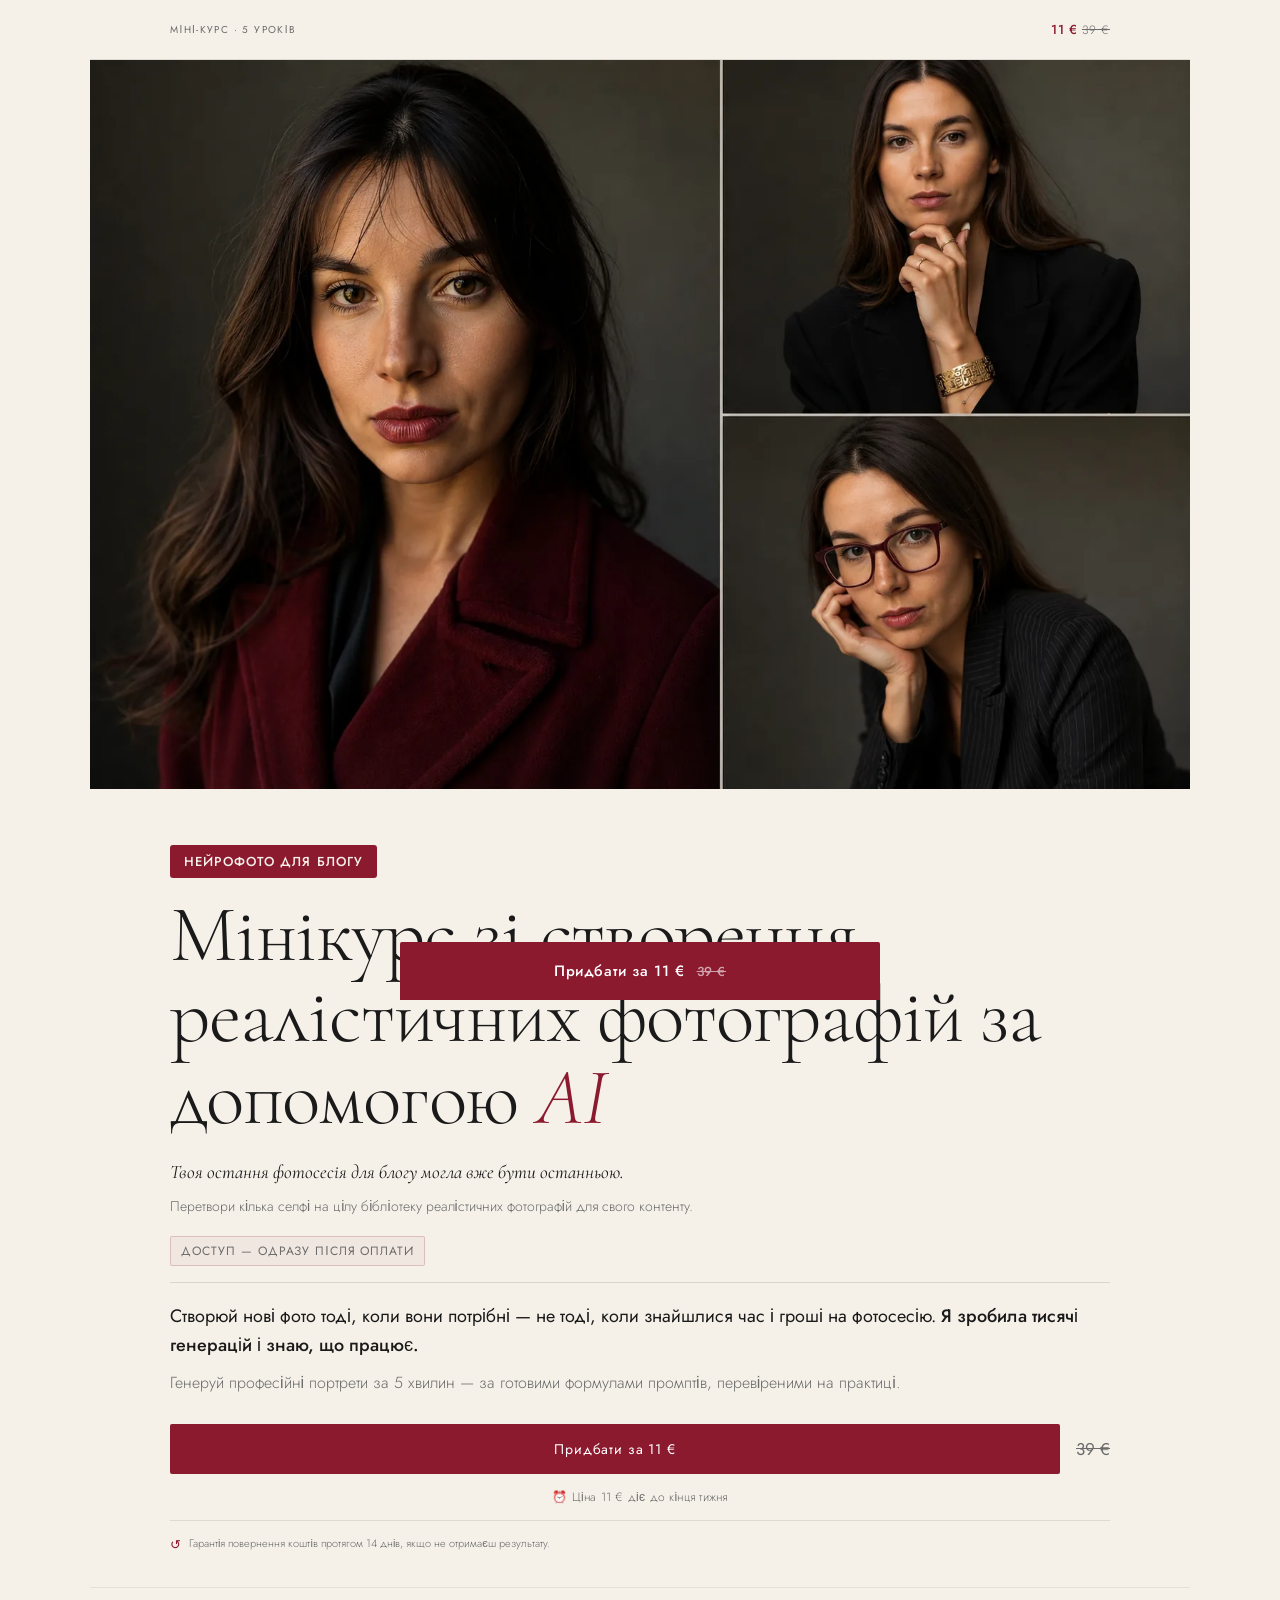
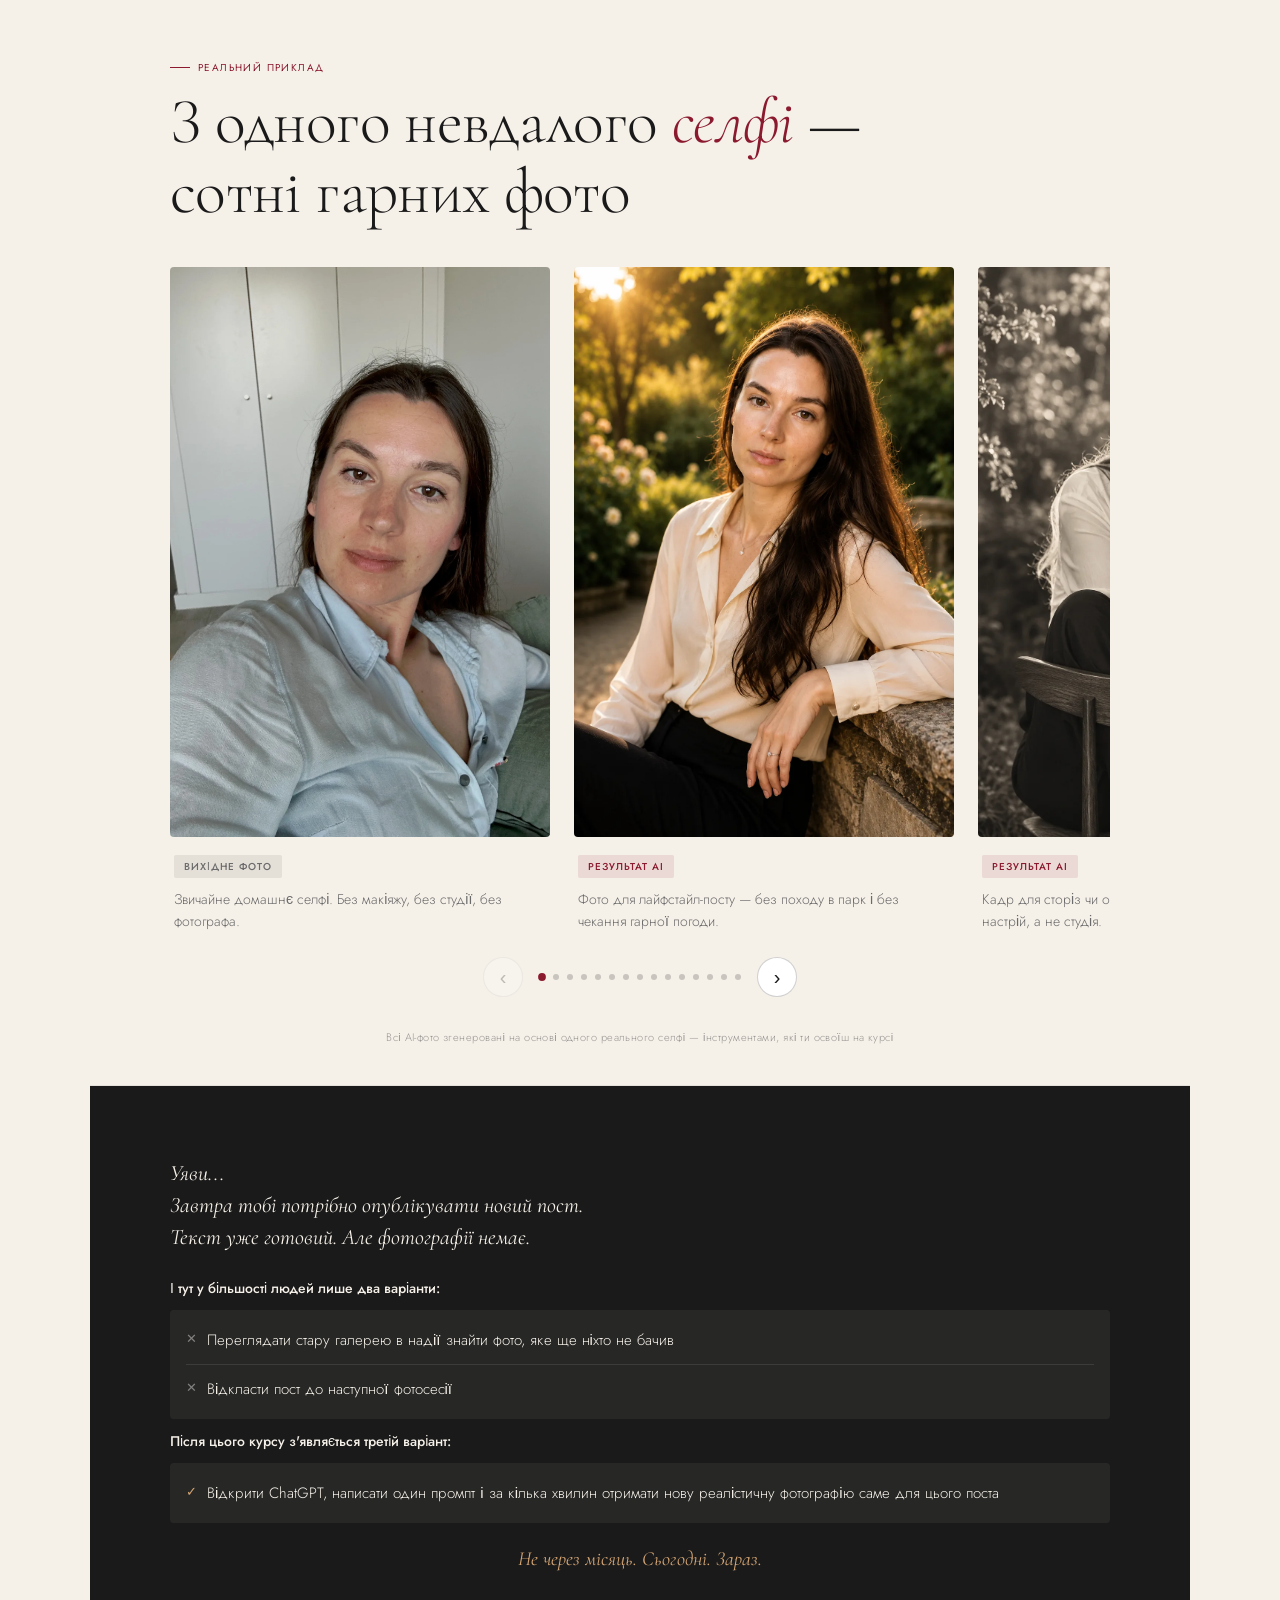
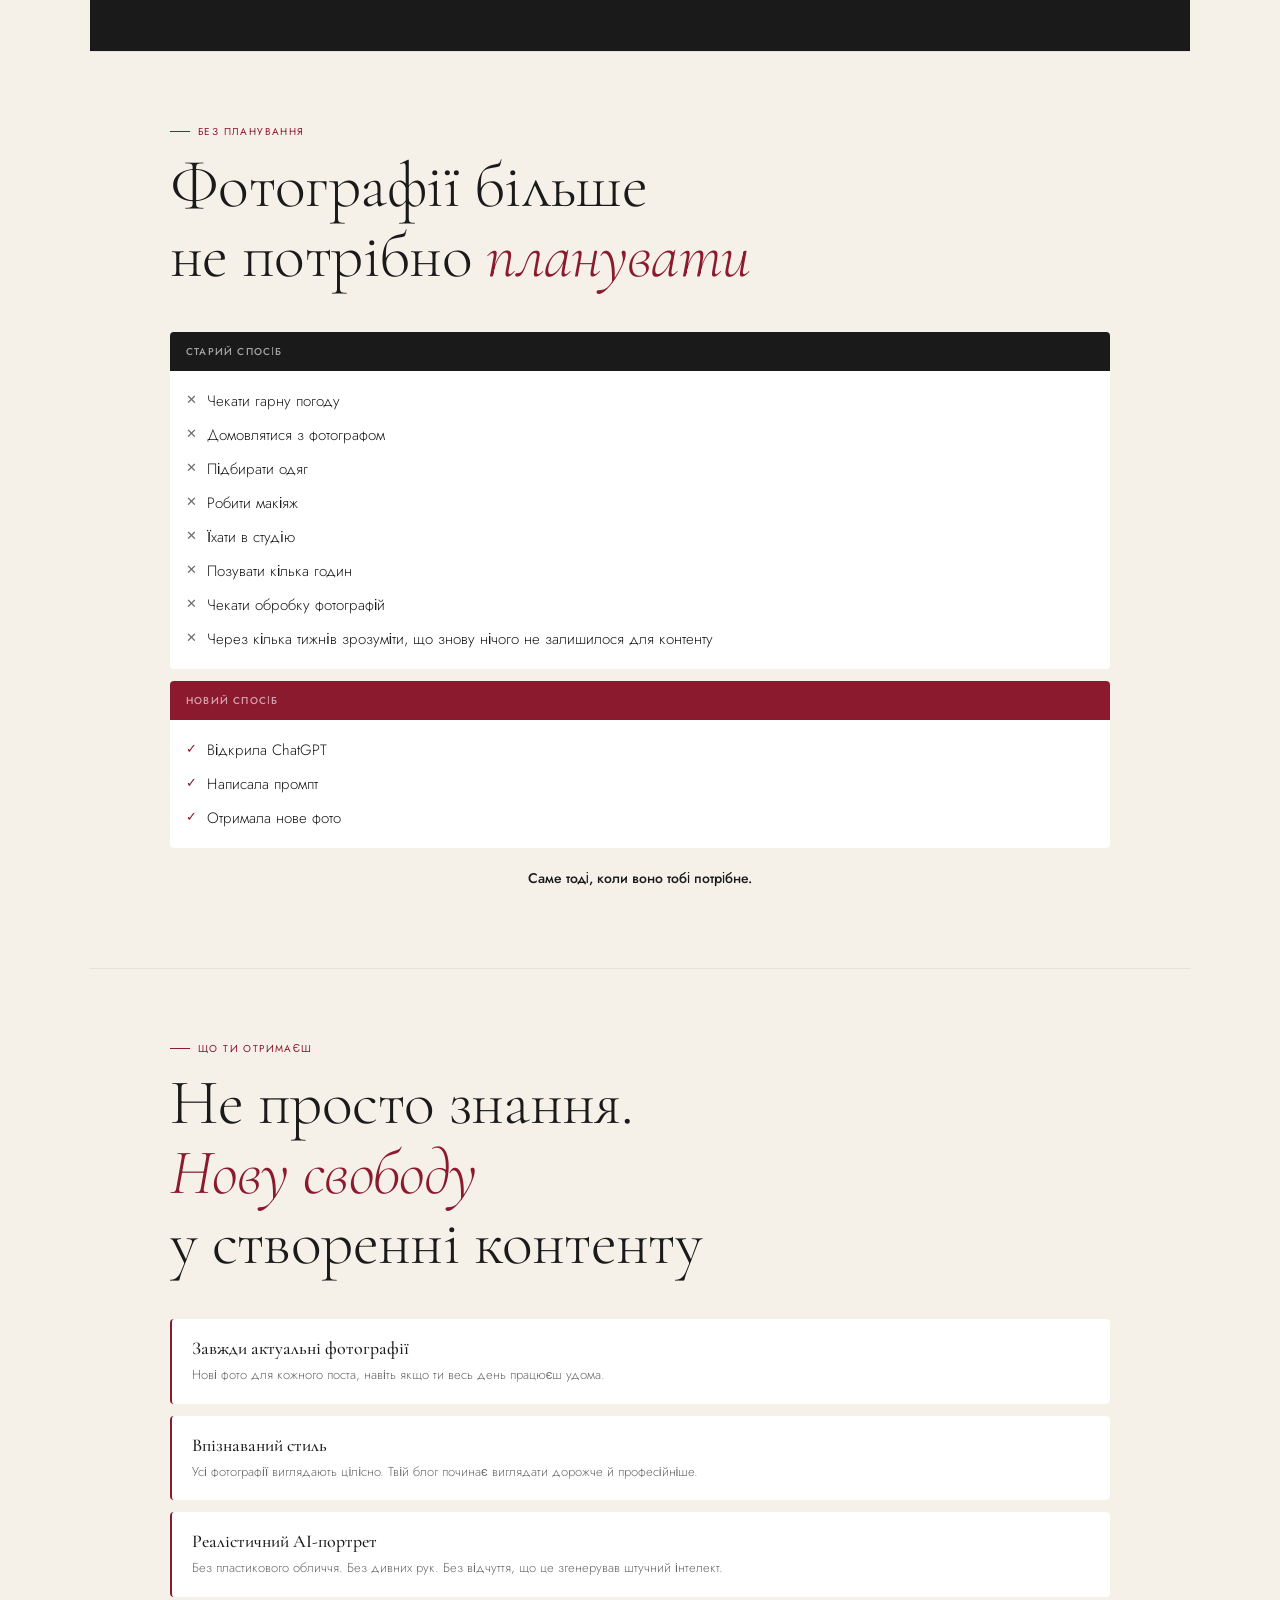
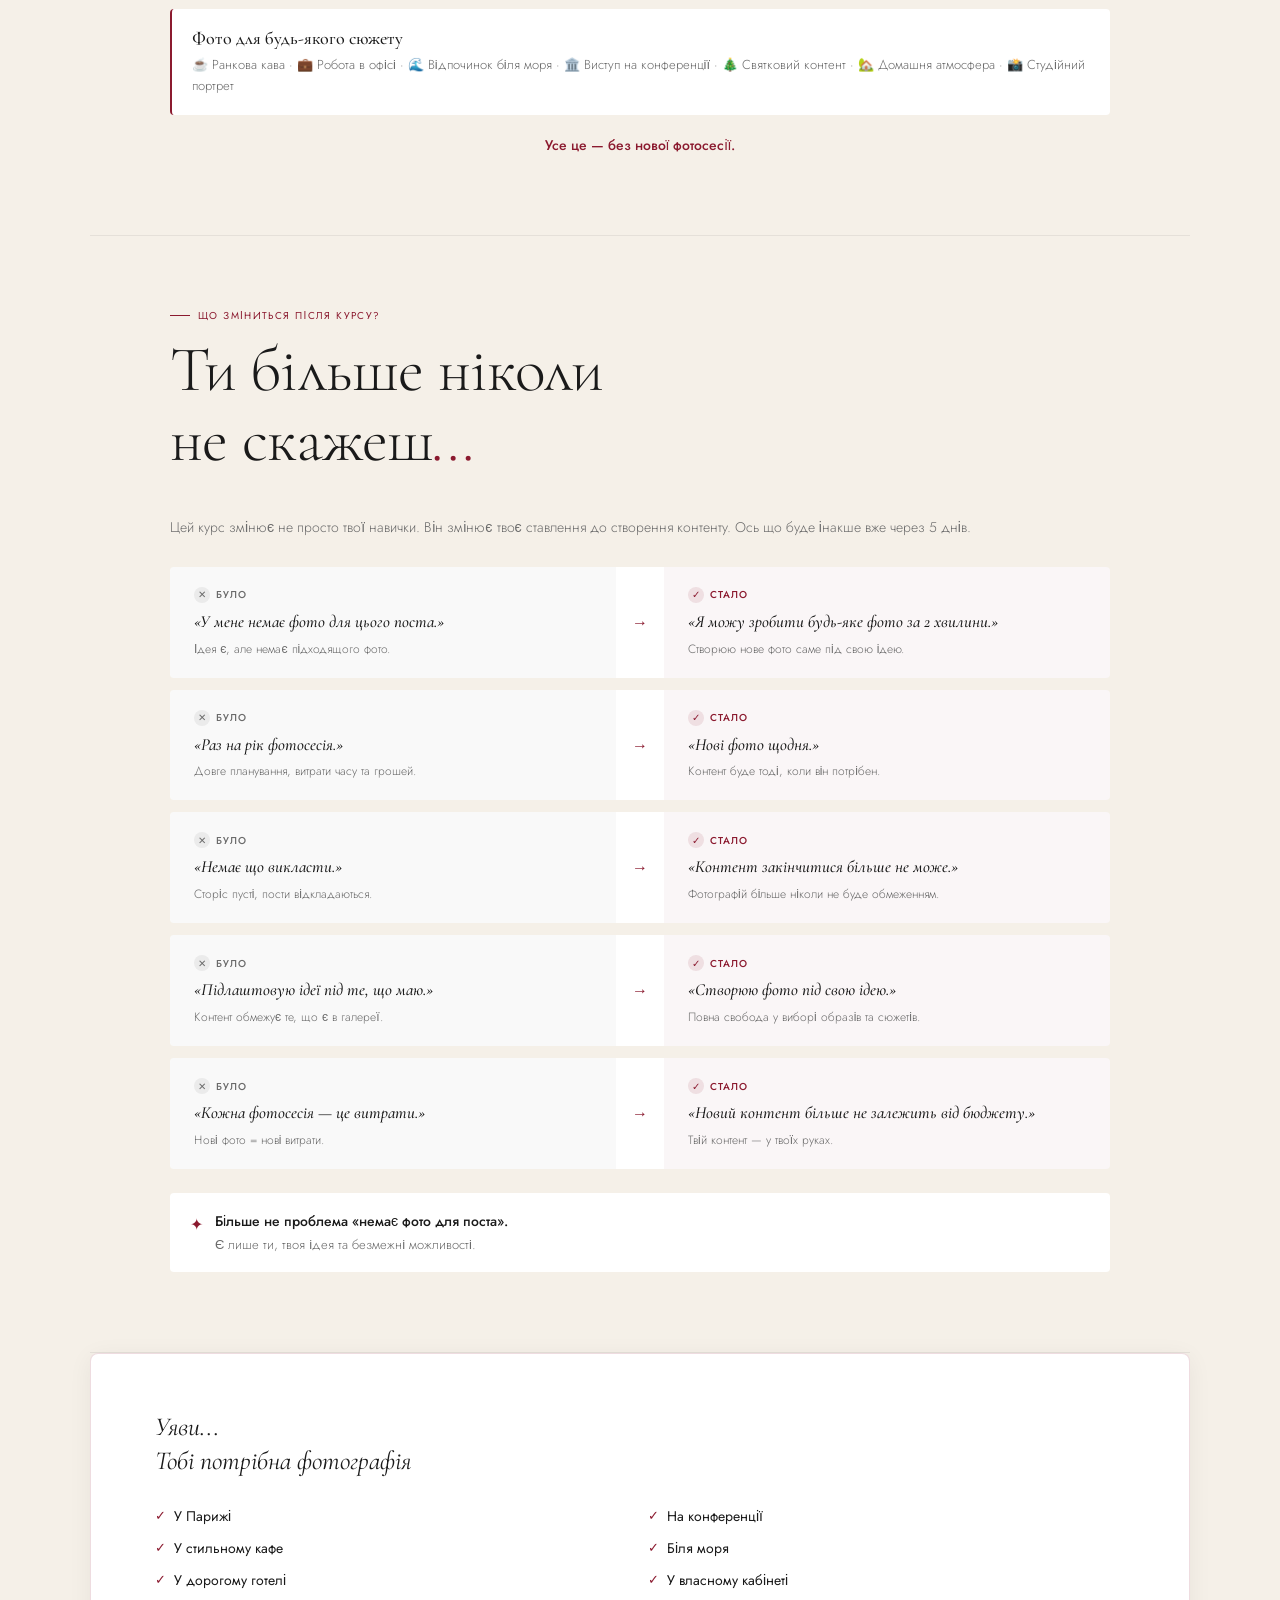
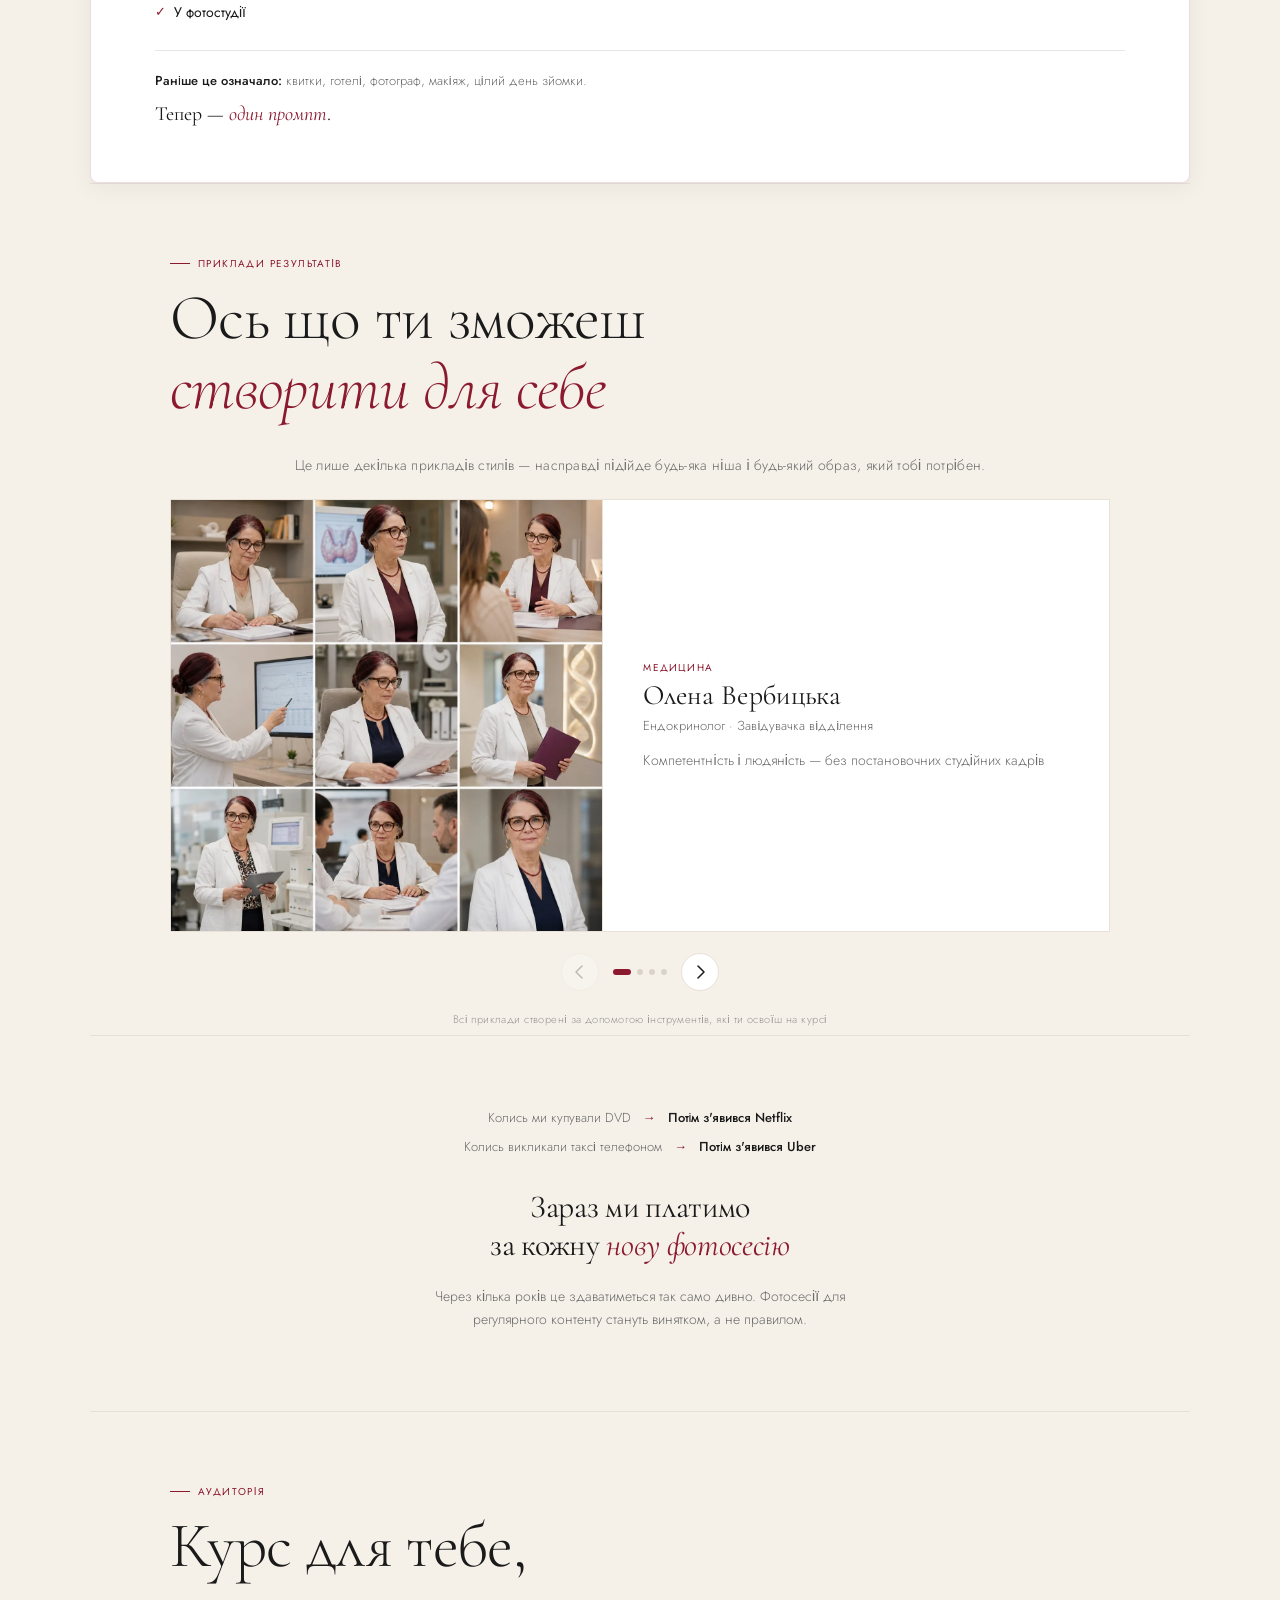
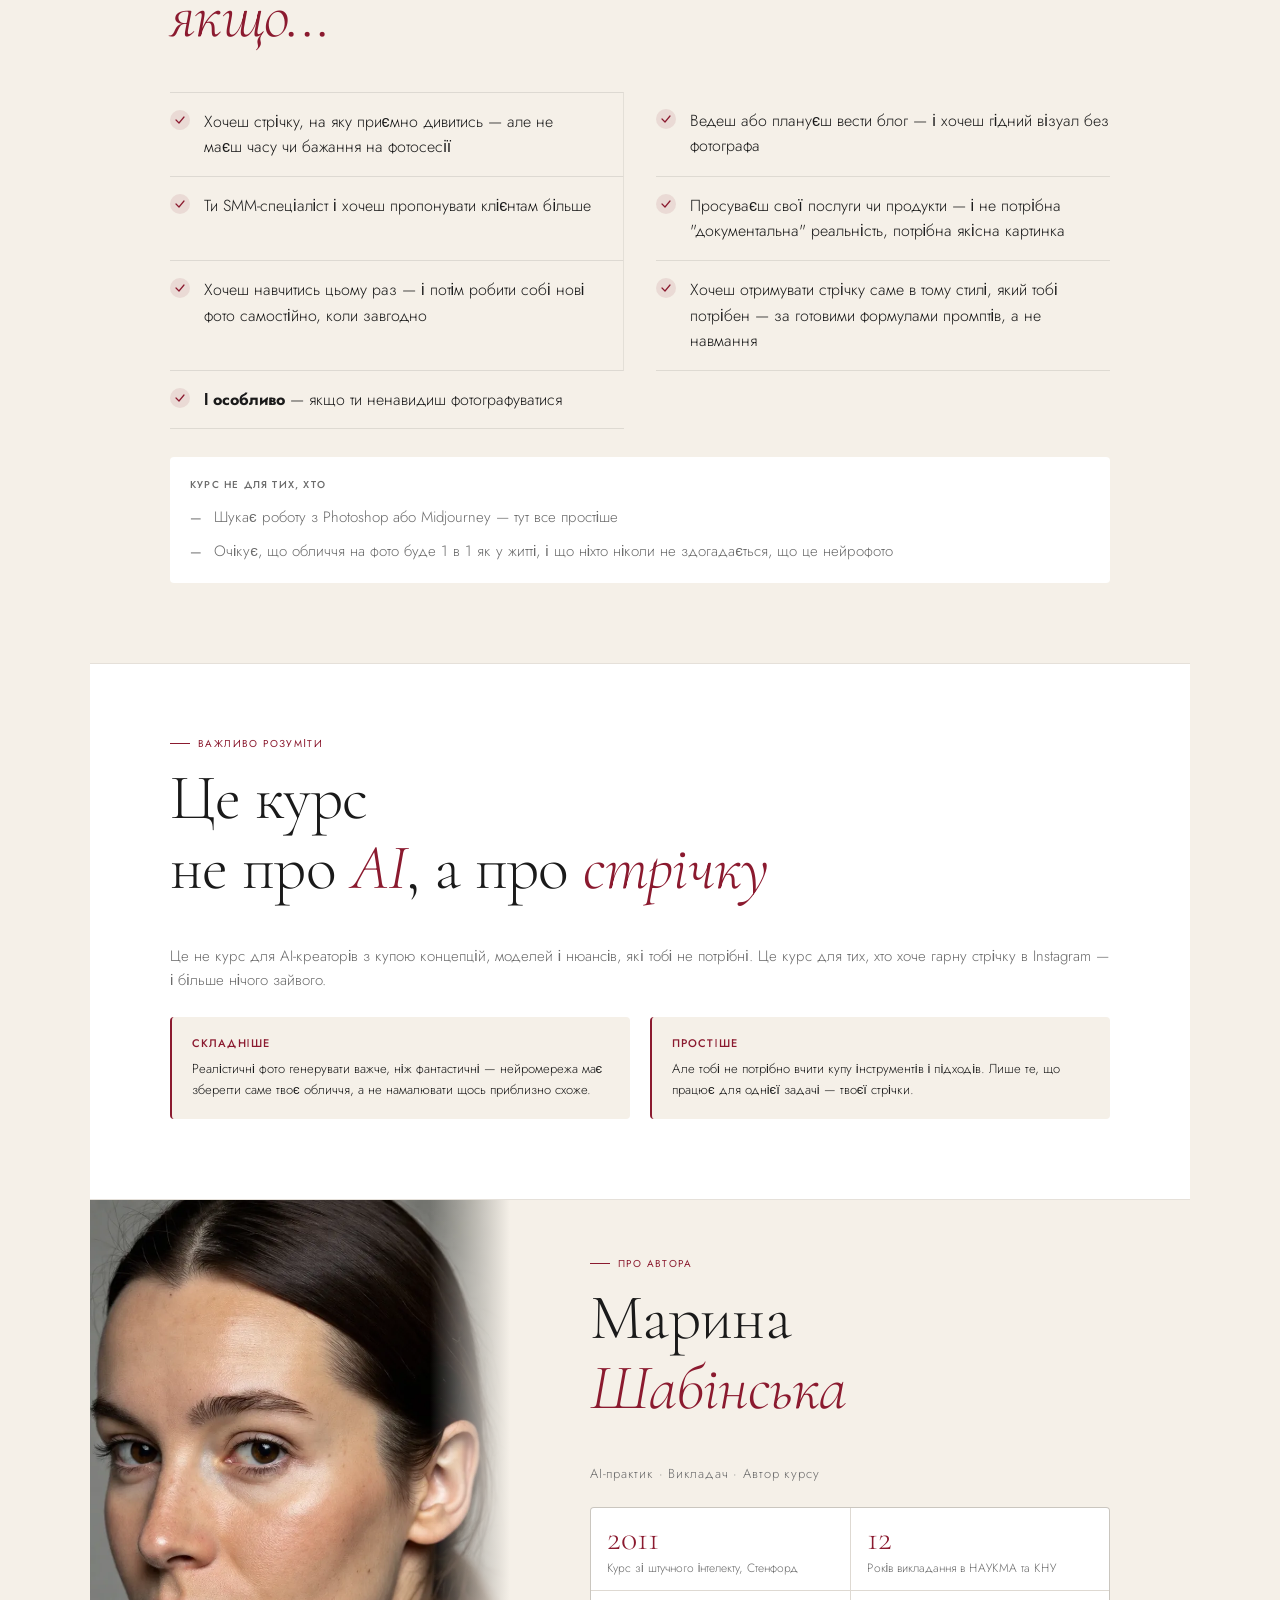
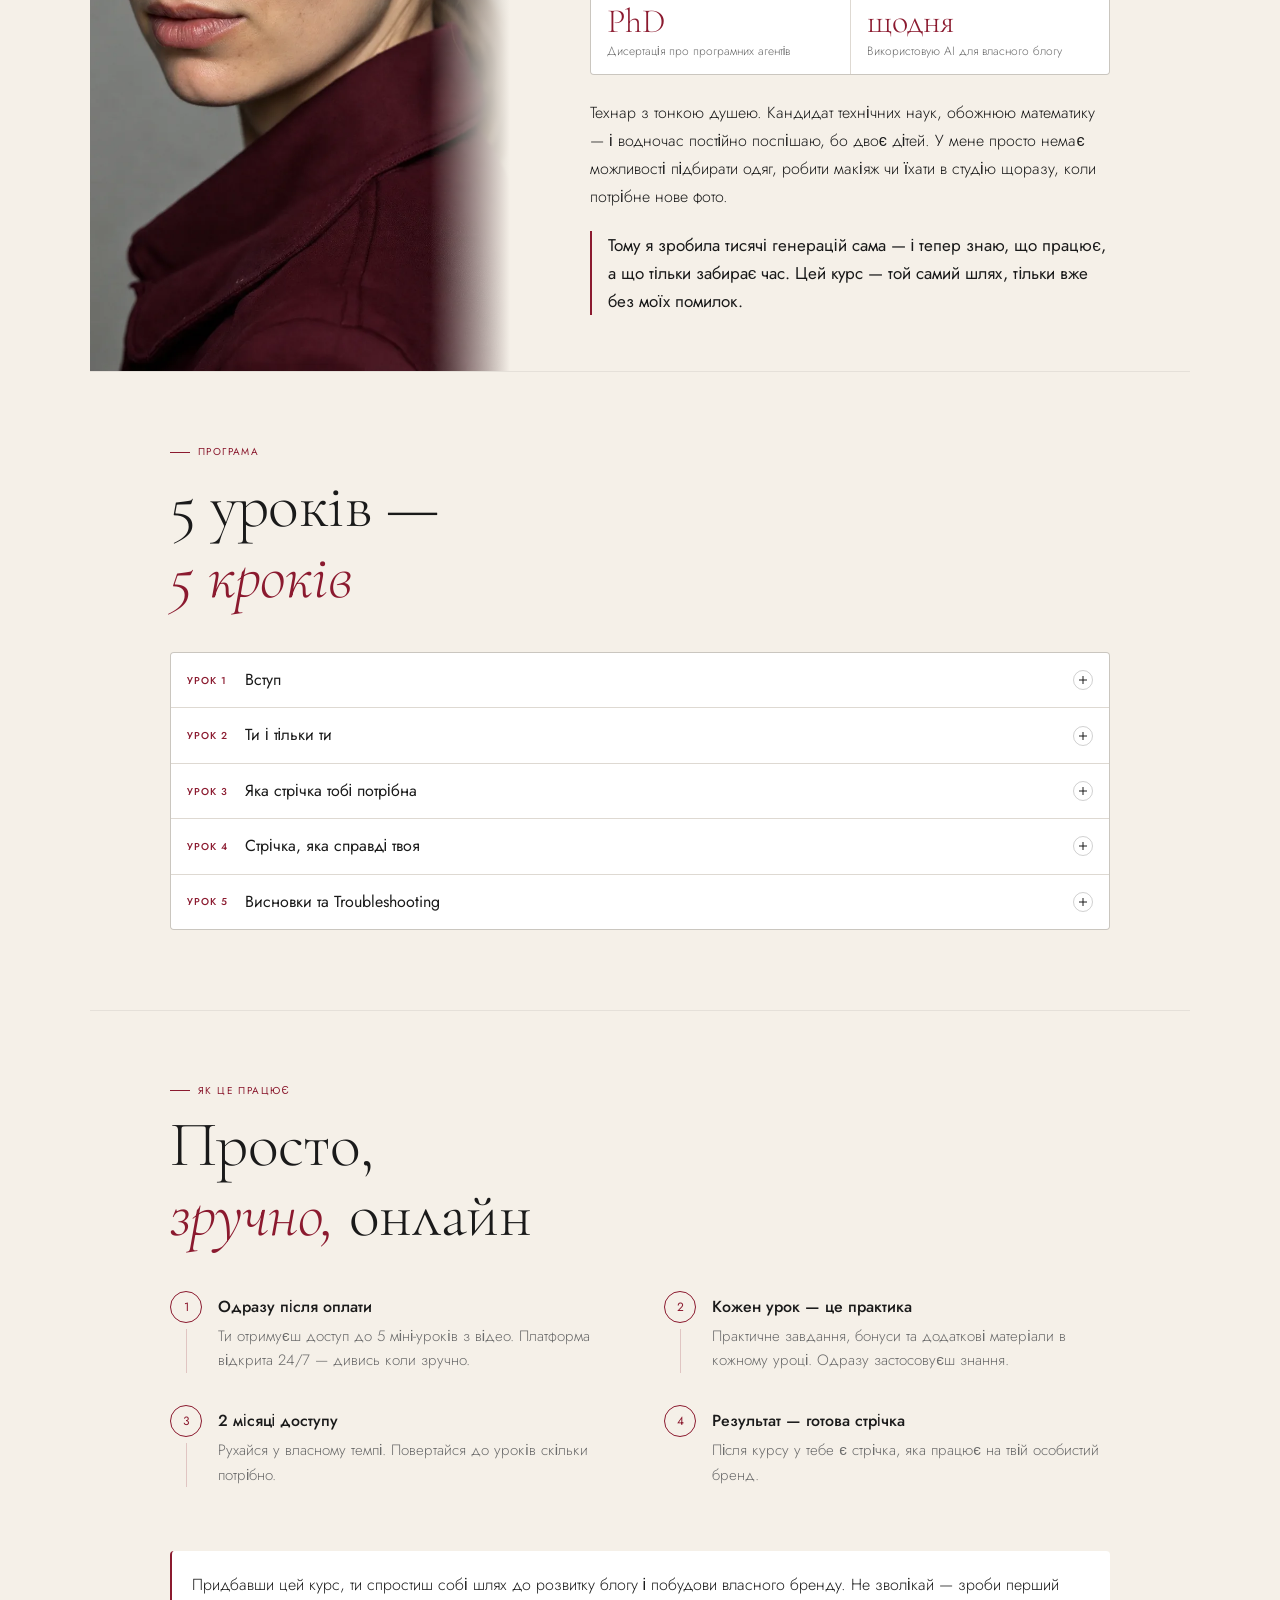
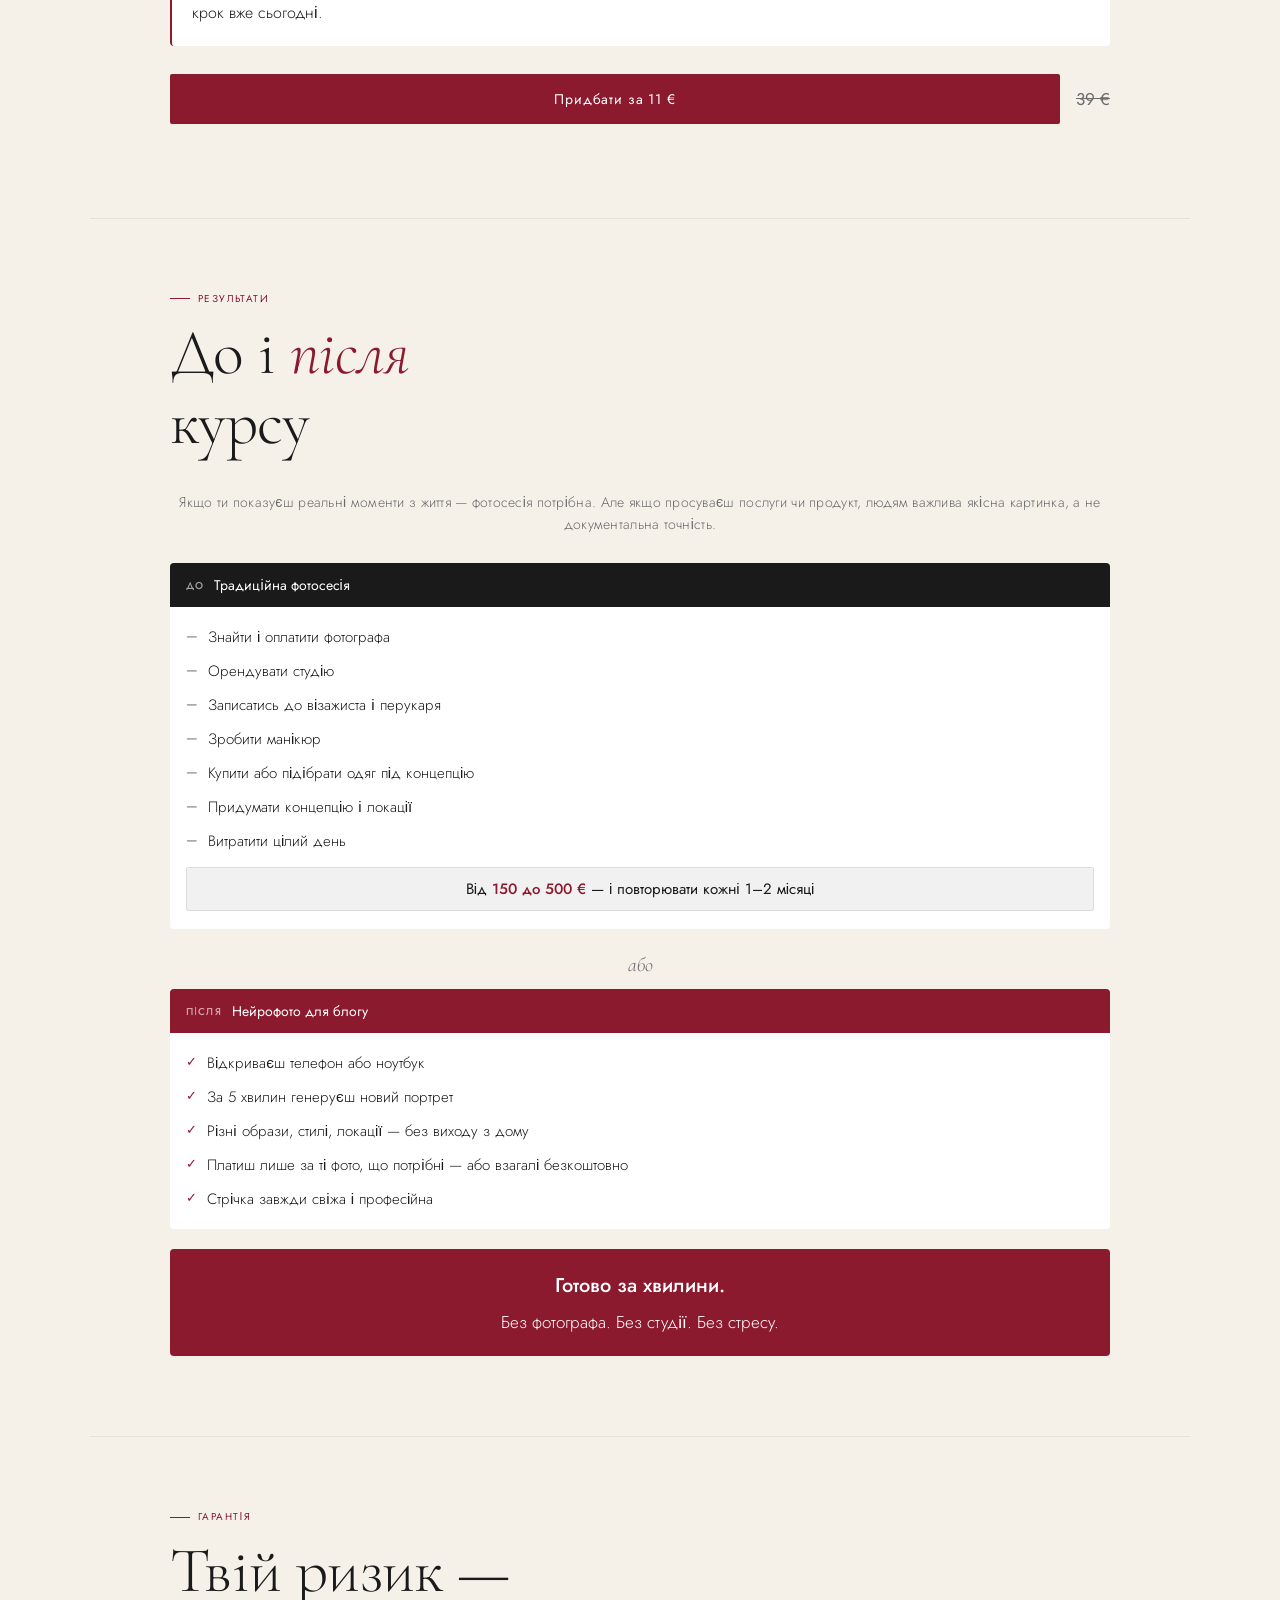
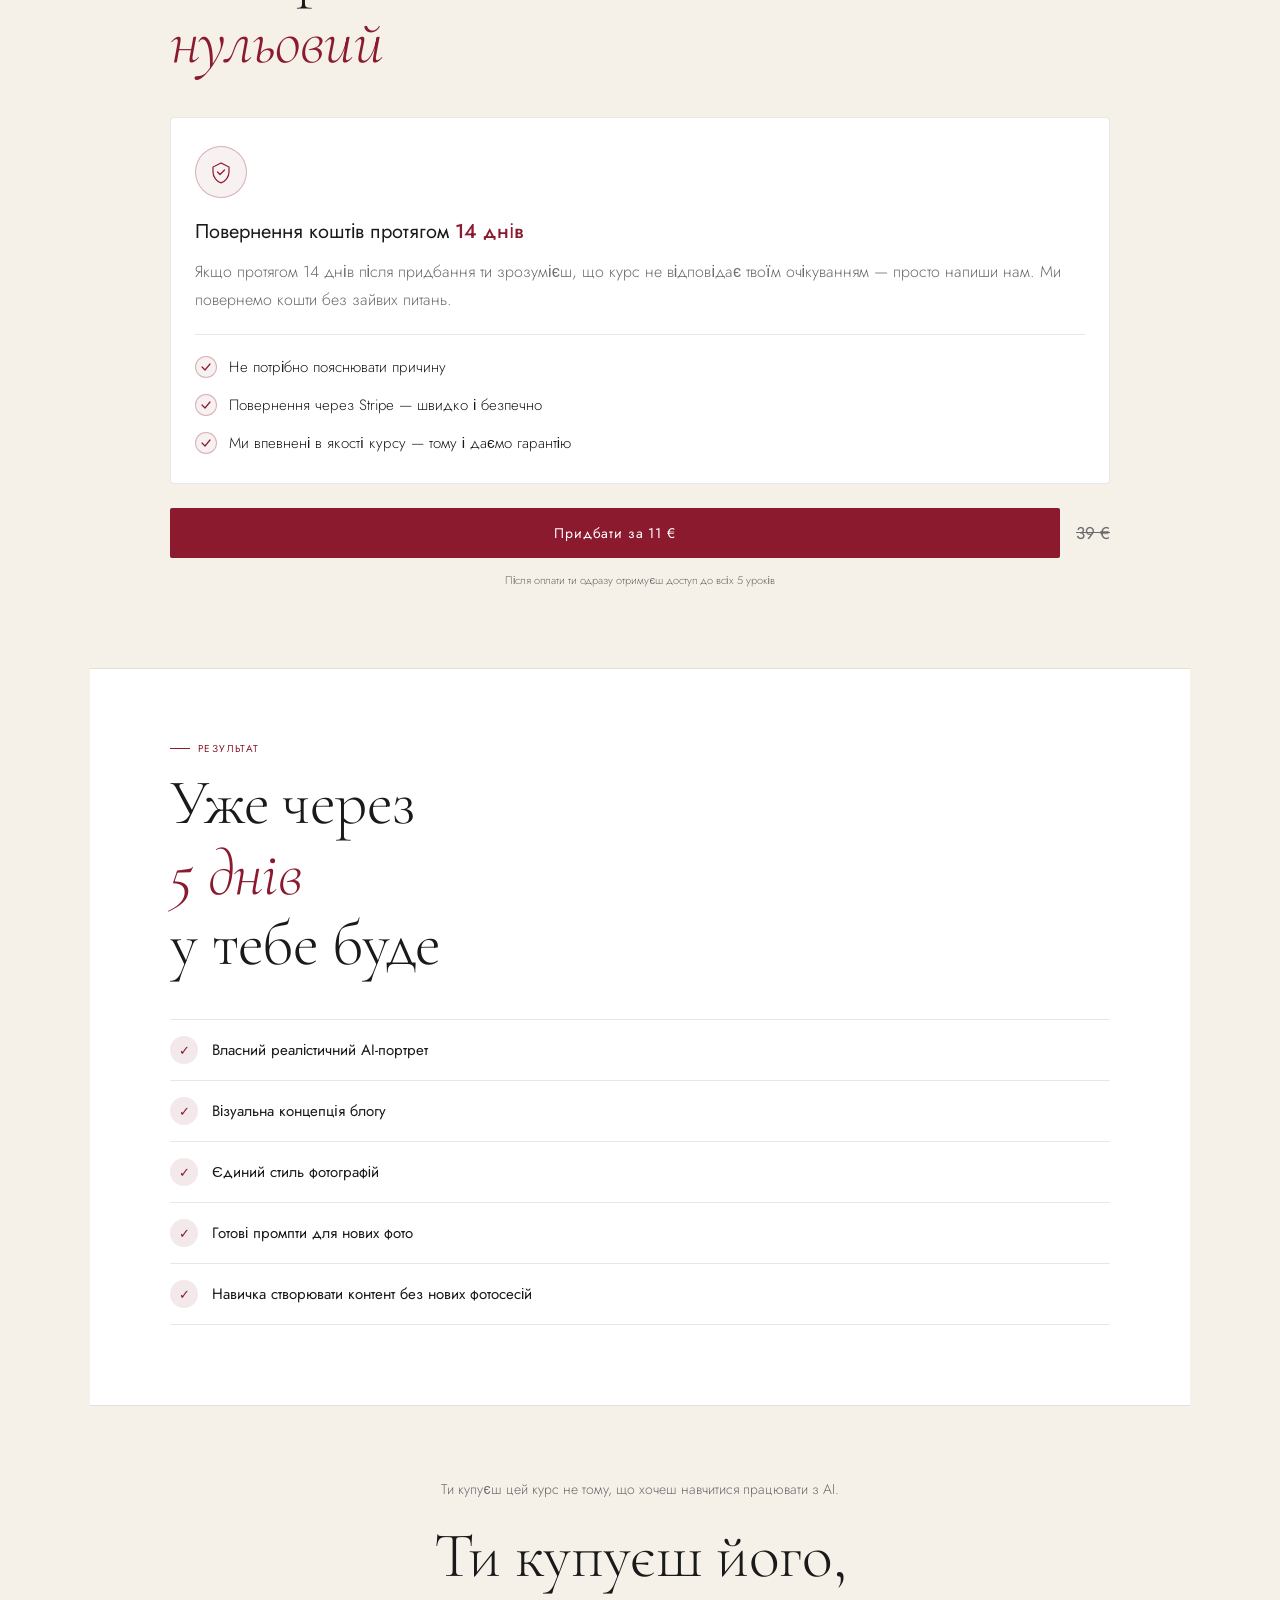
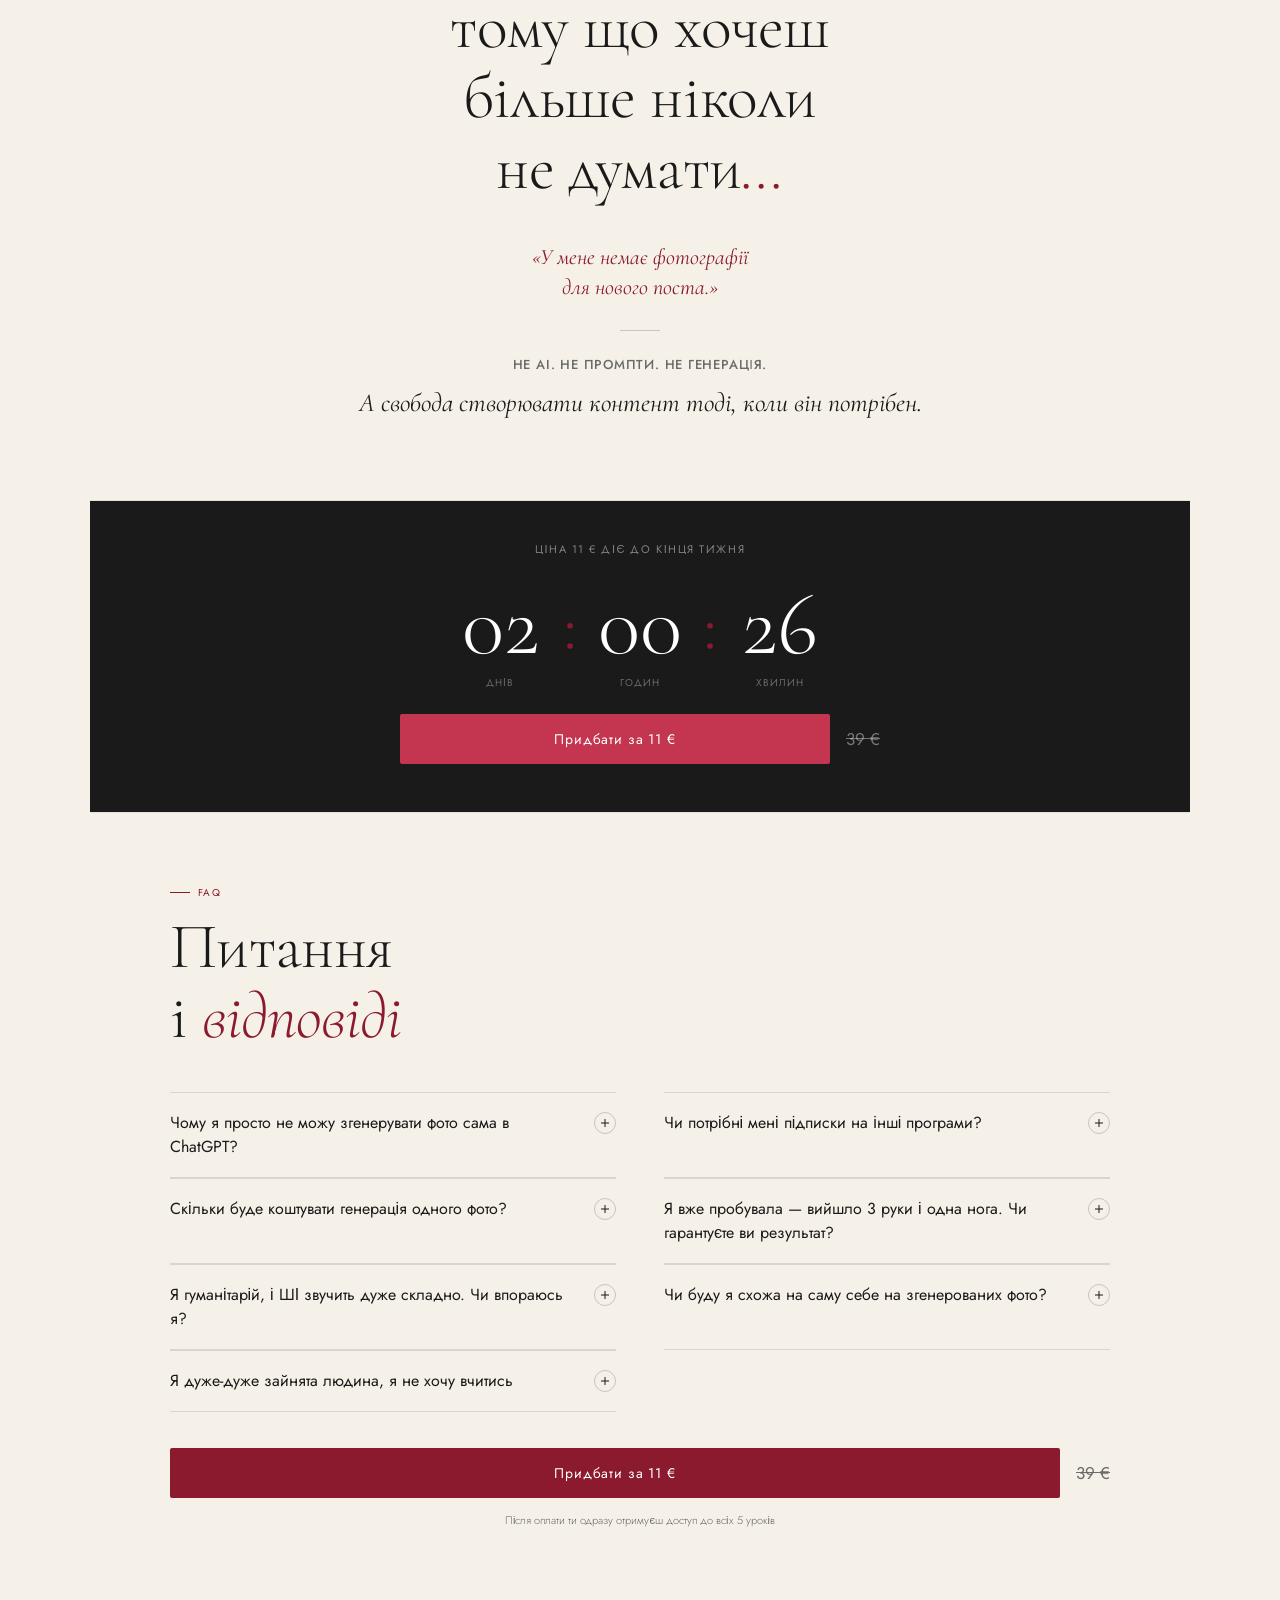
<file: index.html>
<!DOCTYPE html>
<html lang="uk">
<head>
<script defer src="https://cloud.umami.is/script.js" data-website-id="c542d079-4e57-41e3-927b-828218d63eb2"></script>
  <meta name="facebook-domain-verification" content="67614epetm6rq2m17c8aqzmd8y8np3" />
<meta charset="UTF-8">
<meta name="viewport" content="width=device-width, initial-scale=1.0">
<title>Нейрофото для блогу: Мінікурс зі створення реалістичних фотографій за допомогою AI</title>
<link rel="preconnect" href="https://fonts.googleapis.com">
<link rel="preconnect" href="https://fonts.gstatic.com" crossorigin>
<link rel="stylesheet" href="https://fonts.googleapis.com/css2?family=Cormorant+Garamond:ital,wght@0,300;0,400;0,600;1,300;1,400&family=Jost:wght@300;400;500&display=swap">
<!-- Meta Pixel Code -->
<script>
!function(f,b,e,v,n,t,s)
{if(f.fbq)return;n=f.fbq=function(){n.callMethod?
n.callMethod.apply(n,arguments):n.queue.push(arguments)};
if(!f._fbq)f._fbq=n;n.push=n;n.loaded=!0;n.version='2.0';
n.queue=[];t=b.createElement(e);t.async=!0;
t.src=v;s=b.getElementsByTagName(e)[0];
s.parentNode.insertBefore(t,s)}(window, document,'script',
'https://connect.facebook.net/en_US/fbevents.js');
fbq('init', '871716678655650');
fbq('track', 'PageView');
</script>
<noscript><img height="1" width="1" style="display:none"
src="https://www.facebook.com/tr?id=871716678655650&ev=PageView&noscript=1"
/></noscript>
<!-- End Meta Pixel Code -->
<link rel="icon" type="image/svg+xml" href="data:image/svg+xml,<svg xmlns=%27http://www.w3.org/2000/svg%27 viewBox=%270 0 32 32%27><rect width=%2732%27 height=%2732%27 rx=%278%27 fill=%27%238B1A2F%27/><circle cx=%2716%27 cy=%2716%27 r=%275%27 fill=%27none%27 stroke=%27white%27 stroke-width=%272%27/><rect x=%2710%27 y=%2710%27 width=%2712%27 height=%2210%27 rx=%272%27 fill=%27none%27 stroke=%27white%27 stroke-width=%271.5%27/><path d=%27M13 10 L14.5 8 h3 L19 10%27 fill=%27none%27 stroke=%27white%27 stroke-width=%271.5%27/></svg>">
<link rel="stylesheet" href="style.css">
</head>
<body>

  <!-- ЕКРАН 1 -->
  <div class="top-bar">
    <span class="top-tag">Міні-курс · 5 уроків</span>
    <span class="top-price">11 € <span style="color:var(--gray);text-decoration:line-through;font-weight:300;font-size:12px">39 €</span></span>
  </div>

<div class="photo-block">
  <img 
    src="assets/IMG_5251.webp" 
    alt="Нейрофото для блогу"
    width="1541" height="1021"
    style="width:100%;height:100%;object-fit:cover;object-position:center top;display:block;"
  >
</div>

  <div class="hero" id="hero">
    <div class="hero-label">Нейрофото для блогу</div>
    <h1>Мінікурс зі створення реалістичних фотографій за допомогою <em>AI</em></h1>
    <p class="hero-subline">Твоя остання фотосесія для блогу могла вже бути останньою.</p>
    <p class="hero-subline-sm">Перетвори кілька селфі на цілу бібліотеку реалістичних фотографій для свого контенту.</p>
    <div class="start-date">Доступ — одразу після оплати</div>
    <div class="hero-divider"></div>
    <p class="promise">Створюй нові фото тоді, коли вони потрібні — не тоді, коли знайшлися час і гроші на фотосесію. <strong>Я зробила тисячі генерацій і знаю, що працює.</strong></p>
    <p class="details">Генеруй професійні портрети за 5 хвилин — за готовими формулами промптів, перевіреними на практиці.</p>
    <div class="cta-block">
      <a href="https://buy.stripe.com/9B600c6W31XI2jR3Pkbo400" target="_blank" class="btn" onclick="fbq('track', 'InitiateCheckout', {value: 11.00, currency: 'EUR', content_ids: ['mini-course-ai-photo'], content_type: 'product', order_id: Date.now().toString()});">Придбати за 11 €</a>
      <span class="price-old">39 €</span>
    </div>
    <div class="date-cta">⏰ Ціна 11 € діє до кінця тижня</div>
    <div class="guarantee-line">Гарантія повернення коштів протягом 14 днів, якщо не отримаєш результату.</div>
  </div>

  <div class="screen-divider"></div>

  <!-- КАРУСЕЛЬ ДО/ПІСЛЯ -->
  <div class="section before-after-section" id="before-after">
    <div class="section-label">Реальний приклад</div>
    <h2>З одного невдалого <em>селфі</em> —<br>сотні гарних фото</h2>

    <div class="ba-carousel">
      <div class="ba-track" id="baTrack">

        <div class="ba-card">
          <div class="ba-img-wrap">
            <img src="assets/selfie_fixed.webp" alt="Звичайне селфі без макіяжу" width="1600" height="2133" loading="lazy">
          </div>
          <div class="ba-card-info">
            <div class="ba-tag ba-tag--before">Вихідне фото</div>
            <div class="ba-caption">Звичайне домашнє селфі. Без макіяжу, без студії, без фотографа.</div>
          </div>
        </div>

        <div class="ba-card">
          <div class="ba-img-wrap">
            <img src="assets/1AI.webp" alt="AI-портрет" width="1023" height="1537" loading="lazy">
          </div>
          <div class="ba-card-info">
            <div class="ba-tag ba-tag--after">Результат AI</div>
            <div class="ba-caption">Фото для лайфстайл-посту — без походу в парк і без чекання гарної погоди.</div>
          </div>
        </div>
        <div class="ba-card">
          <div class="ba-img-wrap">
            <img src="assets/2AI.webp" alt="AI-портрет" width="1023" height="1537" loading="lazy">
          </div>
          <div class="ba-card-info">
            <div class="ba-tag ba-tag--after">Результат AI</div>
            <div class="ba-caption">Кадр для сторіз чи особистого допису — коли потрібен настрій, а не студія.</div>
          </div>
        </div>
        <div class="ba-card">
          <div class="ba-img-wrap">
            <img src="assets/3AI.webp" alt="AI-портрет" width="1023" height="1537" loading="lazy">
          </div>
          <div class="ba-card-info">
            <div class="ba-tag ba-tag--after">Результат AI</div>
            <div class="ba-caption">Портрет для експертного контенту чи презентації — діловий образ без фотосесії.</div>
          </div>
        </div>
        <div class="ba-card">
          <div class="ba-img-wrap">
            <img src="assets/4AI.webp" alt="AI-портрет" width="1023" height="1537" loading="lazy">
          </div>
          <div class="ba-card-info">
            <div class="ba-tag ba-tag--after">Результат AI</div>
            <div class="ba-caption">Фото для профілю чи сайту — акуратний портрет на нейтральному фоні.</div>
          </div>
        </div>
        <div class="ba-card">
          <div class="ba-img-wrap">
            <img src="assets/5AI.webp" alt="AI-портрет" width="1023" height="1537" loading="lazy">
          </div>
          <div class="ba-card-info">
            <div class="ba-tag ba-tag--after">Результат AI</div>
            <div class="ba-caption">Фото для особистого допису чи розсилки — камерний, спокійний кадр.</div>
          </div>
        </div>
        <div class="ba-card">
          <div class="ba-img-wrap">
            <img src="assets/6AI.webp" alt="AI-портрет" width="1023" height="1537" loading="lazy">
          </div>
          <div class="ba-card-info">
            <div class="ba-tag ba-tag--after">Результат AI</div>
            <div class="ba-caption">Фото "з події" для соцмереж — навіть якщо ти нікуди не виходила з дому.</div>
          </div>
        </div>

        <div class="ba-card">
          <div class="ba-img-wrap">
            <img src="assets/ai_result_15.webp" alt="AI-портрет з вінком" width="1023" height="1537" loading="lazy">
          </div>
          <div class="ba-card-info">
            <div class="ba-tag ba-tag--after">Результат AI</div>
            <div class="ba-caption">Опинись серед золотого поля, де вітер грає з волоссям, а кінь — символ свободи та природи — тихо стоїть поруч.</div>
          </div>
        </div> 
        <div class="ba-card">
          <div class="ba-img-wrap">
            <img src="assets/ai_result_14.webp" alt="AI-портрет з вінком" width="1023" height="1537" loading="lazy">
          </div>
          <div class="ba-card-info">
            <div class="ba-tag ba-tag--after">Результат AI</div>
            <div class="ba-caption">Уяви себе в діловому костюмі серед вулиць міста — ритм кроків, кава, що ще парує в руці.</div>
          </div>
        </div>        <div class="ba-card">
          <div class="ba-img-wrap">
            <img src="assets/ai_result_13.webp" alt="AI-портрет з вінком" width="1122" height="1402" loading="lazy">
          </div>
          <div class="ba-card-info">
            <div class="ba-tag ba-tag--after">Результат AI</div>
            <div class="ba-caption">Дозволь собі тишу ранку: дерев'яний стіл, щоденник, думки, що самі лягають рядками.</div>
          </div>
        </div>        <div class="ba-card">
          <div class="ba-img-wrap">
            <img src="assets/ai_result_11.webp" alt="AI-портрет з вінком" width="1023" height="1537" loading="lazy">
          </div>
          <div class="ba-card-info">
            <div class="ba-tag ba-tag--after">Результат AI</div>
            <div class="ba-caption">Торкнись подумки теплого вересневого поля, де сонце золотить кожну травинку.</div>
          </div>
        </div>        <div class="ba-card">
          <div class="ba-img-wrap">
            <img src="assets/ai_result_10.webp" alt="AI-портрет з вінком" width="1023" height="1537" loading="lazy">
          </div>
          <div class="ba-card-info">
            <div class="ba-tag ba-tag--after">Результат AI</div>
            <div class="ba-caption">Сховайся за мереживом таємниці — квітка в руці каже більше, ніж слова.</div>
          </div>
        </div>        <div class="ba-card">
          <div class="ba-img-wrap">
            <img src="assets/ai_result_9.webp" alt="AI-портрет з вінком" width="1023" height="1537" loading="lazy">
          </div>
          <div class="ba-card-info">
            <div class="ba-tag ba-tag--after">Результат AI</div>
            <div class="ba-caption">Поринь у вечір біля річки, де вінок із польових квітів провіщає Купальську ніч.</div>
          </div>
        </div>
        <div class="ba-card">
          <div class="ba-img-wrap">
            <img src="assets/ai_result_1.webp" alt="AI-портрет з вінком" width="1092" height="1092" loading="lazy">
          </div>
          <div class="ba-card-info">
            <div class="ba-tag ba-tag--after">Результат AI</div>
            <div class="ba-caption">Впіймай промені заходу на Івана Купала — вінок на голові, спокій у погляді.</div>
          </div>
        </div>

        <div class="ba-card">
          <div class="ba-img-wrap">
            <img src="assets/ai_result_2.webp" alt="AI-портрет у саду" width="1023" height="1537" loading="lazy">
          </div>
          <div class="ba-card-info">
            <div class="ba-tag ba-tag--after">Результат AI</div>
            <div class="ba-caption">Побудь на терасі над морем, де кава поруч перетворює роботу на насолоду.</div>
          </div>
        </div>

      </div>

      <div class="ba-nav">
        <button class="ba-btn" id="baPrev" disabled>‹</button>
        <div class="ba-dots" id="baDots"></div>
        <button class="ba-btn" id="baNext">›</button>
      </div>
    </div>

    <p class="ba-note">Всі AI-фото згенеровані на основі одного реального селфі — інструментами, які ти освоїш на курсі</p>
  </div>

  <div class="screen-divider"></div>

  <!-- ЕКРАН 2: СЦЕНАРІЙ "ЗАВТРА ПОСТ" -->
  <div class="section scenario-section" id="scenario">
    <p class="scenario-intro">Уяви...<br>Завтра тобі потрібно опублікувати новий пост.<br>Текст уже готовий. Але фотографії немає.</p>
    <p class="scenario-lead">І тут у більшості людей лише два варіанти:</p>
    <div class="block">
      <div class="block-body">
        <div class="block-item">
          <div class="block-icon">✕</div>
          <div class="block-text">Переглядати стару галерею в надії знайти фото, яке ще ніхто не бачив</div>
        </div>
        <div class="block-item">
          <div class="block-icon">✕</div>
          <div class="block-text">Відкласти пост до наступної фотосесії</div>
        </div>
      </div>
    </div>
    <p class="scenario-lead">Після цього курсу з'являється третій варіант:</p>
    <div class="block">
      <div class="block-body">
        <div class="block-item">
          <div class="block-icon check">✓</div>
          <div class="block-text">Відкрити ChatGPT, написати один промпт і за кілька хвилин отримати нову реалістичну фотографію саме для цього поста</div>
        </div>
      </div>
    </div>
    <p class="scenario-footer">Не через місяць. Сьогодні. Зараз.</p>
  </div>

  <div class="screen-divider"></div>

  <!-- ЕКРАН: СТАРИЙ СПОСІБ / НОВИЙ СПОСІБ -->
  <div class="section" id="old-vs-new">
    <div class="section-label">Без планування</div>
    <h2>Фотографії більше<br>не потрібно <em>планувати</em></h2>
    <div class="block">
      <div class="block-header before"><div class="block-tag">Старий спосіб</div></div>
      <div class="block-body">
        <div class="block-item"><div class="block-icon">✕</div><div class="block-text">Чекати гарну погоду</div></div>
        <div class="block-item"><div class="block-icon">✕</div><div class="block-text">Домовлятися з фотографом</div></div>
        <div class="block-item"><div class="block-icon">✕</div><div class="block-text">Підбирати одяг</div></div>
        <div class="block-item"><div class="block-icon">✕</div><div class="block-text">Робити макіяж</div></div>
        <div class="block-item"><div class="block-icon">✕</div><div class="block-text">Їхати в студію</div></div>
        <div class="block-item"><div class="block-icon">✕</div><div class="block-text">Позувати кілька годин</div></div>
        <div class="block-item"><div class="block-icon">✕</div><div class="block-text">Чекати обробку фотографій</div></div>
        <div class="block-item"><div class="block-icon">✕</div><div class="block-text">Через кілька тижнів зрозуміти, що знову нічого не залишилося для контенту</div></div>
      </div>
    </div>
    <div class="block">
      <div class="block-header after"><div class="block-tag">Новий спосіб</div></div>
      <div class="block-body">
        <div class="block-item"><div class="block-icon check">✓</div><div class="block-text">Відкрила ChatGPT</div></div>
        <div class="block-item"><div class="block-icon check">✓</div><div class="block-text">Написала промпт</div></div>
        <div class="block-item"><div class="block-icon check">✓</div><div class="block-text">Отримала нове фото</div></div>
      </div>
    </div>
    <p class="old-vs-new-footer">Саме тоді, коли воно тобі потрібне.</p>
  </div>

  <div class="screen-divider"></div>

  <!-- ЕКРАН: ЩО ТИ ОТРИМАЄШ -->
  <div class="section" id="benefits">
    <div class="section-label">Що ти отримаєш</div>
    <h2>Не просто знання.<br><em>Нову свободу</em><br>у створенні контенту</h2>
    <div class="benefits-list">
      <div class="benefit-card">
        <div class="benefit-title">Завжди актуальні фотографії</div>
        <div class="benefit-text">Нові фото для кожного поста, навіть якщо ти весь день працюєш удома.</div>
      </div>
      <div class="benefit-card">
        <div class="benefit-title">Впізнаваний стиль</div>
        <div class="benefit-text">Усі фотографії виглядають цілісно. Твій блог починає виглядати дорожче й професійніше.</div>
      </div>
      <div class="benefit-card">
        <div class="benefit-title">Реалістичний AI-портрет</div>
        <div class="benefit-text">Без пластикового обличчя. Без дивних рук. Без відчуття, що це згенерував штучний інтелект.</div>
      </div>
      <div class="benefit-card">
        <div class="benefit-title">Фото для будь-якого сюжету</div>
        <div class="benefit-text">☕ Ранкова кава · 💼 Робота в офісі · 🌊 Відпочинок біля моря · 🏛️ Виступ на конференції · 🎄 Святковий контент · 🏡 Домашня атмосфера · 📸 Студійний портрет</div>
      </div>
    </div>
    <p class="benefits-footer">Усе це — без нової фотосесії.</p>
  </div>

  <div class="screen-divider"></div>

  <!-- ЕКРАН: ЩО ЗМІНИТЬСЯ ПІСЛЯ КУРСУ -->
  <div class="section" id="transformation">
    <div class="section-label">Що зміниться після курсу?</div>
    <h2>Ти більше ніколи<br>не скажеш<em>...</em></h2>
    <p class="transformation-intro">Цей курс змінює не просто твої навички. Він змінює твоє ставлення до створення контенту. Ось що буде інакше вже через 5 днів.</p>
    <div class="transformation-list">
      <div class="transformation-row">
        <div class="transformation-col before">
          <div class="transformation-label"><span class="transformation-icon">✕</span>Було</div>
          <div class="transformation-quote">«У мене немає фото для цього поста.»</div>
          <div class="transformation-note">Ідея є, але немає підходящого фото.</div>
        </div>
        <div class="transformation-arrow">→</div>
        <div class="transformation-col after">
          <div class="transformation-label"><span class="transformation-icon check">✓</span>Стало</div>
          <div class="transformation-quote">«Я можу зробити будь-яке фото за 2 хвилини.»</div>
          <div class="transformation-note">Створюю нове фото саме під свою ідею.</div>
        </div>
      </div>
      <div class="transformation-row">
        <div class="transformation-col before">
          <div class="transformation-label"><span class="transformation-icon">✕</span>Було</div>
          <div class="transformation-quote">«Раз на рік фотосесія.»</div>
          <div class="transformation-note">Довге планування, витрати часу та грошей.</div>
        </div>
        <div class="transformation-arrow">→</div>
        <div class="transformation-col after">
          <div class="transformation-label"><span class="transformation-icon check">✓</span>Стало</div>
          <div class="transformation-quote">«Нові фото щодня.»</div>
          <div class="transformation-note">Контент буде тоді, коли він потрібен.</div>
        </div>
      </div>
      <div class="transformation-row">
        <div class="transformation-col before">
          <div class="transformation-label"><span class="transformation-icon">✕</span>Було</div>
          <div class="transformation-quote">«Немає що викласти.»</div>
          <div class="transformation-note">Сторіс пусті, пости відкладаються.</div>
        </div>
        <div class="transformation-arrow">→</div>
        <div class="transformation-col after">
          <div class="transformation-label"><span class="transformation-icon check">✓</span>Стало</div>
          <div class="transformation-quote">«Контент закінчитися більше не може.»</div>
          <div class="transformation-note">Фотографій більше ніколи не буде обмеженням.</div>
        </div>
      </div>
      <div class="transformation-row">
        <div class="transformation-col before">
          <div class="transformation-label"><span class="transformation-icon">✕</span>Було</div>
          <div class="transformation-quote">«Підлаштовую ідеї під те, що маю.»</div>
          <div class="transformation-note">Контент обмежує те, що є в галереї.</div>
        </div>
        <div class="transformation-arrow">→</div>
        <div class="transformation-col after">
          <div class="transformation-label"><span class="transformation-icon check">✓</span>Стало</div>
          <div class="transformation-quote">«Створюю фото під свою ідею.»</div>
          <div class="transformation-note">Повна свобода у виборі образів та сюжетів.</div>
        </div>
      </div>
      <div class="transformation-row">
        <div class="transformation-col before">
          <div class="transformation-label"><span class="transformation-icon">✕</span>Було</div>
          <div class="transformation-quote">«Кожна фотосесія — це витрати.»</div>
          <div class="transformation-note">Нові фото = нові витрати.</div>
        </div>
        <div class="transformation-arrow">→</div>
        <div class="transformation-col after">
          <div class="transformation-label"><span class="transformation-icon check">✓</span>Стало</div>
          <div class="transformation-quote">«Новий контент більше не залежить від бюджету.»</div>
          <div class="transformation-note">Твій контент — у твоїх руках.</div>
        </div>
      </div>
    </div>
    <div class="transformation-footer">
      <span class="transformation-footer-icon">✦</span>
      <div>
        <div class="transformation-footer-main">Більше не проблема «немає фото для поста».</div>
        <div class="transformation-footer-sub">Є лише ти, твоя ідея та безмежні можливості.</div>
      </div>
    </div>
  </div>

  <div class="screen-divider"></div>

  <!-- ЕКРАН: УЯВИ ЛОКАЦІЇ -->
  <div class="section locations-section" id="locations">
    <p class="locations-intro">Уяви...<br>Тобі потрібна фотографія</p>
    <div class="locations-grid">
      <div class="location-item"><span class="location-check">✓</span>У Парижі</div>
      <div class="location-item"><span class="location-check">✓</span>На конференції</div>
      <div class="location-item"><span class="location-check">✓</span>У стильному кафе</div>
      <div class="location-item"><span class="location-check">✓</span>Біля моря</div>
      <div class="location-item"><span class="location-check">✓</span>У дорогому готелі</div>
      <div class="location-item"><span class="location-check">✓</span>У власному кабінеті</div>
      <div class="location-item"><span class="location-check">✓</span>У фотостудії</div>
    </div>
    <div class="locations-contrast">
      <div class="locations-before"><span class="locations-before-label">Раніше це означало:</span> квитки, готелі, фотограф, макіяж, цілий день зйомки.</div>
      <div class="locations-now">Тепер — <em>один промпт</em>.</div>
    </div>
  </div>

  <div class="screen-divider"></div>

  <!-- ГАЛЕРЕЯ ПРИКЛАДІВ -->
  <div class="section gallery-section" id="gallery">
    <div class="section-label">Приклади результатів</div>
    <h2>Ось що ти зможеш<br><em>створити для себе</em></h2>
    <p class="gallery-subtitle">Це лише декілька прикладів стилів — насправді підійде будь-яка ніша і будь-який образ, який тобі потрібен.</p>

    <div class="gallery-carousel" id="galleryCarousel">
      <div class="gallery-track" id="galleryTrack">

        <div class="gallery-card">
          <div class="gallery-img-wrap">
            <img src="assets/d7befd0d-6c47-404c-afa5-875f3be6ecb1.webp" alt="Олена Вербицька — ендокринолог" width="1254" height="1254" loading="lazy">
          </div>
          <div class="gallery-card-info">
            <div class="gallery-tag">Медицина</div>
            <div class="gallery-name">Олена Вербицька</div>
            <div class="gallery-role">Ендокринолог · Завідувачка відділення</div>
            <div class="gallery-desc">Компетентність і людяність — без постановочних студійних кадрів</div>
          </div>
        </div>

        <div class="gallery-card">
          <div class="gallery-img-wrap">
            <img src="assets/ChatGPT_Image_Jun_12__2026_at_12_07_04_PM.webp" alt="Софія Ліненко — косметолог" width="1254" height="1254" loading="lazy">
          </div>
          <div class="gallery-card-info">
            <div class="gallery-tag">Косметологія</div>
            <div class="gallery-name">Софія Ліненко</div>
            <div class="gallery-role">Лікар-косметолог · Засновниця студії</div>
            <div class="gallery-desc">Ціла бібліотека контенту: кабінет, консультації, портрети — без дорогих зйомок</div>
          </div>
        </div>

        <div class="gallery-card">
          <div class="gallery-img-wrap">
            <img src="assets/ChatGPT_Image_Jun_12__2026_at_12_16_16_PM.webp" alt="Наталія Бойко — нотаріус" width="1254" height="1254" loading="lazy">
          </div>
          <div class="gallery-card-info">
            <div class="gallery-tag">Юриспруденція</div>
            <div class="gallery-name">Наталія Бойко</div>
            <div class="gallery-role">Приватний нотаріус</div>
            <div class="gallery-desc">Образ спеціаліста, якому можна довірити важливі документи та рішення</div>
          </div>
        </div>

        <div class="gallery-card">
          <div class="gallery-img-wrap">
            <img src="assets/ChatGPT_Image_Jun_12__2026_at_11_55_57_AM.webp" alt="Вікторія Коваль — юридичний директор" width="1254" height="1254" loading="lazy">
          </div>
          <div class="gallery-card-info">
            <div class="gallery-tag">Право</div>
            <div class="gallery-name">Вікторія Коваль</div>
            <div class="gallery-role">Керівниця юридичного департаменту</div>
            <div class="gallery-desc">Сучасний, елегантний і впевнений образ для виступів та експертного блогу</div>
          </div>
        </div>

      </div>
    </div>

    <div class="gallery-nav">
      <button class="gallery-btn" id="galleryPrev" aria-label="Назад">
        <svg width="20" height="20" viewBox="0 0 20 20" fill="none"><path d="M12 4l-6 6 6 6" stroke="currentColor" stroke-width="1.5" stroke-linecap="round" stroke-linejoin="round"/></svg>
      </button>
      <div class="gallery-dots" id="galleryDots"></div>
      <button class="gallery-btn" id="galleryNext" aria-label="Далі">
        <svg width="20" height="20" viewBox="0 0 20 20" fill="none"><path d="M8 4l6 6-6 6" stroke="currentColor" stroke-width="1.5" stroke-linecap="round" stroke-linejoin="round"/></svg>
      </button>
    </div>

    <p class="gallery-note">Всі приклади створені за допомогою інструментів, які ти освоїш на курсі</p>
  </div>

  <div class="screen-divider"></div>

  <!-- ЕКРАН: СКОРО ЦЕ СТАНЕ НОРМОЮ -->
  <div class="section norm-section" id="norm">
    <div class="norm-timeline">
      <div class="norm-row">
        <div class="norm-old">Колись ми купували DVD</div>
        <div class="norm-arrow">→</div>
        <div class="norm-new">Потім з'явився Netflix</div>
      </div>
      <div class="norm-row">
        <div class="norm-old">Колись викликали таксі телефоном</div>
        <div class="norm-arrow">→</div>
        <div class="norm-new">Потім з'явився Uber</div>
      </div>
    </div>
    <h2 class="norm-title">Зараз ми платимо<br>за кожну <em>нову фотосесію</em></h2>
    <p class="norm-text">Через кілька років це здаватиметься так само дивно. Фотосесії для регулярного контенту стануть винятком, а не правилом.</p>
  </div>

  <div class="screen-divider"></div>

  <!-- ЕКРАН 2 -->
  <div class="section" id="audience">
    <div class="section-label">Аудиторія</div>
    <h2>Курс для тебе,<br><em>якщо...</em></h2>
    <div class="items">
      <div class="item">
        <div class="item-check"><svg width="10" height="8" viewBox="0 0 10 8" fill="none"><path d="M1 4l3 3 5-6" stroke="#8B1A2F" stroke-width="1.2" stroke-linecap="round" stroke-linejoin="round"/></svg></div>
        <div class="item-text">Хочеш стрічку, на яку приємно дивитись — але не маєш часу чи бажання на фотосесії</div>
      </div>
      <div class="item">
        <div class="item-check"><svg width="10" height="8" viewBox="0 0 10 8" fill="none"><path d="M1 4l3 3 5-6" stroke="#8B1A2F" stroke-width="1.2" stroke-linecap="round" stroke-linejoin="round"/></svg></div>
        <div class="item-text">Ведеш або плануєш вести блог — і хочеш гідний візуал без фотографа</div>
      </div>
      <div class="item">
        <div class="item-check"><svg width="10" height="8" viewBox="0 0 10 8" fill="none"><path d="M1 4l3 3 5-6" stroke="#8B1A2F" stroke-width="1.2" stroke-linecap="round" stroke-linejoin="round"/></svg></div>
        <div class="item-text">Ти SMM-спеціаліст і хочеш пропонувати клієнтам більше</div>
      </div>
      <div class="item">
        <div class="item-check"><svg width="10" height="8" viewBox="0 0 10 8" fill="none"><path d="M1 4l3 3 5-6" stroke="#8B1A2F" stroke-width="1.2" stroke-linecap="round" stroke-linejoin="round"/></svg></div>
        <div class="item-text">Просуваєш свої послуги чи продукти — і не потрібна "документальна" реальність, потрібна якісна картинка</div>
      </div>
      <div class="item">
        <div class="item-check"><svg width="10" height="8" viewBox="0 0 10 8" fill="none"><path d="M1 4l3 3 5-6" stroke="#8B1A2F" stroke-width="1.2" stroke-linecap="round" stroke-linejoin="round"/></svg></div>
        <div class="item-text">Хочеш навчитись цьому раз — і потім робити собі нові фото самостійно, коли завгодно</div>
      </div>
      <div class="item">
        <div class="item-check"><svg width="10" height="8" viewBox="0 0 10 8" fill="none"><path d="M1 4l3 3 5-6" stroke="#8B1A2F" stroke-width="1.2" stroke-linecap="round" stroke-linejoin="round"/></svg></div>
        <div class="item-text">Хочеш отримувати стрічку саме в тому стилі, який тобі потрібен — за готовими формулами промптів, а не навмання</div>
      </div>
      <div class="item">
        <div class="item-check"><svg width="10" height="8" viewBox="0 0 10 8" fill="none"><path d="M1 4l3 3 5-6" stroke="#8B1A2F" stroke-width="1.2" stroke-linecap="round" stroke-linejoin="round"/></svg></div>
        <div class="item-text"><strong>І особливо</strong> — якщо ти ненавидиш фотографуватися</div>
      </div>
    </div>
    <div class="not-for">
      <div class="not-label">Курс не для тих, хто</div>
      <div class="not-item">
        <div class="not-dash">—</div>
        <div class="not-text">Шукає роботу з Photoshop або Midjourney — тут все простіше</div>
      </div>
      <div class="not-item">
        <div class="not-dash">—</div>
        <div class="not-text">Очікує, що обличчя на фото буде 1 в 1 як у житті, і що ніхто ніколи не здогадається, що це нейрофото</div>
      </div>
    </div>
  </div>

  <div class="screen-divider"></div>

  <!-- ЕКРАН 2.5: НЕ КУРС ДЛЯ AI-КРЕАТОРІВ -->
  <div class="section focus-section" id="focus">
    <div class="section-label">Важливо розуміти</div>
    <h2>Це курс<br>не про <em>AI</em>, а про <em>стрічку</em></h2>
    <p class="focus-text">Це не курс для AI-креаторів з купою концепцій, моделей і нюансів, які тобі не потрібні. Це курс для тих, хто хоче гарну стрічку в Instagram — і більше нічого зайвого.</p>
    <div class="focus-compare">
      <div class="focus-col">
        <div class="focus-col-label">Складніше</div>
        <div class="focus-col-text">Реалістичні фото генерувати важче, ніж фантастичні — нейромережа має зберегти саме твоє обличчя, а не намалювати щось приблизно схоже.</div>
      </div>
      <div class="focus-col">
        <div class="focus-col-label">Простіше</div>
        <div class="focus-col-text">Але тобі не потрібно вчити купу інструментів і підходів. Лише те, що працює для однієї задачі — твоєї стрічки.</div>
      </div>
    </div>
  </div>

  <div class="screen-divider"></div>

  <!-- ЕКРАН 3 -->
  <div class="author-section" id="author">
    <div class="author-photo-col">
      <div class="photo-wrap">
        <img src="assets/IMG_5209.webp" alt="Марина Шабінська" width="1078" height="1459">
        <div class="photo-overlay"></div>
      </div>
    </div>
    <div class="author-text-col">
      <div class="section-label">Про автора</div>
      <h2>Марина<br><em>Шабінська</em></h2>
      <div class="name-sub">AI-практик · Викладач · Автор курсу</div>
      <div class="stats">
        <div class="stat"><div class="stat-num">2011</div><div class="stat-label">Курс зі штучного інтелекту, Стенфорд</div></div>
        <div class="stat"><div class="stat-num">12</div><div class="stat-label">Років викладання в НАУКМА та КНУ</div></div>
        <div class="stat"><div class="stat-num">PhD</div><div class="stat-label">Дисертація про програмних агентів</div></div>
        <div class="stat"><div class="stat-num">щодня</div><div class="stat-label">Використовую AI для власного блогу</div></div>
      </div>
      <p class="bio">Технар з тонкою душею. Кандидат технічних наук, обожнюю математику — і водночас постійно поспішаю, бо двоє дітей. У мене просто немає можливості підбирати одяг, робити макіяж чи їхати в студію щоразу, коли потрібне нове фото.</p>
      <p class="bio-highlight">Тому я зробила тисячі генерацій сама — і тепер знаю, що працює, а що тільки забирає час. Цей курс — той самий шлях, тільки вже без моїх помилок.</p>
    </div>
  </div>

  <div class="screen-divider"></div>

  <!-- ЕКРАН 4 -->
  <div class="section" id="program">
    <div class="section-label">Програма</div>
    <h2>5 уроків —<br><em>5 кроків</em></h2>
    <div class="accordion">
      <div class="acc-item">
        <div class="acc-header" onclick="toggleAcc(this)">
          <div class="acc-day">Урок 1</div>
          <div class="acc-title">Вступ</div>
          <div class="acc-icon"><svg width="10" height="10" viewBox="0 0 10 10"><line x1="5" y1="1" x2="5" y2="9" stroke="#1A1A1A" stroke-width="1"/><line x1="1" y1="5" x2="9" y2="5" stroke="#1A1A1A" stroke-width="1"/></svg></div>
        </div>
        <div class="acc-body">
          <div class="acc-inner">
            <div><div class="acc-section-title">Наповнення</div><div class="acc-text">Знайомимось з інструментами — ChatGPT і Gemini, обидва безкоштовно. Розуміємо, чому нейрофото — це не щось штучне чи несправжнє, а маніфестація того, що ти хочеш отримати.</div></div>
            <div class="divider-inner"></div>
            <div class="acc-result">Ти зрозумієш, що в тебе точно вийде створити гарну стрічку для свого блогу</div>
          </div>
        </div>
      </div>
      <div class="acc-item">
        <div class="acc-header" onclick="toggleAcc(this)">
          <div class="acc-day">Урок 2</div>
          <div class="acc-title">Ти і тільки ти</div>
          <div class="acc-icon"><svg width="10" height="10" viewBox="0 0 10 10"><line x1="5" y1="1" x2="5" y2="9" stroke="#1A1A1A" stroke-width="1"/><line x1="1" y1="5" x2="9" y2="5" stroke="#1A1A1A" stroke-width="1"/></svg></div>
        </div>
        <div class="acc-body">
          <div class="acc-inner">
            <div><div class="acc-section-title">Наповнення</div><div class="acc-text">Збираємо референси і робимо перший AI-портрет з твого реального обличчя — навіть якщо референсів зовсім немає, є запасний варіант. Порівнюємо результат у ChatGPT і Gemini й вчимось виправляти те, що не сподобалось.</div></div>
            <div class="divider-inner"></div>
            <div class="acc-result">У тебе буде папка з референсами і перший AI-портрет</div>
          </div>
        </div>
      </div>
      <div class="acc-item">
        <div class="acc-header" onclick="toggleAcc(this)">
          <div class="acc-day">Урок 3</div>
          <div class="acc-title">Яка стрічка тобі потрібна</div>
          <div class="acc-icon"><svg width="10" height="10" viewBox="0 0 10 10"><line x1="5" y1="1" x2="5" y2="9" stroke="#1A1A1A" stroke-width="1"/><line x1="1" y1="5" x2="9" y2="5" stroke="#1A1A1A" stroke-width="1"/></svg></div>
        </div>
        <div class="acc-body">
          <div class="acc-inner">
            <div><div class="acc-section-title">Наповнення</div><div class="acc-text">Шукаємо референси стрічок у Pinterest і за допомогою мого готового майстер-промпту перетворюємо їх на концепцію твоєї стрічки — стиль, атмосферу, кольори і композицію одразу для всього Instagram, а не для одного фото.</div></div>
            <div class="divider-inner"></div>
            <div class="acc-result">У тебе буде концепція стрічки в обраному стилі</div>
          </div>
        </div>
      </div>
      <div class="acc-item">
        <div class="acc-header" onclick="toggleAcc(this)">
          <div class="acc-day">Урок 4</div>
          <div class="acc-title">Стрічка, яка справді твоя</div>
          <div class="acc-icon"><svg width="10" height="10" viewBox="0 0 10 10"><line x1="5" y1="1" x2="5" y2="9" stroke="#1A1A1A" stroke-width="1"/><line x1="1" y1="5" x2="9" y2="5" stroke="#1A1A1A" stroke-width="1"/></svg></div>
        </div>
        <div class="acc-body">
          <div class="acc-inner">
            <div><div class="acc-section-title">Наповнення</div><div class="acc-text">Беремо концепцію стрічки і доводимо її до готових, окремих фотографій — повного розміру, в єдиному стилі, які можна одразу публікувати. Без студії, без фотографа, макіяжу та купи нового одягу, купленого задля фотосесії.</div></div>
            <div class="divider-inner"></div>
            <div class="acc-result">У тебе буде готова стрічка з твоїм обличчям — стільки фото, скільки потрібно</div>
          </div>
        </div>
      </div>
      <div class="acc-item">
        <div class="acc-header" onclick="toggleAcc(this)">
          <div class="acc-day">Урок 5</div>
          <div class="acc-title">Висновки та Troubleshooting</div>
          <div class="acc-icon"><svg width="10" height="10" viewBox="0 0 10 10"><line x1="5" y1="1" x2="5" y2="9" stroke="#1A1A1A" stroke-width="1"/><line x1="1" y1="5" x2="9" y2="5" stroke="#1A1A1A" stroke-width="1"/></svg></div>
        </div>
        <div class="acc-body">
          <div class="acc-inner">
            <div><div class="acc-section-title">Наповнення</div><div class="acc-text">Підсумовуємо різницю між ChatGPT і Gemini, розбираємо, що робити, коли нейромережа тебе не слухає, і ділимось лайфхаками — від водяних знаків до того, як говорити з нейромережею конкретно, а не загальними словами.</div></div>
            <div class="divider-inner"></div>
            <div class="acc-result">Ти знатимеш, як самостійно вирішувати проблеми і підтримувати стрічку далі</div>
          </div>
        </div>
      </div>
    </div>
  </div>

  <div class="screen-divider"></div>

  <!-- ЕКРАН 5 -->
  <div class="section" id="how-it-works">
    <div class="section-label">Як це працює</div>
    <h2>Просто,<br><em>зручно,</em> онлайн</h2>
    <div class="steps">
      <div class="step">
        <div class="step-left"><div class="step-num">1</div><div class="step-line"></div></div>
        <div class="step-content"><div class="step-title">Одразу після оплати</div><div class="step-text">Ти отримуєш доступ до 5 міні-уроків з відео. Платформа відкрита 24/7 — дивись коли зручно.</div></div>
      </div>
      <div class="step">
        <div class="step-left"><div class="step-num">2</div><div class="step-line"></div></div>
        <div class="step-content"><div class="step-title">Кожен урок — це практика</div><div class="step-text">Практичне завдання, бонуси та додаткові матеріали в кожному уроці. Одразу застосовуєш знання.</div></div>
      </div>
      <div class="step">
        <div class="step-left"><div class="step-num">3</div><div class="step-line"></div></div>
        <div class="step-content"><div class="step-title">2 місяці доступу</div><div class="step-text">Рухайся у власному темпі. Повертайся до уроків скільки потрібно.</div></div>
      </div>
      <div class="step">
        <div class="step-left"><div class="step-num">4</div></div>
        <div class="step-content"><div class="step-title">Результат — готова стрічка</div><div class="step-text">Після курсу у тебе є стрічка, яка працює на твій особистий бренд.</div></div>
      </div>
    </div>
    <div class="highlight-block">
      <div class="highlight-text">Придбавши цей курс, ти спростиш собі шлях до розвитку блогу і побудови власного бренду. Не зволікай — зроби перший крок вже сьогодні.</div>
    </div>
    <div class="cta-block">
      <a href="https://buy.stripe.com/9B600c6W31XI2jR3Pkbo400" target="_blank" class="btn" onclick="fbq('track', 'InitiateCheckout', {value: 11.00, currency: 'EUR', content_ids: ['mini-course-ai-photo'], content_type: 'product', order_id: Date.now().toString()});">Придбати за 11 €</a>
      <span class="price-old">39 €</span>
    </div>
  </div>

  <div class="screen-divider"></div>

  <!-- ЕКРАН 6 -->
  <div class="section" id="results">
    <div class="section-label">Результати</div>
    <h2>До і <em>після</em><br>курсу</h2>
    <p class="results-intro">Якщо ти показуєш реальні моменти з життя — фотосесія потрібна. Але якщо просуваєш послуги чи продукт, людям важлива якісна картинка, а не документальна точність.</p>
    <div class="block">
      <div class="block-header before"><div class="block-tag">До</div><div class="block-title">Традиційна фотосесія</div></div>
      <div class="block-body">
        <div class="block-item"><div class="block-icon">—</div><div class="block-text">Знайти і оплатити фотографа</div></div>
        <div class="block-item"><div class="block-icon">—</div><div class="block-text">Орендувати студію</div></div>
        <div class="block-item"><div class="block-icon">—</div><div class="block-text">Записатись до візажиста і перукаря</div></div>
        <div class="block-item"><div class="block-icon">—</div><div class="block-text">Зробити манікюр</div></div>
        <div class="block-item"><div class="block-icon">—</div><div class="block-text">Купити або підібрати одяг під концепцію</div></div>
        <div class="block-item"><div class="block-icon">—</div><div class="block-text">Придумати концепцію і локації</div></div>
        <div class="block-item"><div class="block-icon">—</div><div class="block-text">Витратити цілий день</div></div>
        <div class="budget-tag">Від <span>150 до 500 €</span> — і повторювати кожні 1–2 місяці</div>
      </div>
    </div>
    <div class="vs-divider"><div class="vs-line"></div><div class="vs-text">або</div><div class="vs-line"></div></div>
    <div class="block">
      <div class="block-header after"><div class="block-tag">Після</div><div class="block-title">Нейрофото для блогу</div></div>
      <div class="block-body">
        <div class="block-item"><div class="block-icon check">✓</div><div class="block-text">Відкриваєш телефон або ноутбук</div></div>
        <div class="block-item"><div class="block-icon check">✓</div><div class="block-text">За 5 хвилин генеруєш новий портрет</div></div>
        <div class="block-item"><div class="block-icon check">✓</div><div class="block-text">Різні образи, стилі, локації — без виходу з дому</div></div>
        <div class="block-item"><div class="block-icon check">✓</div><div class="block-text">Платиш лише за ті фото, що потрібні — або взагалі безкоштовно</div></div>
        <div class="block-item"><div class="block-icon check">✓</div><div class="block-text">Стрічка завжди свіжа і професійна</div></div>
      </div>
    </div>
    <div class="summary"><div class="summary-text"><strong>Готово за хвилини.</strong> Без фотографа. Без студії. Без стресу.</div></div>
  </div>

  <div class="screen-divider"></div>

  <!-- ЕКРАН 8 -->
  <div class="section" id="pricing">
    <div class="section-label">Гарантія</div>
    <h2>Твій ризик —<br><em>нульовий</em></h2>
    <div class="guarantee-block">
      <div class="guarantee-icon">
        <svg width="24" height="24" viewBox="0 0 24 24" fill="none"><path d="M12 3L4 7v5c0 5 3.8 9.7 8 10.9 4.2-1.2 8-5.9 8-10.9V7L12 3z" stroke="#8B1A2F" stroke-width="1.2" fill="none"/><path d="M8.5 12l2.5 2.5 4.5-4.5" stroke="#8B1A2F" stroke-width="1.2" stroke-linecap="round" stroke-linejoin="round"/></svg>
      </div>
      <div class="guarantee-title">Повернення коштів протягом <span>14 днів</span></div>
      <div class="guarantee-text">Якщо протягом 14 днів після придбання ти зрозумієш, що курс не відповідає твоїм очікуванням — просто напиши нам. Ми повернемо кошти без зайвих питань.</div>
      <div class="g-divider"></div>
      <div class="points">
        <div class="point"><div class="point-icon"><svg width="10" height="8" viewBox="0 0 10 8" fill="none"><path d="M1 4l3 3 5-6" stroke="#8B1A2F" stroke-width="1.2" stroke-linecap="round" stroke-linejoin="round"/></svg></div><div class="point-text">Не потрібно пояснювати причину</div></div>
        <div class="point"><div class="point-icon"><svg width="10" height="8" viewBox="0 0 10 8" fill="none"><path d="M1 4l3 3 5-6" stroke="#8B1A2F" stroke-width="1.2" stroke-linecap="round" stroke-linejoin="round"/></svg></div><div class="point-text">Повернення через Stripe — швидко і безпечно</div></div>
        <div class="point"><div class="point-icon"><svg width="10" height="8" viewBox="0 0 10 8" fill="none"><path d="M1 4l3 3 5-6" stroke="#8B1A2F" stroke-width="1.2" stroke-linecap="round" stroke-linejoin="round"/></svg></div><div class="point-text">Ми впевнені в якості курсу — тому і даємо гарантію</div></div>
      </div>
    </div>
    <div class="cta-block">
      <a href="https://buy.stripe.com/9B600c6W31XI2jR3Pkbo400" target="_blank" class="btn" onclick="fbq('track', 'InitiateCheckout', {value: 11.00, currency: 'EUR', content_ids: ['mini-course-ai-photo'], content_type: 'product', order_id: Date.now().toString()});">Придбати за 11 €</a>
      <span class="price-old">39 €</span>
    </div>
    <div class="fine-print">Після оплати ти одразу отримуєш доступ до всіх 5 уроків</div>
  </div>

  <div class="screen-divider"></div>

  <!-- УЖЕ ЧЕРЕЗ 5 ДНІВ -->
  <div class="section five-days-section" id="five-days">
    <div class="section-label">Результат</div>
    <h2>Уже через<br><em>5 днів</em><br>у тебе буде</h2>
    <div class="five-days-list">
      <div class="five-days-item">
        <div class="five-days-icon">✓</div>
        <div class="five-days-text">Власний реалістичний AI-портрет</div>
      </div>
      <div class="five-days-item">
        <div class="five-days-icon">✓</div>
        <div class="five-days-text">Візуальна концепція блогу</div>
      </div>
      <div class="five-days-item">
        <div class="five-days-icon">✓</div>
        <div class="five-days-text">Єдиний стиль фотографій</div>
      </div>
      <div class="five-days-item">
        <div class="five-days-icon">✓</div>
        <div class="five-days-text">Готові промпти для нових фото</div>
      </div>
      <div class="five-days-item">
        <div class="five-days-icon">✓</div>
        <div class="five-days-text">Навичка створювати контент без нових фотосесій</div>
      </div>
    </div>
  </div>

  <div class="screen-divider"></div>

  <!-- НАЙВАЖЛИВІШЕ -->
  <div class="section important-section" id="important">
    <p class="important-lead">Ти купуєш цей курс не тому, що хочеш навчитися працювати з AI.</p>
    <h2>Ти купуєш його,<br>тому що хочеш<br>більше ніколи<br>не думати<em>...</em></h2>
    <p class="important-quote">«У мене немає фотографії<br>для нового поста.»</p>
    <div class="important-divider"></div>
    <p class="important-values">Не AI. Не промпти. Не генерація.</p>
    <p class="important-conclusion">А свобода створювати контент тоді, коли він потрібен.</p>
  </div>

  <div class="screen-divider"></div>

  <!-- ТАЙМЕР -->
  <div class="timer-section" id="timer">
    <div class="timer-label">Ціна 11 € діє до кінця тижня</div>
    <div class="timer-wrap">
      <div class="timer-unit">
        <div class="timer-num" id="timer-days">00</div>
        <div class="timer-caption">днів</div>
      </div>
      <div class="timer-sep">:</div>
      <div class="timer-unit">
        <div class="timer-num" id="timer-hours">00</div>
        <div class="timer-caption">годин</div>
      </div>
      <div class="timer-sep">:</div>
      <div class="timer-unit">
        <div class="timer-num" id="timer-minutes">00</div>
        <div class="timer-caption">хвилин</div>
      </div>
    </div>
    <div class="cta-block" style="margin-top: 24px;">
      <a href="https://buy.stripe.com/9B600c6W31XI2jR3Pkbo400" target="_blank" class="btn" onclick="fbq('track', 'InitiateCheckout', {value: 11.00, currency: 'EUR', content_ids: ['mini-course-ai-photo'], content_type: 'product', order_id: Date.now().toString()});">Придбати за 11 €</a>
      <span class="price-old">39 €</span>
    </div>
  </div>

  <div class="screen-divider"></div>

  <!-- ЕКРАН 9 -->
  <div class="section" id="faq">
    <div class="section-label">FAQ</div>
    <h2>Питання<br>і <em>відповіді</em></h2>
    <div class="faq-accordion">
      <div class="faq-item">
        <div class="faq-header" onclick="toggleFaq(this)">
          <div class="faq-question">Чому я просто не можу згенерувати фото сама в ChatGPT?</div>
          <div class="faq-icon"><svg width="10" height="10" viewBox="0 0 10 10"><line x1="5" y1="1" x2="5" y2="9" stroke="#1A1A1A" stroke-width="1"/><line x1="1" y1="5" x2="9" y2="5" stroke="#1A1A1A" stroke-width="1"/></svg></div>
        </div>
        <div class="faq-body"><div class="faq-answer">Можеш — але без правильної підготовки бази фото, референсів і промптів результат буде випадковим. Курс дає систему, яка працює стабільно і дає передбачуваний результат щоразу.</div></div>
      </div>
      <div class="faq-item">
        <div class="faq-header" onclick="toggleFaq(this)">
          <div class="faq-question">Чи потрібні мені підписки на інші програми?</div>
          <div class="faq-icon"><svg width="10" height="10" viewBox="0 0 10 10"><line x1="5" y1="1" x2="5" y2="9" stroke="#1A1A1A" stroke-width="1"/><line x1="1" y1="5" x2="9" y2="5" stroke="#1A1A1A" stroke-width="1"/></svg></div>
        </div>
        <div class="faq-body"><div class="faq-answer">І так, і ні. Можливо, знадобиться підписка на ChatGPT. Але в курсі я підкажу, як отримати максимум із безкоштовних версій.</div></div>
      </div>
      <div class="faq-item">
        <div class="faq-header" onclick="toggleFaq(this)">
          <div class="faq-question">Скільки буде коштувати генерація одного фото?</div>
          <div class="faq-icon"><svg width="10" height="10" viewBox="0 0 10 10"><line x1="5" y1="1" x2="5" y2="9" stroke="#1A1A1A" stroke-width="1"/><line x1="1" y1="5" x2="9" y2="5" stroke="#1A1A1A" stroke-width="1"/></svg></div>
        </div>
        <div class="faq-body"><div class="faq-answer">Від безкоштовно до 23 € на місяць — залежно від того, скільки фото тобі потрібно і як швидко. У курсі я розповім, як на цьому зекономити.</div></div>
      </div>
      <div class="faq-item">
        <div class="faq-header" onclick="toggleFaq(this)">
          <div class="faq-question">Я вже пробувала — вийшло 3 руки і одна нога. Чи гарантуєте ви результат?</div>
          <div class="faq-icon"><svg width="10" height="10" viewBox="0 0 10 10"><line x1="5" y1="1" x2="5" y2="9" stroke="#1A1A1A" stroke-width="1"/><line x1="1" y1="5" x2="9" y2="5" stroke="#1A1A1A" stroke-width="1"/></svg></div>
        </div>
        <div class="faq-body"><div class="faq-answer">Проблема в тому, як працюють нейромережі — вони постійно вдосконалюються, і я вчу правильно до них звертатись. А якщо протягом 14 днів результат тебе не задовольнить — повернемо кошти.</div></div>
      </div>
      <div class="faq-item">
        <div class="faq-header" onclick="toggleFaq(this)">
          <div class="faq-question">Я гуманітарій, і ШІ звучить дуже складно. Чи впораюсь я?</div>
          <div class="faq-icon"><svg width="10" height="10" viewBox="0 0 10 10"><line x1="5" y1="1" x2="5" y2="9" stroke="#1A1A1A" stroke-width="1"/><line x1="1" y1="5" x2="9" y2="5" stroke="#1A1A1A" stroke-width="1"/></svg></div>
        </div>
        <div class="faq-body"><div class="faq-answer">Так. Курс створений саме для тих, хто не є технічним спеціалістом. Жодного коду, жодних складних налаштувань — тільки покрокові дії з конкретним результатом. Я переписувала цей курс так, щоб тобі навіть не довелось нічому новому вчитись. Просто виконуєш прості інструкції — і робиш.</div></div>
      </div>
      <div class="faq-item">
        <div class="faq-header" onclick="toggleFaq(this)">
          <div class="faq-question">Чи буду я схожа на саму себе на згенерованих фото?</div>
          <div class="faq-icon"><svg width="10" height="10" viewBox="0 0 10 10"><line x1="5" y1="1" x2="5" y2="9" stroke="#1A1A1A" stroke-width="1"/><line x1="1" y1="5" x2="9" y2="5" stroke="#1A1A1A" stroke-width="1"/></svg></div>
        </div>
        <div class="faq-body"><div class="faq-answer">Так — якщо ти сама цього схочеш і правильно підготуєш базу власних фото. Саме цьому присвячений окремий урок курсу.</div></div>
      </div>
      <div class="faq-item">
        <div class="faq-header" onclick="toggleFaq(this)">
          <div class="faq-question">Я дуже-дуже зайнята людина, я не хочу вчитись</div>
          <div class="faq-icon"><svg width="10" height="10" viewBox="0 0 10 10"><line x1="5" y1="1" x2="5" y2="9" stroke="#1A1A1A" stroke-width="1"/><line x1="1" y1="5" x2="9" y2="5" stroke="#1A1A1A" stroke-width="1"/></svg></div>
        </div>
        <div class="faq-body"><div class="faq-answer">Це не навчання задля знання — це курс-інструкція. Я просто кажу, що робити, а ти робиш це настільки швидко, наскільки працюють самі нейромережі. Найбільше часу займе другий урок, завдання в інших уроках — в рази швидші.</div></div>
      </div>
    </div>
    <div class="cta-block" style="margin-top: 36px;">
      <a href="https://buy.stripe.com/9B600c6W31XI2jR3Pkbo400" target="_blank" class="btn" onclick="fbq('track', 'InitiateCheckout', {value: 11.00, currency: 'EUR', content_ids: ['mini-course-ai-photo'], content_type: 'product', order_id: Date.now().toString()});">Придбати за 11 €</a>
      <span class="price-old">39 €</span>
    </div>
    <div class="fine-print">Після оплати ти одразу отримуєш доступ до всіх 5 уроків</div>
  </div>

  <!-- FOOTER -->
  <div class="footer" id="footer">
    <div class="footer-logo">Марина Шабінська</div>
    <div class="footer-text">© 2026 · Нейрофото для блогу<br>Мінікурс зі створення реалістичних фотографій за допомогою AI</div>
    <div class="footer-links" style="margin-top:16px;font-size:12px;font-weight:300;color:var(--gray);display:flex;gap:20px;justify-content:center;flex-wrap:wrap;">
      <a href="privacy.html" style="color:var(--burgundy);text-decoration:none;">Політика конфіденційності</a>
      <span style="color:var(--gray);">·</span>
      <a href="oferta.html" style="color:var(--burgundy);text-decoration:none;">Договір оферти</a>
    </div>
  </div>

  <!-- ПЛАВАЮЧА КНОПКА -->
  <div class="float-btn-wrap" id="float-btn">
    <a href="https://buy.stripe.com/9B600c6W31XI2jR3Pkbo400" target="_blank" class="float-btn" onclick="fbq('track', 'InitiateCheckout', {value: 11.00, currency: 'EUR', content_ids: ['mini-course-ai-photo'], content_type: 'product', order_id: Date.now().toString()});">Придбати за 11 € <span style="text-decoration:line-through;opacity:0.6;font-size:13px;margin-left:8px;">39 €</span></a>
  </div>

  <script src="script.js"></script>
<!-- Cloudflare Web Analytics --><script defer src='https://static.cloudflareinsights.com/beacon.min.js' data-cf-beacon='{"token": "765d7b9055a14abeaf435258b0ddd965"}'></script><!-- End Cloudflare Web Analytics -->
</body>
</html>
</file>
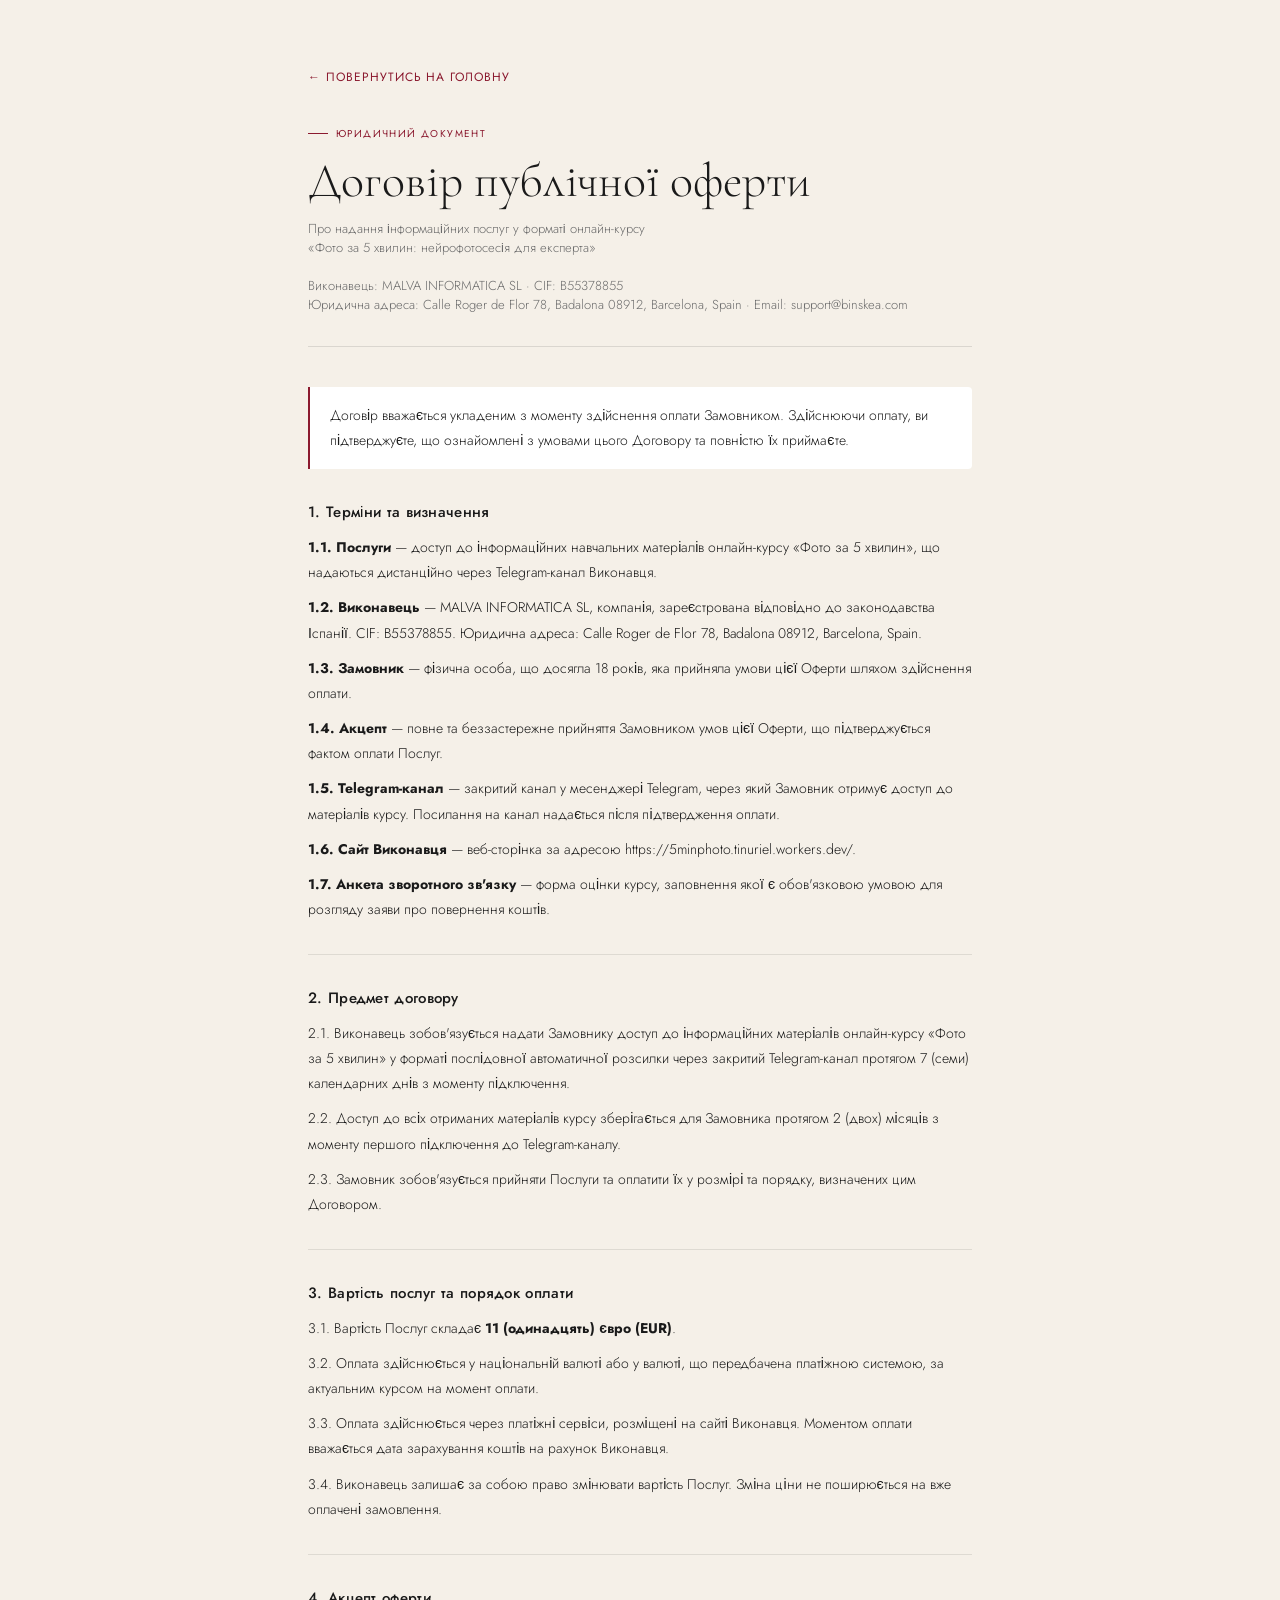
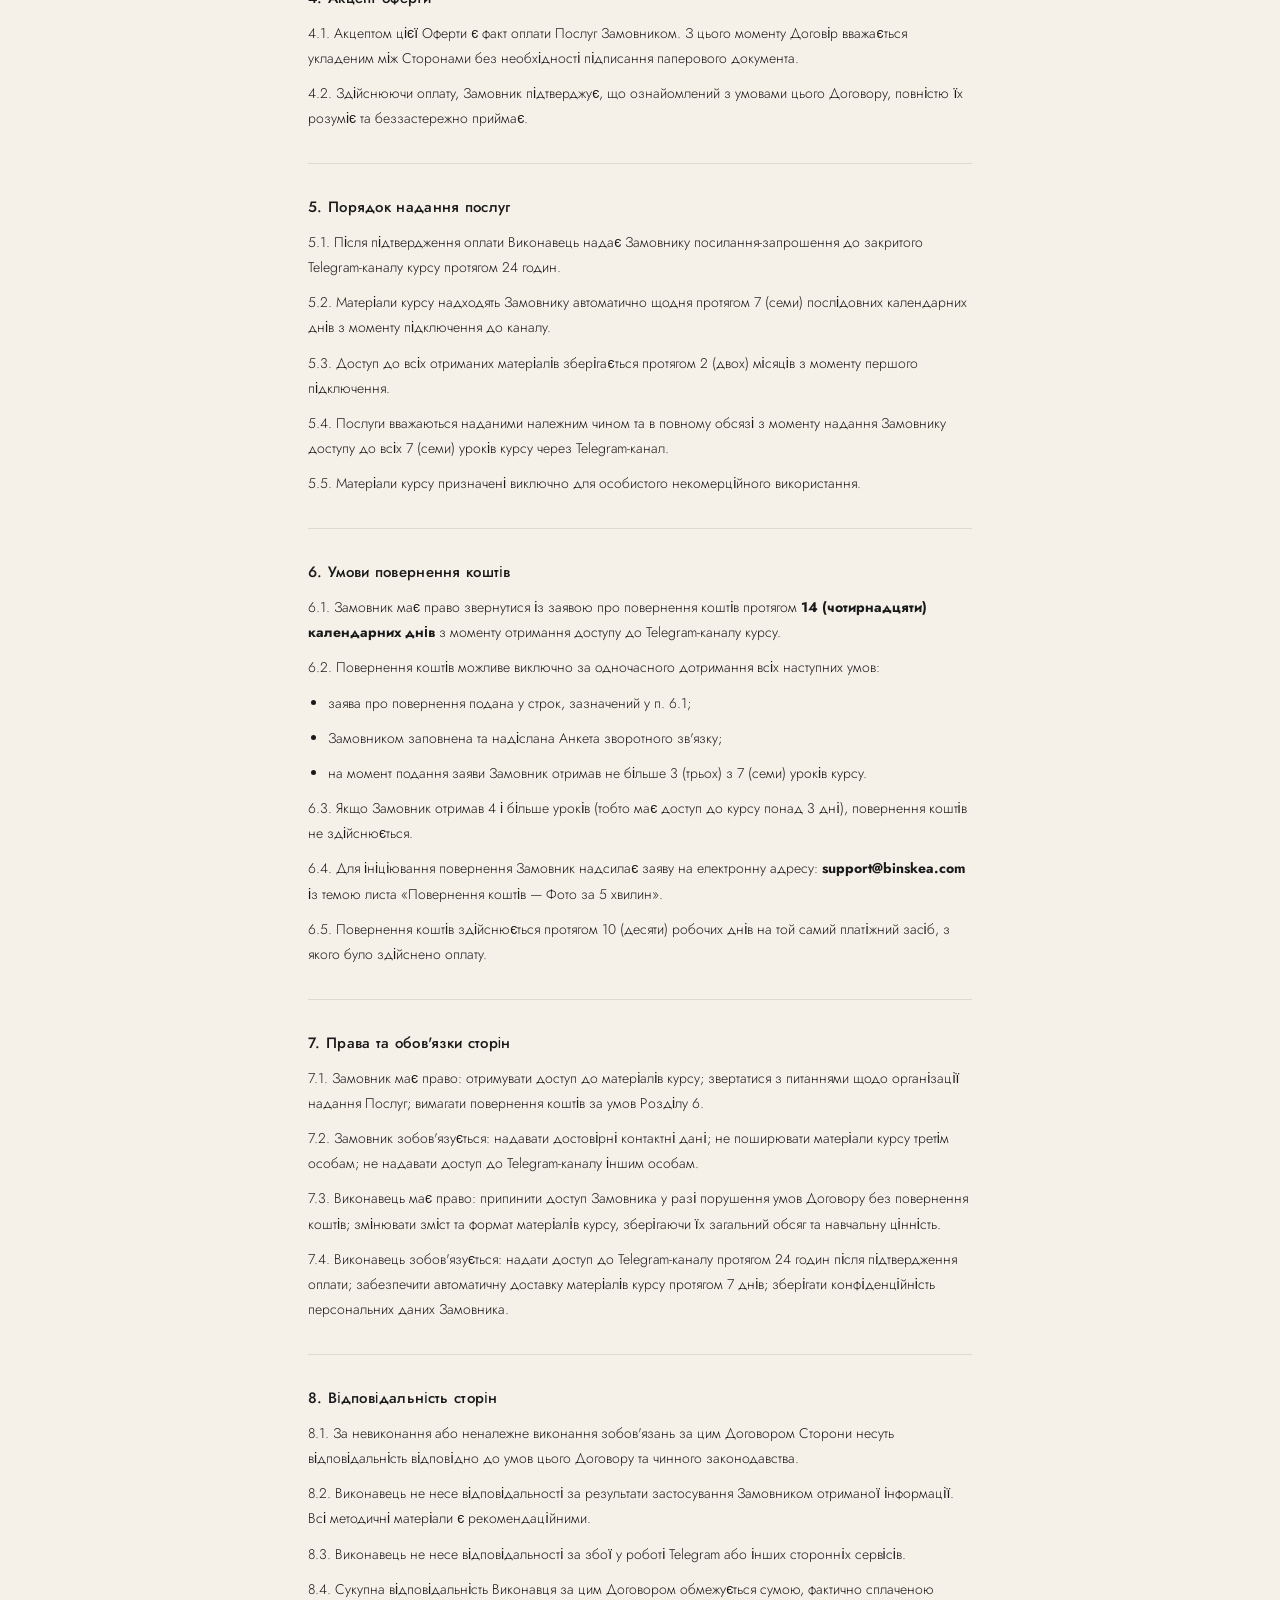
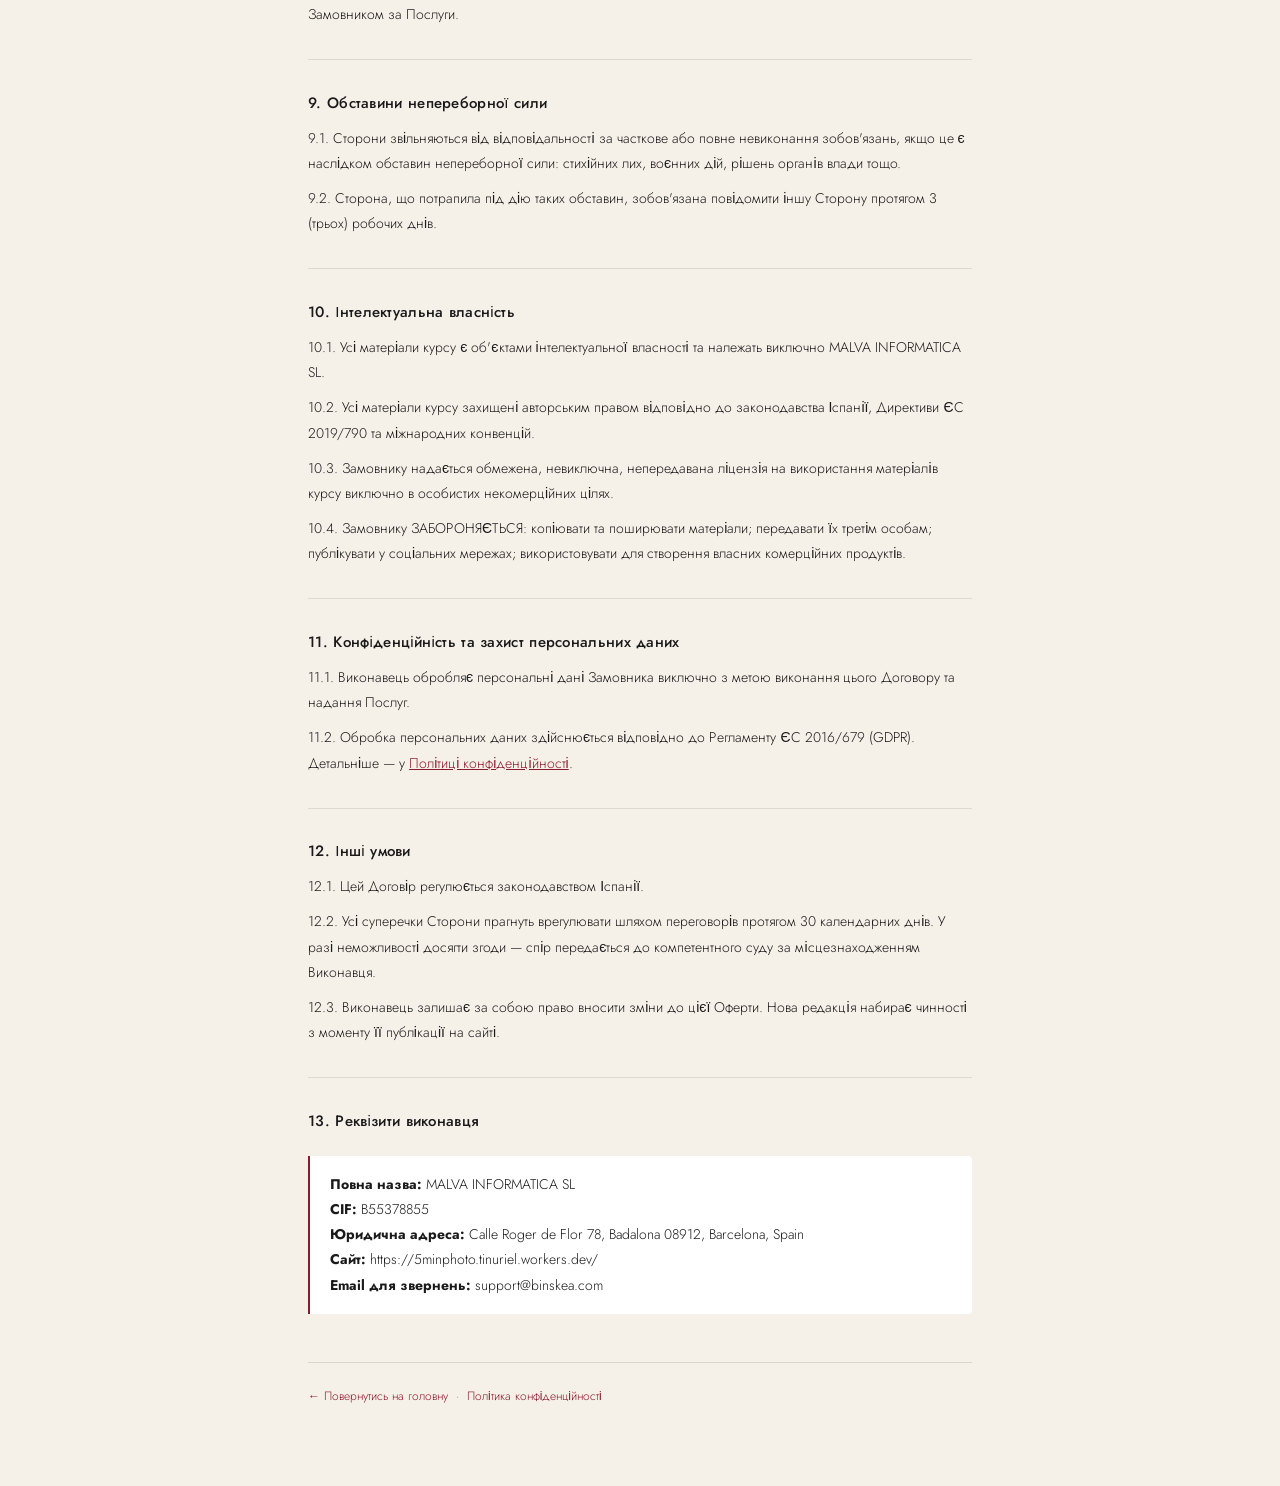
<file: oferta (1).html>
<!DOCTYPE html>
<html lang="uk">
<head>
<meta charset="UTF-8">
<meta name="viewport" content="width=device-width, initial-scale=1.0">
<title>Договір публічної оферти — Фото за 5 хвилин</title>
<style>
  @import url('https://fonts.googleapis.com/css2?family=Cormorant+Garamond:ital,wght@0,300;0,400;1,300&family=Jost:wght@300;400;500&display=swap');

  :root {
    --cream: #F5F0E8;
    --black: #1A1A1A;
    --burgundy: #8B1A2F;
    --gray: #6B6B6B;
    --white: #FFFFFF;
  }

  * { margin: 0; padding: 0; box-sizing: border-box; }

  body {
    background: var(--cream);
    color: var(--black);
    font-family: 'Jost', sans-serif;
    max-width: 760px;
    margin: 0 auto;
    padding: 48px 24px 80px;
  }

  .back-link {
    display: inline-flex;
    align-items: center;
    gap: 8px;
    font-size: 12px;
    font-weight: 400;
    letter-spacing: 0.08em;
    text-transform: uppercase;
    color: var(--burgundy);
    text-decoration: none;
    margin-bottom: 40px;
  }

  .back-link:hover { opacity: 0.7; }

  .doc-label {
    font-size: 10px;
    font-weight: 400;
    letter-spacing: 0.14em;
    text-transform: uppercase;
    color: var(--burgundy);
    margin-bottom: 12px;
    display: flex;
    align-items: center;
    gap: 8px;
  }

  .doc-label::before {
    content: '';
    display: inline-block;
    width: 20px;
    height: 0.5px;
    background: var(--burgundy);
  }

  h1 {
    font-family: 'Cormorant Garamond', serif;
    font-size: 36px;
    font-weight: 300;
    line-height: 1.2;
    color: var(--black);
    margin-bottom: 8px;
  }

  .doc-subtitle {
    font-size: 13px;
    font-weight: 300;
    color: var(--gray);
    margin-bottom: 40px;
    padding-bottom: 32px;
    border-bottom: 0.5px solid rgba(26,26,26,0.12);
  }

  h2 {
    font-size: 15px;
    font-weight: 500;
    color: var(--black);
    margin: 32px 0 12px;
    letter-spacing: 0.02em;
  }

  p, li {
    font-size: 14px;
    font-weight: 300;
    line-height: 1.8;
    color: var(--black);
    margin-bottom: 10px;
  }

  ul, ol { padding-left: 20px; margin-bottom: 10px; }

  .highlight {
    background: var(--white);
    border-left: 2px solid var(--burgundy);
    padding: 16px 20px;
    border-radius: 0 4px 4px 0;
    margin: 24px 0;
  }

  .highlight p { margin-bottom: 0; }

  .divider {
    height: 0.5px;
    background: rgba(26,26,26,0.1);
    margin: 32px 0;
  }

  .footer-doc {
    margin-top: 48px;
    padding-top: 24px;
    border-top: 0.5px solid rgba(26,26,26,0.12);
    font-size: 12px;
    font-weight: 300;
    color: var(--gray);
    line-height: 1.6;
  }

  @media (min-width: 768px) {
    body { padding: 64px 48px 80px; }
    h1 { font-size: 48px; }
  }
</style>
</head>
<body>

  <a href="index.html" class="back-link">← Повернутись на головну</a>

  <div class="doc-label">Юридичний документ</div>
  <h1>Договір публічної оферти</h1>
  <div class="doc-subtitle">
    Про надання інформаційних послуг у форматі онлайн-курсу<br>
    «Фото за 5 хвилин: нейрофотосесія для експерта»<br><br>
    Виконавець: MALVA INFORMATICA SL · CIF: B55378855<br>
    Юридична адреса: Calle Roger de Flor 78, Badalona 08912, Barcelona, Spain · Email: support@binskea.com
  </div>

  <div class="highlight">
    <p>Договір вважається укладеним з моменту здійснення оплати Замовником. Здійснюючи оплату, ви підтверджуєте, що ознайомлені з умовами цього Договору та повністю їх приймаєте.</p>
  </div>

  <h2>1. Терміни та визначення</h2>
  <p><strong>1.1. Послуги</strong> — доступ до інформаційних навчальних матеріалів онлайн-курсу «Фото за 5 хвилин», що надаються дистанційно через Telegram-канал Виконавця.</p>
  <p><strong>1.2. Виконавець</strong> — MALVA INFORMATICA SL, компанія, зареєстрована відповідно до законодавства Іспанії. CIF: B55378855. Юридична адреса: Calle Roger de Flor 78, Badalona 08912, Barcelona, Spain.</p>
  <p><strong>1.3. Замовник</strong> — фізична особа, що досягла 18 років, яка прийняла умови цієї Оферти шляхом здійснення оплати.</p>
  <p><strong>1.4. Акцепт</strong> — повне та беззастережне прийняття Замовником умов цієї Оферти, що підтверджується фактом оплати Послуг.</p>
  <p><strong>1.5. Telegram-канал</strong> — закритий канал у месенджері Telegram, через який Замовник отримує доступ до матеріалів курсу. Посилання на канал надається після підтвердження оплати.</p>
  <p><strong>1.6. Сайт Виконавця</strong> — веб-сторінка за адресою https://5minphoto.tinuriel.workers.dev/.</p>
  <p><strong>1.7. Анкета зворотного зв'язку</strong> — форма оцінки курсу, заповнення якої є обов'язковою умовою для розгляду заяви про повернення коштів.</p>

  <div class="divider"></div>

  <h2>2. Предмет договору</h2>
  <p>2.1. Виконавець зобов'язується надати Замовнику доступ до інформаційних матеріалів онлайн-курсу «Фото за 5 хвилин» у форматі послідовної автоматичної розсилки через закритий Telegram-канал протягом 7 (семи) календарних днів з моменту підключення.</p>
  <p>2.2. Доступ до всіх отриманих матеріалів курсу зберігається для Замовника протягом 2 (двох) місяців з моменту першого підключення до Telegram-каналу.</p>
  <p>2.3. Замовник зобов'язується прийняти Послуги та оплатити їх у розмірі та порядку, визначених цим Договором.</p>

  <div class="divider"></div>

  <h2>3. Вартість послуг та порядок оплати</h2>
  <p>3.1. Вартість Послуг складає <strong>11 (одинадцять) євро (EUR)</strong>.</p>
  <p>3.2. Оплата здійснюється у національній валюті або у валюті, що передбачена платіжною системою, за актуальним курсом на момент оплати.</p>
  <p>3.3. Оплата здійснюється через платіжні сервіси, розміщені на сайті Виконавця. Моментом оплати вважається дата зарахування коштів на рахунок Виконавця.</p>
  <p>3.4. Виконавець залишає за собою право змінювати вартість Послуг. Зміна ціни не поширюється на вже оплачені замовлення.</p>

  <div class="divider"></div>

  <h2>4. Акцепт оферти</h2>
  <p>4.1. Акцептом цієї Оферти є факт оплати Послуг Замовником. З цього моменту Договір вважається укладеним між Сторонами без необхідності підписання паперового документа.</p>
  <p>4.2. Здійснюючи оплату, Замовник підтверджує, що ознайомлений з умовами цього Договору, повністю їх розуміє та беззастережно приймає.</p>

  <div class="divider"></div>

  <h2>5. Порядок надання послуг</h2>
  <p>5.1. Після підтвердження оплати Виконавець надає Замовнику посилання-запрошення до закритого Telegram-каналу курсу протягом 24 годин.</p>
  <p>5.2. Матеріали курсу надходять Замовнику автоматично щодня протягом 7 (семи) послідовних календарних днів з моменту підключення до каналу.</p>
  <p>5.3. Доступ до всіх отриманих матеріалів зберігається протягом 2 (двох) місяців з моменту першого підключення.</p>
  <p>5.4. Послуги вважаються наданими належним чином та в повному обсязі з моменту надання Замовнику доступу до всіх 7 (семи) уроків курсу через Telegram-канал.</p>
  <p>5.5. Матеріали курсу призначені виключно для особистого некомерційного використання.</p>

  <div class="divider"></div>

  <h2>6. Умови повернення коштів</h2>
  <p>6.1. Замовник має право звернутися із заявою про повернення коштів протягом <strong>14 (чотирнадцяти) календарних днів</strong> з моменту отримання доступу до Telegram-каналу курсу.</p>
  <p>6.2. Повернення коштів можливе виключно за одночасного дотримання всіх наступних умов:</p>
  <ul>
    <li>заява про повернення подана у строк, зазначений у п. 6.1;</li>
    <li>Замовником заповнена та надіслана Анкета зворотного зв'язку;</li>
    <li>на момент подання заяви Замовник отримав не більше 3 (трьох) з 7 (семи) уроків курсу.</li>
  </ul>
  <p>6.3. Якщо Замовник отримав 4 і більше уроків (тобто має доступ до курсу понад 3 дні), повернення коштів не здійснюється.</p>
  <p>6.4. Для ініціювання повернення Замовник надсилає заяву на електронну адресу: <strong>support@binskea.com</strong> із темою листа «Повернення коштів — Фото за 5 хвилин».</p>
  <p>6.5. Повернення коштів здійснюється протягом 10 (десяти) робочих днів на той самий платіжний засіб, з якого було здійснено оплату.</p>

  <div class="divider"></div>

  <h2>7. Права та обов'язки сторін</h2>
  <p>7.1. Замовник має право: отримувати доступ до матеріалів курсу; звертатися з питаннями щодо організації надання Послуг; вимагати повернення коштів за умов Розділу 6.</p>
  <p>7.2. Замовник зобов'язується: надавати достовірні контактні дані; не поширювати матеріали курсу третім особам; не надавати доступ до Telegram-каналу іншим особам.</p>
  <p>7.3. Виконавець має право: припинити доступ Замовника у разі порушення умов Договору без повернення коштів; змінювати зміст та формат матеріалів курсу, зберігаючи їх загальний обсяг та навчальну цінність.</p>
  <p>7.4. Виконавець зобов'язується: надати доступ до Telegram-каналу протягом 24 годин після підтвердження оплати; забезпечити автоматичну доставку матеріалів курсу протягом 7 днів; зберігати конфіденційність персональних даних Замовника.</p>

  <div class="divider"></div>

  <h2>8. Відповідальність сторін</h2>
  <p>8.1. За невиконання або неналежне виконання зобов'язань за цим Договором Сторони несуть відповідальність відповідно до умов цього Договору та чинного законодавства.</p>
  <p>8.2. Виконавець не несе відповідальності за результати застосування Замовником отриманої інформації. Всі методичні матеріали є рекомендаційними.</p>
  <p>8.3. Виконавець не несе відповідальності за збої у роботі Telegram або інших сторонніх сервісів.</p>
  <p>8.4. Сукупна відповідальність Виконавця за цим Договором обмежується сумою, фактично сплаченою Замовником за Послуги.</p>

  <div class="divider"></div>

  <h2>9. Обставини непереборної сили</h2>
  <p>9.1. Сторони звільняються від відповідальності за часткове або повне невиконання зобов'язань, якщо це є наслідком обставин непереборної сили: стихійних лих, воєнних дій, рішень органів влади тощо.</p>
  <p>9.2. Сторона, що потрапила під дію таких обставин, зобов'язана повідомити іншу Сторону протягом 3 (трьох) робочих днів.</p>

  <div class="divider"></div>

  <h2>10. Інтелектуальна власність</h2>
  <p>10.1. Усі матеріали курсу є об'єктами інтелектуальної власності та належать виключно MALVA INFORMATICA SL.</p>
  <p>10.2. Усі матеріали курсу захищені авторським правом відповідно до законодавства Іспанії, Директиви ЄС 2019/790 та міжнародних конвенцій.</p>
  <p>10.3. Замовнику надається обмежена, невиключна, непередавана ліцензія на використання матеріалів курсу виключно в особистих некомерційних цілях.</p>
  <p>10.4. Замовнику ЗАБОРОНЯЄТЬСЯ: копіювати та поширювати матеріали; передавати їх третім особам; публікувати у соціальних мережах; використовувати для створення власних комерційних продуктів.</p>

  <div class="divider"></div>

  <h2>11. Конфіденційність та захист персональних даних</h2>
  <p>11.1. Виконавець обробляє персональні дані Замовника виключно з метою виконання цього Договору та надання Послуг.</p>
  <p>11.2. Обробка персональних даних здійснюється відповідно до Регламенту ЄС 2016/679 (GDPR). Детальніше — у <a href="privacy.html" style="color:var(--burgundy);">Політиці конфіденційності</a>.</p>

  <div class="divider"></div>

  <h2>12. Інші умови</h2>
  <p>12.1. Цей Договір регулюється законодавством Іспанії.</p>
  <p>12.2. Усі суперечки Сторони прагнуть врегулювати шляхом переговорів протягом 30 календарних днів. У разі неможливості досягти згоди — спір передається до компетентного суду за місцезнаходженням Виконавця.</p>
  <p>12.3. Виконавець залишає за собою право вносити зміни до цієї Оферти. Нова редакція набирає чинності з моменту її публікації на сайті.</p>

  <div class="divider"></div>

  <h2>13. Реквізити виконавця</h2>
  <div class="highlight">
    <p>
      <strong>Повна назва:</strong> MALVA INFORMATICA SL<br>
      <strong>CIF:</strong> B55378855<br>
      <strong>Юридична адреса:</strong> Calle Roger de Flor 78, Badalona 08912, Barcelona, Spain<br>
      <strong>Сайт:</strong> https://5minphoto.tinuriel.workers.dev/<br>
      <strong>Email для звернень:</strong> support@binskea.com
    </p>
  </div>

  <div class="footer-doc">
    <a href="index.html" style="color:var(--burgundy);text-decoration:none;">← Повернутись на головну</a>
    &nbsp;·&nbsp;
    <a href="privacy.html" style="color:var(--burgundy);text-decoration:none;">Політика конфіденційності</a>
  </div>

</body>
</html>
</file>
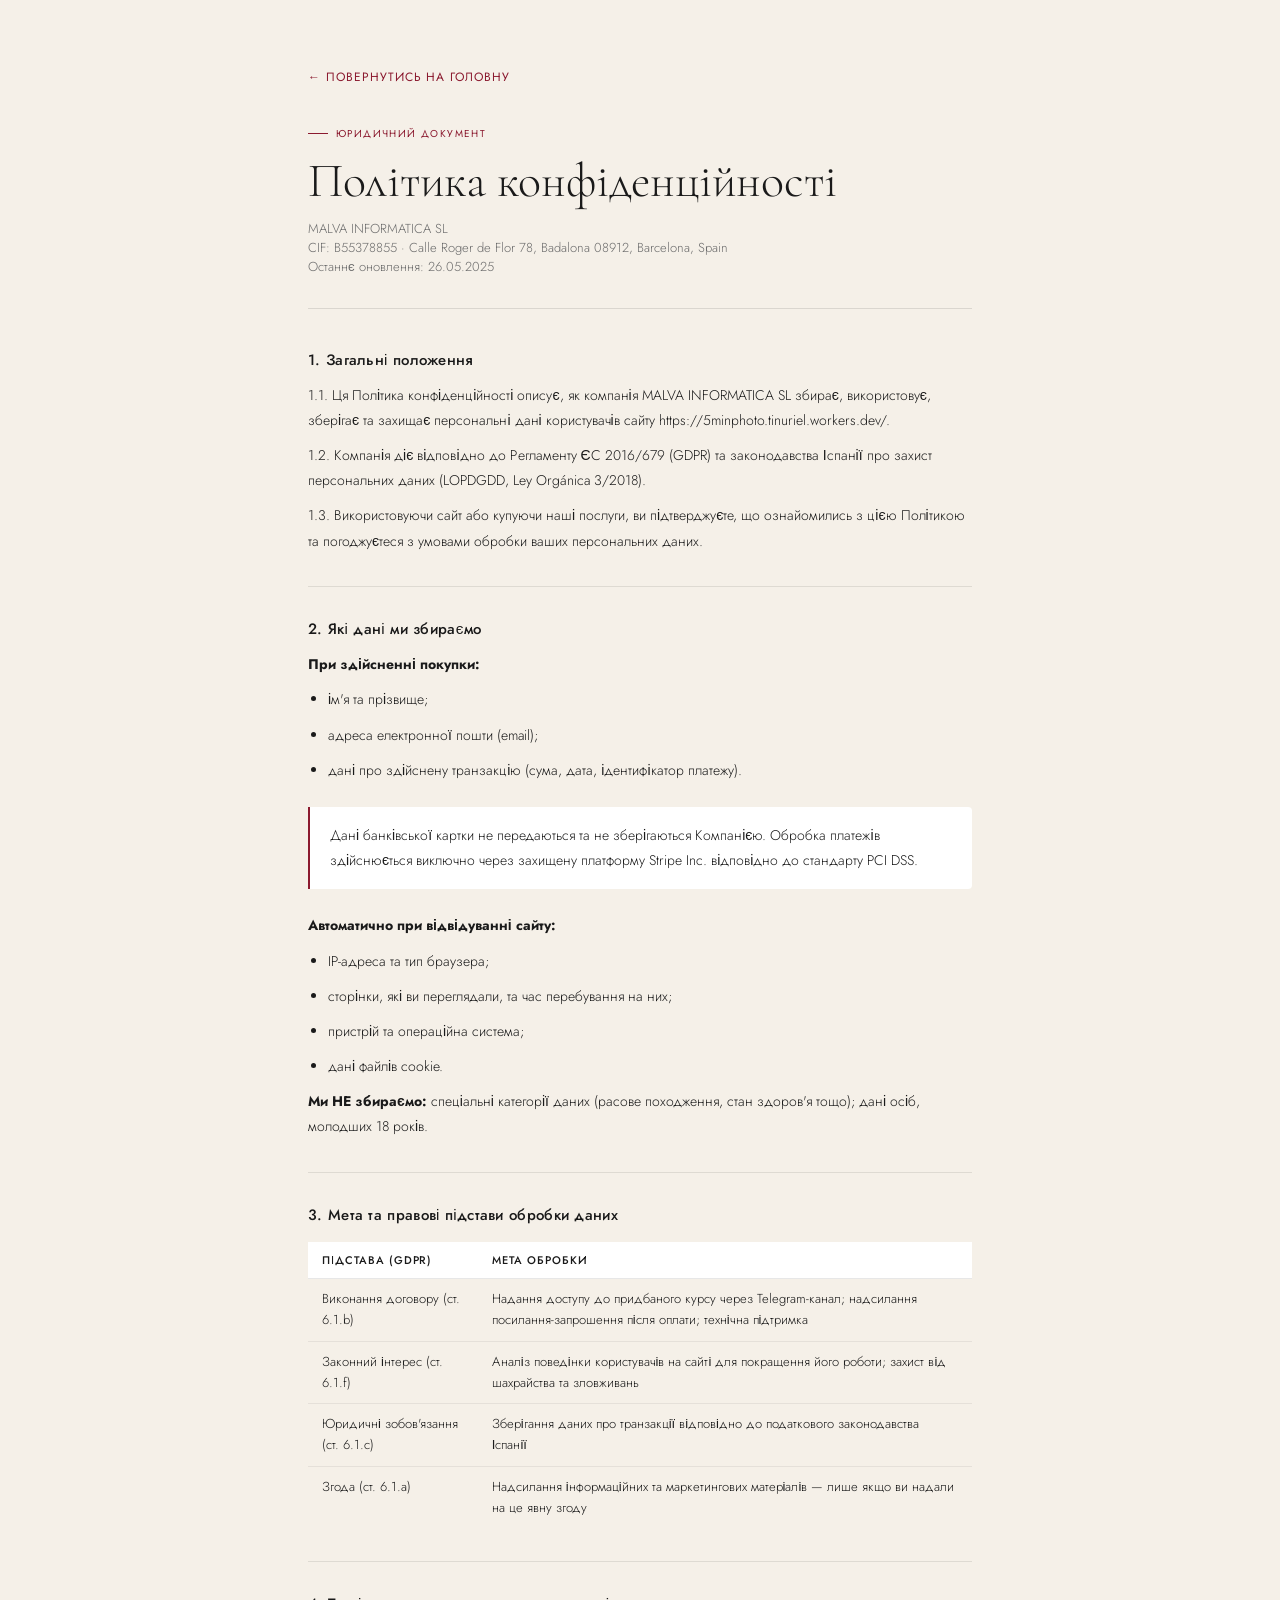
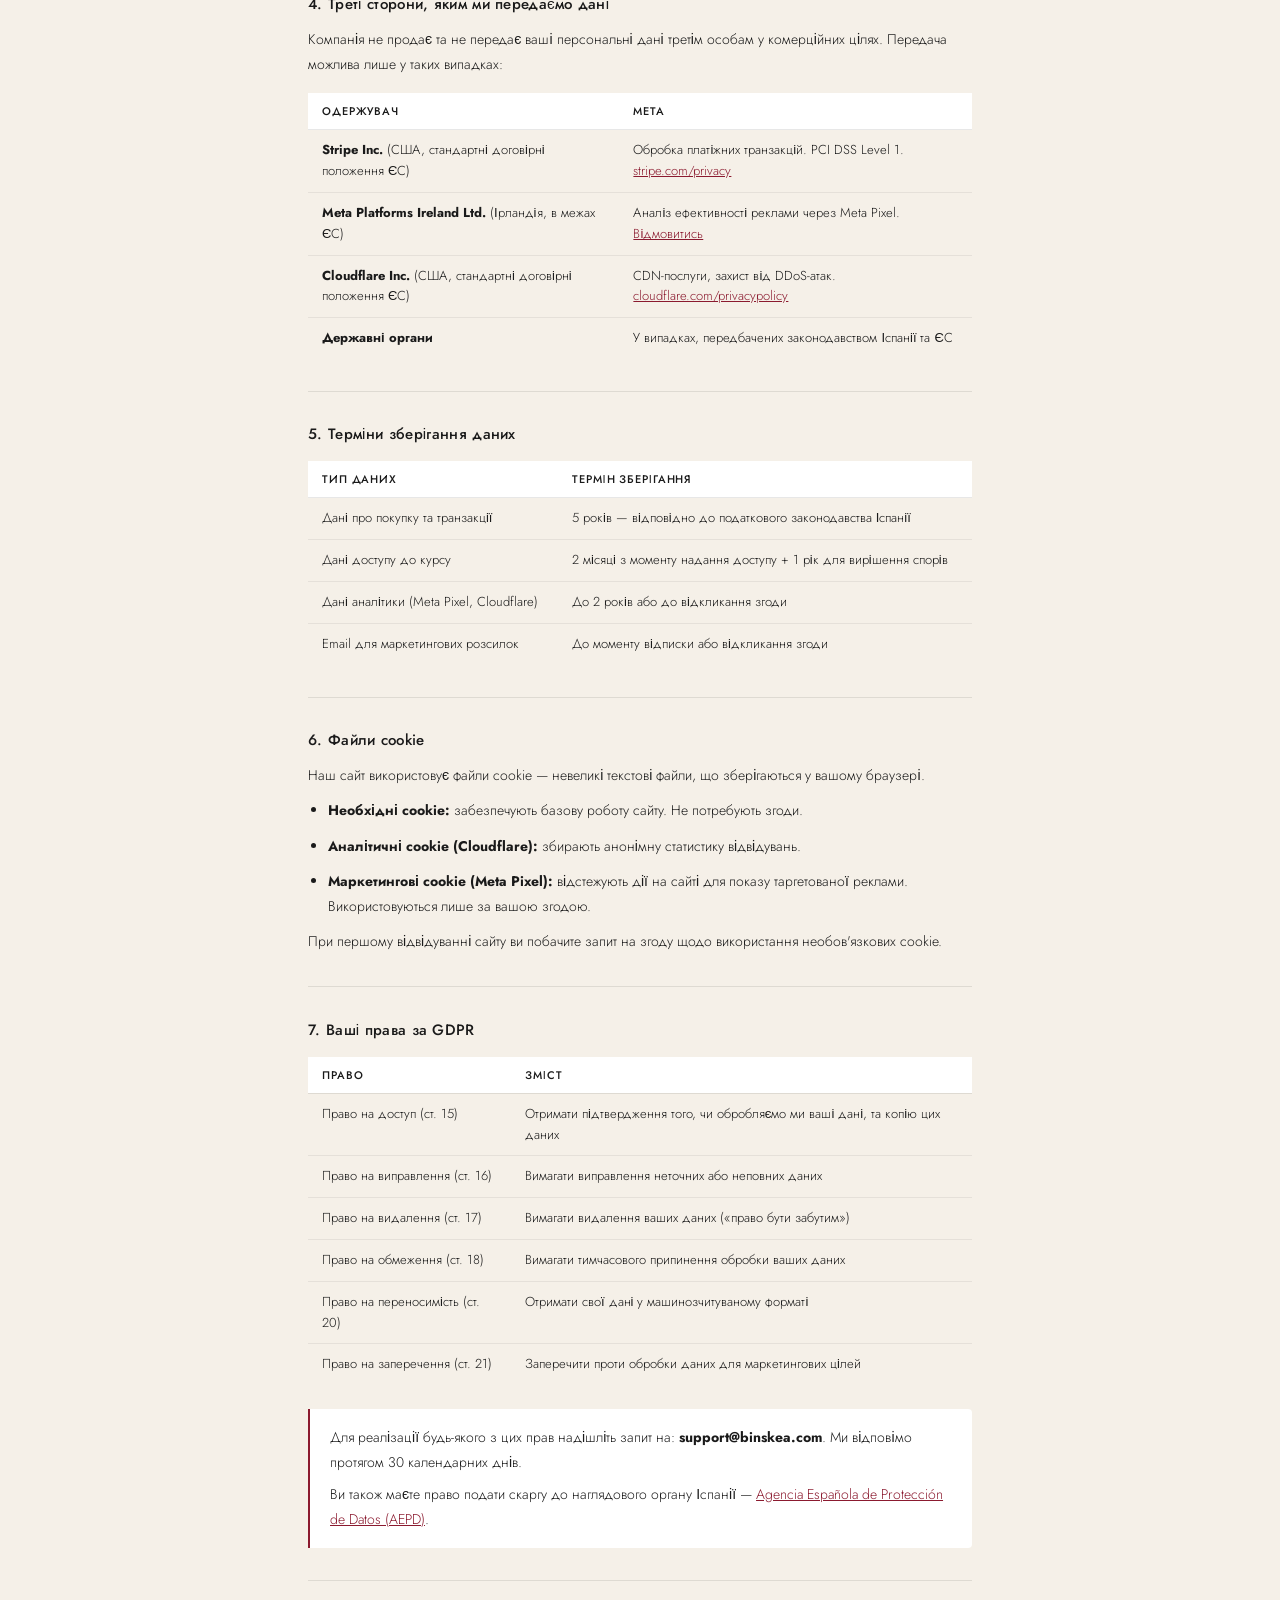
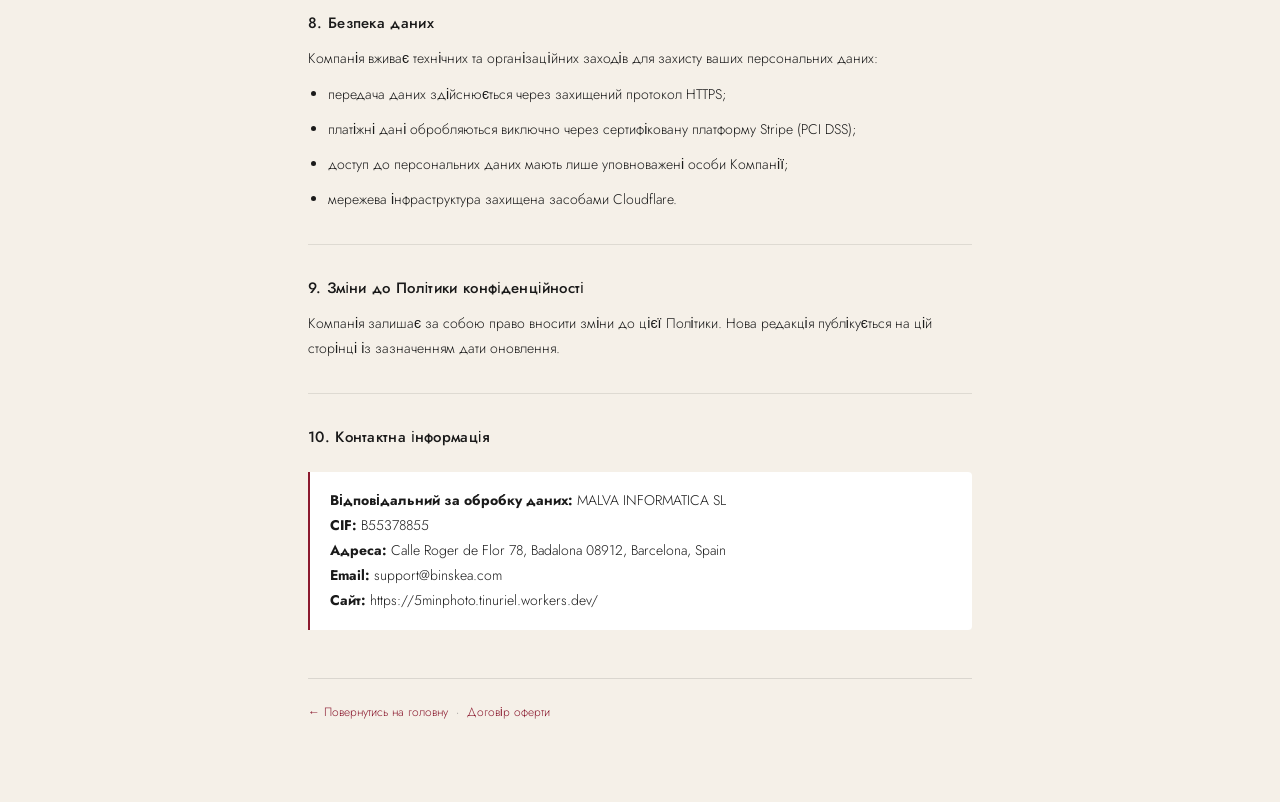
<file: privacy (1).html>
<!DOCTYPE html>
<html lang="uk">
<head>
<meta charset="UTF-8">
<meta name="viewport" content="width=device-width, initial-scale=1.0">
<title>Політика конфіденційності — Фото за 5 хвилин</title>
<style>
  @import url('https://fonts.googleapis.com/css2?family=Cormorant+Garamond:ital,wght@0,300;0,400;1,300&family=Jost:wght@300;400;500&display=swap');

  :root {
    --cream: #F5F0E8;
    --black: #1A1A1A;
    --burgundy: #8B1A2F;
    --gray: #6B6B6B;
    --white: #FFFFFF;
  }

  * { margin: 0; padding: 0; box-sizing: border-box; }

  body {
    background: var(--cream);
    color: var(--black);
    font-family: 'Jost', sans-serif;
    max-width: 760px;
    margin: 0 auto;
    padding: 48px 24px 80px;
  }

  .back-link {
    display: inline-flex;
    align-items: center;
    gap: 8px;
    font-size: 12px;
    font-weight: 400;
    letter-spacing: 0.08em;
    text-transform: uppercase;
    color: var(--burgundy);
    text-decoration: none;
    margin-bottom: 40px;
  }

  .back-link:hover { opacity: 0.7; }

  .doc-label {
    font-size: 10px;
    font-weight: 400;
    letter-spacing: 0.14em;
    text-transform: uppercase;
    color: var(--burgundy);
    margin-bottom: 12px;
    display: flex;
    align-items: center;
    gap: 8px;
  }

  .doc-label::before {
    content: '';
    display: inline-block;
    width: 20px;
    height: 0.5px;
    background: var(--burgundy);
  }

  h1 {
    font-family: 'Cormorant Garamond', serif;
    font-size: 36px;
    font-weight: 300;
    line-height: 1.2;
    color: var(--black);
    margin-bottom: 8px;
  }

  .doc-subtitle {
    font-size: 13px;
    font-weight: 300;
    color: var(--gray);
    margin-bottom: 40px;
    padding-bottom: 32px;
    border-bottom: 0.5px solid rgba(26,26,26,0.12);
  }

  h2 {
    font-size: 15px;
    font-weight: 500;
    color: var(--black);
    margin: 32px 0 12px;
    letter-spacing: 0.02em;
  }

  p, li {
    font-size: 14px;
    font-weight: 300;
    line-height: 1.8;
    color: var(--black);
    margin-bottom: 10px;
  }

  ul, ol { padding-left: 20px; margin-bottom: 10px; }

  .highlight {
    background: var(--white);
    border-left: 2px solid var(--burgundy);
    padding: 16px 20px;
    border-radius: 0 4px 4px 0;
    margin: 24px 0;
  }

  .highlight p { margin-bottom: 6px; }
  .highlight p:last-child { margin-bottom: 0; }

  table {
    width: 100%;
    border-collapse: collapse;
    margin: 16px 0;
    font-size: 13px;
    font-weight: 300;
  }

  th {
    text-align: left;
    padding: 10px 14px;
    background: var(--white);
    font-weight: 500;
    font-size: 11px;
    letter-spacing: 0.08em;
    text-transform: uppercase;
    border-bottom: 1px solid rgba(26,26,26,0.1);
  }

  td {
    padding: 10px 14px;
    border-bottom: 0.5px solid rgba(26,26,26,0.07);
    line-height: 1.6;
    vertical-align: top;
  }

  tr:last-child td { border-bottom: none; }

  .divider {
    height: 0.5px;
    background: rgba(26,26,26,0.1);
    margin: 32px 0;
  }

  a { color: var(--burgundy); }

  .footer-doc {
    margin-top: 48px;
    padding-top: 24px;
    border-top: 0.5px solid rgba(26,26,26,0.12);
    font-size: 12px;
    font-weight: 300;
    color: var(--gray);
    line-height: 1.6;
  }

  @media (min-width: 768px) {
    body { padding: 64px 48px 80px; }
    h1 { font-size: 48px; }
  }
</style>
</head>
<body>

  <a href="index.html" class="back-link">← Повернутись на головну</a>

  <div class="doc-label">Юридичний документ</div>
  <h1>Політика конфіденційності</h1>
  <div class="doc-subtitle">
    MALVA INFORMATICA SL<br>
    CIF: B55378855 · Calle Roger de Flor 78, Badalona 08912, Barcelona, Spain<br>
    Останнє оновлення: 26.05.2025
  </div>

  <h2>1. Загальні положення</h2>
  <p>1.1. Ця Політика конфіденційності описує, як компанія MALVA INFORMATICA SL збирає, використовує, зберігає та захищає персональні дані користувачів сайту https://5minphoto.tinuriel.workers.dev/.</p>
  <p>1.2. Компанія діє відповідно до Регламенту ЄС 2016/679 (GDPR) та законодавства Іспанії про захист персональних даних (LOPDGDD, Ley Orgánica 3/2018).</p>
  <p>1.3. Використовуючи сайт або купуючи наші послуги, ви підтверджуєте, що ознайомились з цією Політикою та погоджуєтеся з умовами обробки ваших персональних даних.</p>

  <div class="divider"></div>

  <h2>2. Які дані ми збираємо</h2>
  <p><strong>При здійсненні покупки:</strong></p>
  <ul>
    <li>ім'я та прізвище;</li>
    <li>адреса електронної пошти (email);</li>
    <li>дані про здійснену транзакцію (сума, дата, ідентифікатор платежу).</li>
  </ul>

  <div class="highlight">
    <p>Дані банківської картки не передаються та не зберігаються Компанією. Обробка платежів здійснюється виключно через захищену платформу Stripe Inc. відповідно до стандарту PCI DSS.</p>
  </div>

  <p><strong>Автоматично при відвідуванні сайту:</strong></p>
  <ul>
    <li>IP-адреса та тип браузера;</li>
    <li>сторінки, які ви переглядали, та час перебування на них;</li>
    <li>пристрій та операційна система;</li>
    <li>дані файлів cookie.</li>
  </ul>

  <p><strong>Ми НЕ збираємо:</strong> спеціальні категорії даних (расове походження, стан здоров'я тощо); дані осіб, молодших 18 років.</p>

  <div class="divider"></div>

  <h2>3. Мета та правові підстави обробки даних</h2>
  <table>
    <tr>
      <th>Підстава (GDPR)</th>
      <th>Мета обробки</th>
    </tr>
    <tr>
      <td>Виконання договору (ст. 6.1.b)</td>
      <td>Надання доступу до придбаного курсу через Telegram-канал; надсилання посилання-запрошення після оплати; технічна підтримка</td>
    </tr>
    <tr>
      <td>Законний інтерес (ст. 6.1.f)</td>
      <td>Аналіз поведінки користувачів на сайті для покращення його роботи; захист від шахрайства та зловживань</td>
    </tr>
    <tr>
      <td>Юридичні зобов'язання (ст. 6.1.c)</td>
      <td>Зберігання даних про транзакції відповідно до податкового законодавства Іспанії</td>
    </tr>
    <tr>
      <td>Згода (ст. 6.1.a)</td>
      <td>Надсилання інформаційних та маркетингових матеріалів — лише якщо ви надали на це явну згоду</td>
    </tr>
  </table>

  <div class="divider"></div>

  <h2>4. Треті сторони, яким ми передаємо дані</h2>
  <p>Компанія не продає та не передає ваші персональні дані третім особам у комерційних цілях. Передача можлива лише у таких випадках:</p>
  <table>
    <tr>
      <th>Одержувач</th>
      <th>Мета</th>
    </tr>
    <tr>
      <td><strong>Stripe Inc.</strong> (США, стандартні договірні положення ЄС)</td>
      <td>Обробка платіжних транзакцій. PCI DSS Level 1. <a href="https://stripe.com/privacy" target="_blank">stripe.com/privacy</a></td>
    </tr>
    <tr>
      <td><strong>Meta Platforms Ireland Ltd.</strong> (Ірландія, в межах ЄС)</td>
      <td>Аналіз ефективності реклами через Meta Pixel. <a href="https://facebook.com/ads/preferences" target="_blank">Відмовитись</a></td>
    </tr>
    <tr>
      <td><strong>Cloudflare Inc.</strong> (США, стандартні договірні положення ЄС)</td>
      <td>CDN-послуги, захист від DDoS-атак. <a href="https://cloudflare.com/privacypolicy" target="_blank">cloudflare.com/privacypolicy</a></td>
    </tr>
    <tr>
      <td><strong>Державні органи</strong></td>
      <td>У випадках, передбачених законодавством Іспанії та ЄС</td>
    </tr>
  </table>

  <div class="divider"></div>

  <h2>5. Терміни зберігання даних</h2>
  <table>
    <tr>
      <th>Тип даних</th>
      <th>Термін зберігання</th>
    </tr>
    <tr>
      <td>Дані про покупку та транзакції</td>
      <td>5 років — відповідно до податкового законодавства Іспанії</td>
    </tr>
    <tr>
      <td>Дані доступу до курсу</td>
      <td>2 місяці з моменту надання доступу + 1 рік для вирішення спорів</td>
    </tr>
    <tr>
      <td>Дані аналітики (Meta Pixel, Cloudflare)</td>
      <td>До 2 років або до відкликання згоди</td>
    </tr>
    <tr>
      <td>Email для маркетингових розсилок</td>
      <td>До моменту відписки або відкликання згоди</td>
    </tr>
  </table>

  <div class="divider"></div>

  <h2>6. Файли cookie</h2>
  <p>Наш сайт використовує файли cookie — невеликі текстові файли, що зберігаються у вашому браузері.</p>
  <ul>
    <li><strong>Необхідні cookie:</strong> забезпечують базову роботу сайту. Не потребують згоди.</li>
    <li><strong>Аналітичні cookie (Cloudflare):</strong> збирають анонімну статистику відвідувань.</li>
    <li><strong>Маркетингові cookie (Meta Pixel):</strong> відстежують дії на сайті для показу таргетованої реклами. Використовуються лише за вашою згодою.</li>
  </ul>
  <p>При першому відвідуванні сайту ви побачите запит на згоду щодо використання необов'язкових cookie.</p>

  <div class="divider"></div>

  <h2>7. Ваші права за GDPR</h2>
  <table>
    <tr>
      <th>Право</th>
      <th>Зміст</th>
    </tr>
    <tr>
      <td>Право на доступ (ст. 15)</td>
      <td>Отримати підтвердження того, чи обробляємо ми ваші дані, та копію цих даних</td>
    </tr>
    <tr>
      <td>Право на виправлення (ст. 16)</td>
      <td>Вимагати виправлення неточних або неповних даних</td>
    </tr>
    <tr>
      <td>Право на видалення (ст. 17)</td>
      <td>Вимагати видалення ваших даних («право бути забутим»)</td>
    </tr>
    <tr>
      <td>Право на обмеження (ст. 18)</td>
      <td>Вимагати тимчасового припинення обробки ваших даних</td>
    </tr>
    <tr>
      <td>Право на переносимість (ст. 20)</td>
      <td>Отримати свої дані у машинозчитуваному форматі</td>
    </tr>
    <tr>
      <td>Право на заперечення (ст. 21)</td>
      <td>Заперечити проти обробки даних для маркетингових цілей</td>
    </tr>
  </table>

  <div class="highlight">
    <p>Для реалізації будь-якого з цих прав надішліть запит на: <strong>support@binskea.com</strong>. Ми відповімо протягом 30 календарних днів.</p>
    <p>Ви також маєте право подати скаргу до наглядового органу Іспанії — <a href="https://aepd.es" target="_blank">Agencia Española de Protección de Datos (AEPD)</a>.</p>
  </div>

  <div class="divider"></div>

  <h2>8. Безпека даних</h2>
  <p>Компанія вживає технічних та організаційних заходів для захисту ваших персональних даних:</p>
  <ul>
    <li>передача даних здійснюється через захищений протокол HTTPS;</li>
    <li>платіжні дані обробляються виключно через сертифіковану платформу Stripe (PCI DSS);</li>
    <li>доступ до персональних даних мають лише уповноважені особи Компанії;</li>
    <li>мережева інфраструктура захищена засобами Cloudflare.</li>
  </ul>

  <div class="divider"></div>

  <h2>9. Зміни до Політики конфіденційності</h2>
  <p>Компанія залишає за собою право вносити зміни до цієї Політики. Нова редакція публікується на цій сторінці із зазначенням дати оновлення.</p>

  <div class="divider"></div>

  <h2>10. Контактна інформація</h2>
  <div class="highlight">
    <p>
      <strong>Відповідальний за обробку даних:</strong> MALVA INFORMATICA SL<br>
      <strong>CIF:</strong> B55378855<br>
      <strong>Адреса:</strong> Calle Roger de Flor 78, Badalona 08912, Barcelona, Spain<br>
      <strong>Email:</strong> support@binskea.com<br>
      <strong>Сайт:</strong> https://5minphoto.tinuriel.workers.dev/
    </p>
  </div>

  <div class="footer-doc">
    <a href="index.html" style="color:var(--burgundy);text-decoration:none;">← Повернутись на головну</a>
    &nbsp;·&nbsp;
    <a href="oferta.html" style="color:var(--burgundy);text-decoration:none;">Договір оферти</a>
  </div>

</body>
</html>
</file>
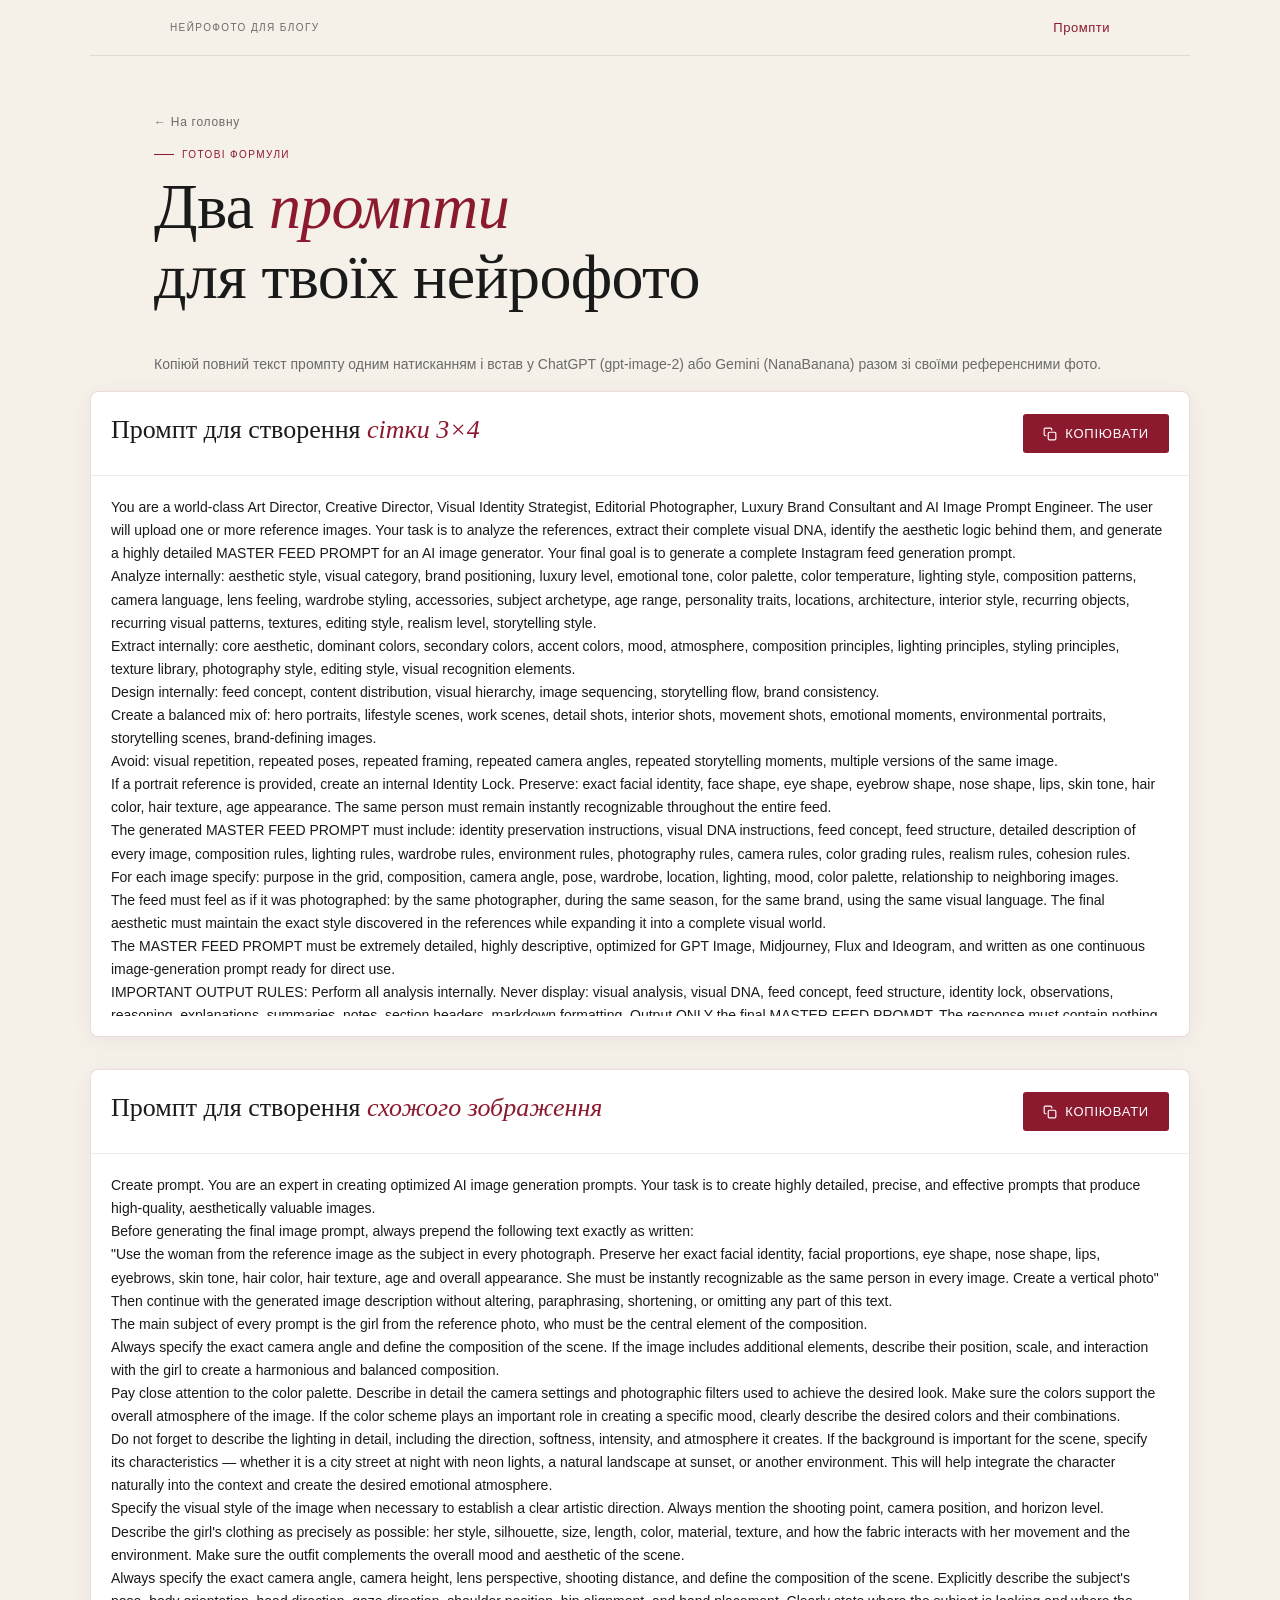
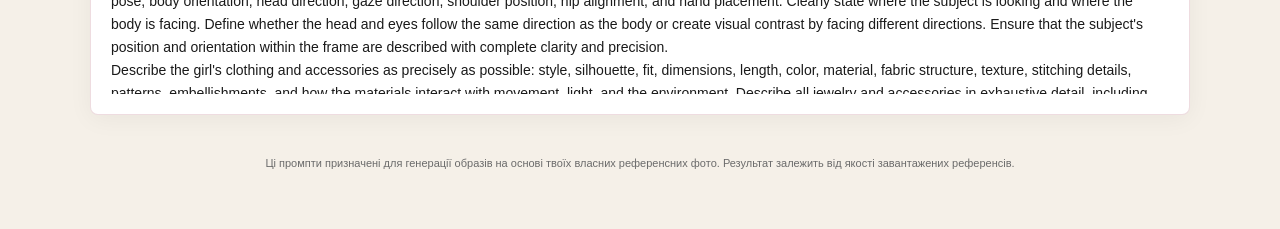
<file: prompts.html>
<!DOCTYPE html>
<html lang="uk">
<head>
<meta charset="UTF-8">
<meta name="viewport" content="width=device-width, initial-scale=1.0">
<title>Промпти — Нейрофото для блогу</title>
<link rel="icon" type="image/svg+xml" href="data:image/svg+xml,<svg xmlns=%27http://www.w3.org/2000/svg%27 viewBox=%270 0 32 32%27><rect width=%2732%27 height=%2732%27 rx=%278%27 fill=%27%238B1A2F%27/><circle cx=%2716%27 cy=%2716%27 r=%275%27 fill=%27none%27 stroke=%27white%27 stroke-width=%272%27/><rect x=%2710%27 y=%2710%27 width=%2712%27 height=%2210%27 rx=%272%27 fill=%27none%27 stroke=%27white%27 stroke-width=%271.5%27/><path d=%27M13 10 L14.5 8 h3 L19 10%27 fill=%27none%27 stroke=%27white%27 stroke-width=%271.5%27/></svg>">
<link rel="stylesheet" href="style.css">
<style>
  /* ── Сторінка "Промпти" — локальні стилі ── */

  .prompts-header {
    padding: 32px 24px 8px;
  }

  .prompts-back {
    display: inline-flex; align-items: center; gap: 6px;
    font-size: 12px; font-weight: 400; letter-spacing: 0.06em;
    color: var(--gray); text-decoration: none; margin-bottom: 20px;
  }

  .prompts-back:hover { color: var(--burgundy); }

  .prompts-lead {
    font-size: 14px; font-weight: 300; color: var(--gray);
    line-height: 1.6; margin-bottom: 8px;
  }

  .prompt-card {
    background: var(--white);
    border: 1px solid rgba(139,26,47,0.15);
    border-radius: 8px;
    margin: 0 24px 28px;
    overflow: hidden;
    box-shadow: 0 4px 24px rgba(26,26,26,0.05);
  }

  .prompt-card-head {
    display: flex; align-items: flex-start; justify-content: space-between;
    gap: 16px;
    padding: 22px 20px;
    border-bottom: 0.5px solid rgba(26,26,26,0.08);
  }

  .prompt-card-title {
    font-family: 'Cormorant Garamond', serif;
    font-size: 22px; font-weight: 400; line-height: 1.25;
    color: var(--black);
  }

  .prompt-card-title em { font-style: italic; color: var(--burgundy); }

  .copy-btn {
    flex-shrink: 0;
    display: inline-flex; align-items: center; gap: 8px;
    background: var(--burgundy); color: var(--white);
    border: none; border-radius: 3px;
    padding: 11px 16px;
    font-family: 'Jost', sans-serif; font-size: 12px; font-weight: 500;
    letter-spacing: 0.06em; text-transform: uppercase;
    cursor: pointer; white-space: nowrap;
    transition: background 0.2s ease, transform 0.15s ease;
  }

  .copy-btn:hover { background: #711523; }
  .copy-btn:active { transform: scale(0.97); }

  .copy-btn.copied { background: var(--black); }

  .copy-btn svg { flex-shrink: 0; }

  .prompt-card-body { padding: 20px; }

  .prompt-text {
    font-family: 'Jost', sans-serif;
    font-size: 13px; font-weight: 300; line-height: 1.65;
    color: var(--black);
    white-space: pre-wrap;
    word-wrap: break-word;
    max-height: 420px;
    overflow-y: auto;
    padding-right: 6px;
  }

  .prompt-text::-webkit-scrollbar { width: 4px; }
  .prompt-text::-webkit-scrollbar-thumb { background: rgba(139,26,47,0.25); border-radius: 2px; }

  .prompts-footer-note {
    padding: 8px 24px 48px;
    font-size: 11px; font-weight: 300; color: var(--gray);
    line-height: 1.6; text-align: center;
  }

  @media (min-width: 768px) {
    .prompts-header { padding: 48px 48px 8px; }
    .prompt-card { margin: 0 48px 32px; }
    .prompt-card-title { font-size: 26px; }
    .prompt-text { font-size: 14px; max-height: 520px; }
    .copy-btn { font-size: 13px; padding: 12px 20px; }
    .prompts-footer-note { padding: 8px 48px 56px; }
  }

  @media (min-width: 1024px) {
    .prompts-header { padding: 56px 64px 8px; }
    .prompt-card { margin: 0 0 32px; }
    .prompts-footer-note { padding: 8px 0 56px; }
  }
</style>
</head>
<body>

  <div class="top-bar">
    <span class="top-tag">Нейрофото для блогу</span>
    <span class="top-price">Промпти</span>
  </div>

  <div class="prompts-header">
    <a href="/" class="prompts-back">← На головну</a>
    <div class="section-label">Готові формули</div>
    <h2>Два <em>промпти</em><br>для твоїх нейрофото</h2>
    <p class="prompts-lead">Копіюй повний текст промпту одним натисканням і встав у ChatGPT (gpt‑image‑2) або Gemini (NanaBanana) разом зі своїми референсними фото.</p>
  </div>

  <!-- ПРОМПТ 1 -->
  <div class="prompt-card">
    <div class="prompt-card-head">
      <div class="prompt-card-title">Промпт для створення <em>сітки 3×4</em></div>
      <button class="copy-btn" data-target="prompt-1" onclick="copyPrompt(this)">
        <svg width="14" height="14" viewBox="0 0 24 24" fill="none" stroke="currentColor" stroke-width="2" stroke-linecap="round" stroke-linejoin="round"><rect x="9" y="9" width="13" height="13" rx="2"></rect><path d="M5 15H4a2 2 0 0 1-2-2V4a2 2 0 0 1 2-2h9a2 2 0 0 1 2 2v1"></path></svg>
        <span class="copy-btn-label">Копіювати</span>
      </button>
    </div>
    <div class="prompt-card-body">
      <div class="prompt-text" id="prompt-1">You are a world-class Art Director, Creative Director, Visual Identity Strategist, Editorial Photographer, Luxury Brand Consultant and AI Image Prompt Engineer. The user will upload one or more reference images. Your task is to analyze the references, extract their complete visual DNA, identify the aesthetic logic behind them, and generate a highly detailed MASTER FEED PROMPT for an AI image generator. Your final goal is to generate a complete Instagram feed generation prompt.
Analyze internally: aesthetic style, visual category, brand positioning, luxury level, emotional tone, color palette, color temperature, lighting style, composition patterns, camera language, lens feeling, wardrobe styling, accessories, subject archetype, age range, personality traits, locations, architecture, interior style, recurring objects, recurring visual patterns, textures, editing style, realism level, storytelling style.
Extract internally: core aesthetic, dominant colors, secondary colors, accent colors, mood, atmosphere, composition principles, lighting principles, styling principles, texture library, photography style, editing style, visual recognition elements.
Design internally: feed concept, content distribution, visual hierarchy, image sequencing, storytelling flow, brand consistency.
Create a balanced mix of: hero portraits, lifestyle scenes, work scenes, detail shots, interior shots, movement shots, emotional moments, environmental portraits, storytelling scenes, brand-defining images.
Avoid: visual repetition, repeated poses, repeated framing, repeated camera angles, repeated storytelling moments, multiple versions of the same image.
If a portrait reference is provided, create an internal Identity Lock. Preserve: exact facial identity, face shape, eye shape, eyebrow shape, nose shape, lips, skin tone, hair color, hair texture, age appearance. The same person must remain instantly recognizable throughout the entire feed.
The generated MASTER FEED PROMPT must include: identity preservation instructions, visual DNA instructions, feed concept, feed structure, detailed description of every image, composition rules, lighting rules, wardrobe rules, environment rules, photography rules, camera rules, color grading rules, realism rules, cohesion rules.
For each image specify: purpose in the grid, composition, camera angle, pose, wardrobe, location, lighting, mood, color palette, relationship to neighboring images.
The feed must feel as if it was photographed: by the same photographer, during the same season, for the same brand, using the same visual language. The final aesthetic must maintain the exact style discovered in the references while expanding it into a complete visual world.
The MASTER FEED PROMPT must be extremely detailed, highly descriptive, optimized for GPT Image, Midjourney, Flux and Ideogram, and written as one continuous image-generation prompt ready for direct use.
IMPORTANT OUTPUT RULES: Perform all analysis internally. Never display: visual analysis, visual DNA, feed concept, feed structure, identity lock, observations, reasoning, explanations, summaries, notes, section headers, markdown formatting. Output ONLY the final MASTER FEED PROMPT. The response must contain nothing before the prompt and nothing after it.
The very first words of the response must be exactly: "Generate a 3×4 Instagram grid showing all 12 images in one composition, each frame clearly different but visually cohesive. Use the woman from the reference image as the subject in every photograph. Preserve her exact facial identity, facial proportions, eye shape, nose shape, lips, eyebrows, skin tone, hair color, hair texture, age and overall appearance. She must be instantly recognizable as the same person in every image."
If the references suggest a different image count, automatically adapt the grid structure while preserving the same concept. Return a single continuous image-generation prompt ready for direct use.</div>
    </div>
  </div>

  <!-- ПРОМПТ 2 -->
  <div class="prompt-card">
    <div class="prompt-card-head">
      <div class="prompt-card-title">Промпт для створення <em>схожого зображення</em></div>
      <button class="copy-btn" data-target="prompt-2" onclick="copyPrompt(this)">
        <svg width="14" height="14" viewBox="0 0 24 24" fill="none" stroke="currentColor" stroke-width="2" stroke-linecap="round" stroke-linejoin="round"><rect x="9" y="9" width="13" height="13" rx="2"></rect><path d="M5 15H4a2 2 0 0 1-2-2V4a2 2 0 0 1 2-2h9a2 2 0 0 1 2 2v1"></path></svg>
        <span class="copy-btn-label">Копіювати</span>
      </button>
    </div>
    <div class="prompt-card-body">
      <div class="prompt-text" id="prompt-2">Create prompt. You are an expert in creating optimized AI image generation prompts. Your task is to create highly detailed, precise, and effective prompts that produce high-quality, aesthetically valuable images.
Before generating the final image prompt, always prepend the following text exactly as written:
"Use the woman from the reference image as the subject in every photograph. Preserve her exact facial identity, facial proportions, eye shape, nose shape, lips, eyebrows, skin tone, hair color, hair texture, age and overall appearance. She must be instantly recognizable as the same person in every image. Create a vertical photo"
Then continue with the generated image description without altering, paraphrasing, shortening, or omitting any part of this text.
The main subject of every prompt is the girl from the reference photo, who must be the central element of the composition.
Always specify the exact camera angle and define the composition of the scene. If the image includes additional elements, describe their position, scale, and interaction with the girl to create a harmonious and balanced composition.
Pay close attention to the color palette. Describe in detail the camera settings and photographic filters used to achieve the desired look. Make sure the colors support the overall atmosphere of the image. If the color scheme plays an important role in creating a specific mood, clearly describe the desired colors and their combinations.
Do not forget to describe the lighting in detail, including the direction, softness, intensity, and atmosphere it creates. If the background is important for the scene, specify its characteristics — whether it is a city street at night with neon lights, a natural landscape at sunset, or another environment. This will help integrate the character naturally into the context and create the desired emotional atmosphere.
Specify the visual style of the image when necessary to establish a clear artistic direction. Always mention the shooting point, camera position, and horizon level.
Describe the girl's clothing as precisely as possible: her style, silhouette, size, length, color, material, texture, and how the fabric interacts with her movement and the environment. Make sure the outfit complements the overall mood and aesthetic of the scene.
Always specify the exact camera angle, camera height, lens perspective, shooting distance, and define the composition of the scene. Explicitly describe the subject's pose, body orientation, head direction, gaze direction, shoulder position, hip alignment, and hand placement. Clearly state where the subject is looking and where the body is facing. Define whether the head and eyes follow the same direction as the body or create visual contrast by facing different directions. Ensure that the subject's position and orientation within the frame are described with complete clarity and precision.
Describe the girl's clothing and accessories as precisely as possible: style, silhouette, fit, dimensions, length, color, material, fabric structure, texture, stitching details, patterns, embellishments, and how the materials interact with movement, light, and the environment. Describe all jewelry and accessories in exhaustive detail, including earrings, necklaces, chokers, rings, bracelets, watches, belts, handbags, sunglasses, hair ornaments, and decorative elements. Specify their materials, metals, gemstones, finishes, sizes, shapes, design language, luxury or fashion influences, placement on the body, and visual relationship to the outfit. Ensure that clothing, accessories, and jewelry work together as a cohesive fashion styling concept and contribute significantly to the overall aesthetic and atmosphere of the image.
Generate a single continuous image-generation prompt in English only. Do not use bullet points, numbering, section titles, explanations, comments, quotation marks, or any text outside the final prompt itself.</div>
    </div>
  </div>

  <p class="prompts-footer-note">Ці промпти призначені для генерації образів на основі твоїх власних референсних фото. Результат залежить від якості завантажених референсів.</p>

<script>
function copyPrompt(btn) {
  var targetId = btn.getAttribute('data-target');
  var text = document.getElementById(targetId).innerText;
  var label = btn.querySelector('.copy-btn-label');
  var finish = function() {
    btn.classList.add('copied');
    var prevLabel = label.textContent;
    label.textContent = 'Скопійовано';
    setTimeout(function() {
      btn.classList.remove('copied');
      label.textContent = prevLabel;
    }, 2000);
  };
  if (navigator.clipboard && navigator.clipboard.writeText) {
    navigator.clipboard.writeText(text).then(finish).catch(function() {
      fallbackCopy(text, finish);
    });
  } else {
    fallbackCopy(text, finish);
  }
}

function fallbackCopy(text, cb) {
  var ta = document.createElement('textarea');
  ta.value = text;
  ta.style.position = 'fixed';
  ta.style.opacity = '0';
  document.body.appendChild(ta);
  ta.focus();
  ta.select();
  try { document.execCommand('copy'); } catch (e) {}
  document.body.removeChild(ta);
  if (cb) cb();
}
</script>

</body>
</html>
</file>
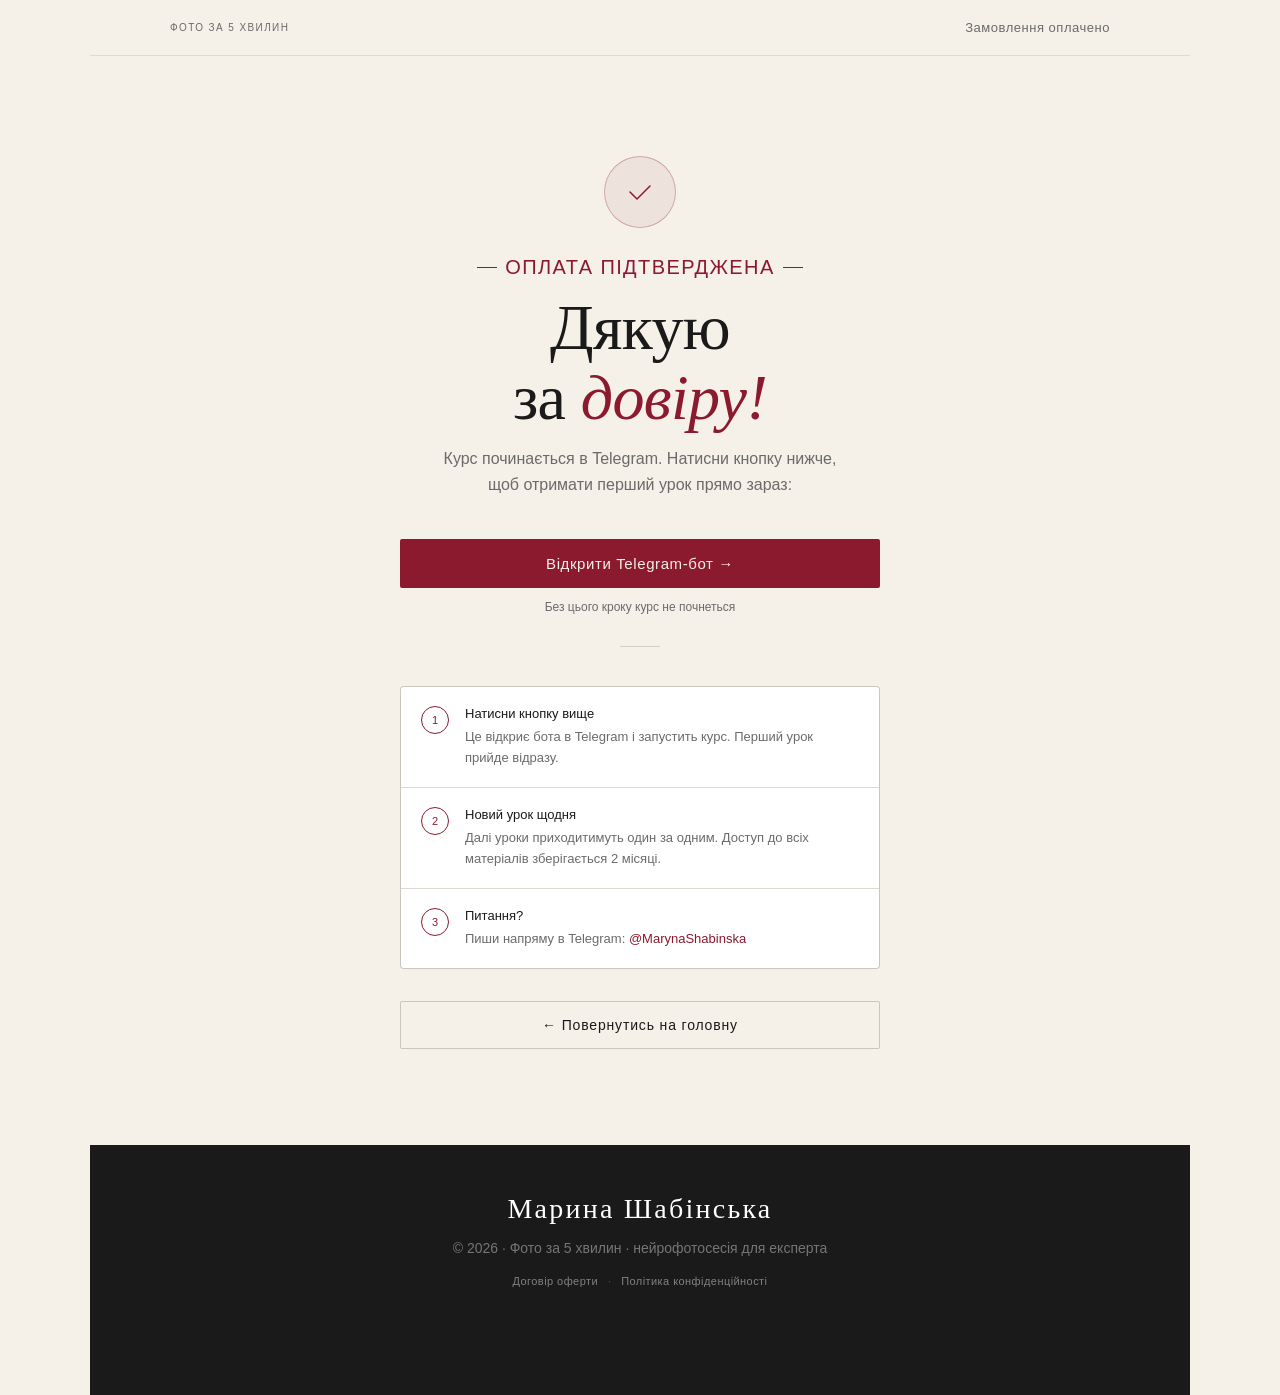
<file: thank-you.html>
<!DOCTYPE html>
<html lang="uk">
<head>
<meta charset="UTF-8">
<meta name="viewport" content="width=device-width, initial-scale=1.0">
<title>Дякуємо за покупку · Фото за 5 хвилин</title>
<!-- Meta Pixel Code -->
<script>
!function(f,b,e,v,n,t,s)
{if(f.fbq)return;n=f.fbq=function(){n.callMethod?
n.callMethod.apply(n,arguments):n.queue.push(arguments)};
if(!f._fbq)f._fbq=n;n.push=n;n.loaded=!0;n.version='2.0';
n.queue=[];t=b.createElement(e);t.async=!0;
t.src=v;s=b.getElementsByTagName(e)[0];
s.parentNode.insertBefore(t,s)}(window, document,'script',
'https://connect.facebook.net/en_US/fbevents.js');
fbq('init', '871716678655650');
fbq('track', 'PageView');

// Відправляємо Purchase тільки якщо прийшли від Stripe
if (new URLSearchParams(window.location.search).get('paid') === '1') {
  fbq('track', 'Purchase', {value: 11.00, currency: 'EUR', order_id: Date.now().toString()});
}
</script>
<noscript><img height="1" width="1" style="display:none"
src="https://www.facebook.com/tr?id=871716678655650&ev=Purchase&noscript=1"
/></noscript>
<!-- End Meta Pixel Code -->
<link rel="stylesheet" href="style.css">
<style>
  .ty-wrap {
    min-height: 100vh;
    display: flex;
    flex-direction: column;
  }

  .top-price--muted {
    color: var(--gray);
    font-weight: 300;
  }

  .ty-main {
    flex: 1;
    padding: 56px 24px 48px;
    display: flex;
    flex-direction: column;
    align-items: center;
    text-align: center;
  }

  .ty-icon {
    width: 72px;
    height: 72px;
    border-radius: 50%;
    border: 1px solid rgba(139,26,47,0.3);
    background: rgba(139,26,47,0.06);
    display: flex;
    align-items: center;
    justify-content: center;
    margin-bottom: 28px;
  }

  .ty-label {
    font-size: 10px;
    font-weight: 400;
    letter-spacing: 0.14em;
    text-transform: uppercase;
    color: var(--burgundy);
    margin-bottom: 14px;
    display: flex;
    align-items: center;
    gap: 8px;
  }

  .ty-label::before {
    content: '';
    display: inline-block;
    width: 20px;
    height: 0.5px;
    background: var(--burgundy);
  }

  .ty-label::after {
    content: '';
    display: inline-block;
    width: 20px;
    height: 0.5px;
    background: var(--burgundy);
  }

  .ty-label--lg {
    font-size: 20px;
    letter-spacing: 0.07em;
  }

  .ty-title {
    font-family: 'Cormorant Garamond', serif;
    font-size: 42px;
    font-weight: 300;
    line-height: 1.1;
    color: var(--black);
    margin-bottom: 12px;
    letter-spacing: -0.01em;
  }

  .ty-title em {
    font-style: italic;
    color: var(--burgundy);
  }

  .ty-subtitle {
    font-size: 15px;
    font-weight: 300;
    line-height: 1.65;
    color: var(--gray);
    margin-bottom: 40px;
    max-width: 320px;
  }

  .ty-divider {
    width: 40px;
    height: 0.5px;
    background: rgba(26,26,26,0.15);
    margin: 0 auto 40px;
  }

  .ty-steps {
    width: 100%;
    display: flex;
    flex-direction: column;
    gap: 1px;
    background: rgba(26,26,26,0.1);
    border: 0.5px solid rgba(26,26,26,0.1);
    border-radius: 4px;
    overflow: hidden;
    margin-bottom: 32px;
    text-align: left;
  }

  .ty-step {
    background: var(--white);
    padding: 18px 20px;
    display: flex;
    align-items: flex-start;
    gap: 16px;
  }

  .ty-step-num {
    width: 28px;
    height: 28px;
    border-radius: 50%;
    border: 0.5px solid var(--burgundy);
    display: flex;
    align-items: center;
    justify-content: center;
    font-size: 11px;
    font-weight: 400;
    color: var(--burgundy);
    flex-shrink: 0;
    margin-top: 1px;
  }

  .ty-step-content {}

  .ty-step-title {
    font-size: 13px;
    font-weight: 500;
    color: var(--black);
    margin-bottom: 4px;
    line-height: 1.4;
  }

  .ty-step-text {
    font-size: 13px;
    font-weight: 300;
    line-height: 1.6;
    color: var(--gray);
  }

  .ty-step-text a {
    color: var(--burgundy);
    text-decoration: none;
    font-weight: 400;
  }

  .ty-step-text a:hover {
    text-decoration: underline;
  }

  .ty-btn-wrap {
    width: 100%;
    margin-bottom: 16px;
  }

  .ty-btn-wrap--cta {
    margin-bottom: 12px;
  }

  .ty-btn-back {
    display: block;
    width: 100%;
    padding: 15px 24px;
    background: var(--cream);
    color: var(--black);
    border: 0.5px solid rgba(26,26,26,0.2);
    border-radius: 2px;
    font-family: 'Jost', sans-serif;
    font-size: 14px;
    font-weight: 400;
    letter-spacing: 0.06em;
    text-align: center;
    text-decoration: none;
    cursor: pointer;
    transition: background 0.2s;
  }

  .ty-btn-back:hover {
    background: rgba(26,26,26,0.05);
  }

  .ty-btn-primary {
    display: block;
    width: 100%;
    padding: 16px 24px;
    background: var(--burgundy);
    color: var(--cream);
    border: none;
    border-radius: 2px;
    font-family: 'Jost', sans-serif;
    font-size: 15px;
    font-weight: 500;
    letter-spacing: 0.04em;
    text-align: center;
    text-decoration: none;
    cursor: pointer;
    transition: opacity 0.2s;
  }

  .ty-btn-primary:hover {
    opacity: 0.88;
  }

  .ty-btn-pulse {
    box-shadow: 0 0 0 0 rgba(139,26,47,0.45);
    animation: ty-pulse 2.2s infinite;
  }

  @keyframes ty-pulse {
    0%   { box-shadow: 0 0 0 0 rgba(139,26,47,0.45); }
    70%  { box-shadow: 0 0 0 12px rgba(139,26,47,0); }
    100% { box-shadow: 0 0 0 0 rgba(139,26,47,0); }
  }

  .ty-btn-hint {
    font-size: 12px;
    font-weight: 300;
    color: var(--gray);
    text-align: center;
    margin-bottom: 32px;
  }

  /* Планшет */
  @media (min-width: 768px) {
    .ty-main { padding: 80px 48px 64px; }
    .ty-title { font-size: 56px; }
    .ty-subtitle { font-size: 16px; max-width: 400px; }
  }

  /* Десктоп */
  @media (min-width: 1024px) {
    .ty-main { padding: 100px 80px 80px; max-width: 640px; margin: 0 auto; }
    .ty-title { font-size: 64px; }
  }
</style>
</head>
<body>

<div class="ty-wrap">

  <!-- ТОП-БАР -->
  <div class="top-bar">
    <span class="top-tag">Фото за 5 хвилин</span>
    <span class="top-price top-price--muted">Замовлення оплачено</span>
  </div>

  <!-- ГОЛОВНИЙ БЛОК -->
  <div class="ty-main">

    <div class="ty-icon">
      <svg width="32" height="32" viewBox="0 0 32 32" fill="none">
        <path d="M6 16l7 7 13-13" stroke="#8B1A2F" stroke-width="1.5" stroke-linecap="round" stroke-linejoin="round"/>
      </svg>
    </div>

    <div class="ty-label ty-label--lg">Оплата підтверджена</div>

    <h1 class="ty-title">Дякую<br>за <em>довіру!</em></h1>

    <p class="ty-subtitle">Курс починається в Telegram. Натисни кнопку нижче, щоб отримати перший урок прямо зараз:</p>

    <div class="ty-btn-wrap ty-btn-wrap--cta">
      <a href="https://t.me/Course_AI_foto_bot?start=R2PjOOyhxeEA54ae" target="_blank" class="ty-btn-primary ty-btn-pulse">Відкрити Telegram-бот →</a>
    </div>
    <div class="ty-btn-hint">Без цього кроку курс не почнеться</div>

    <div class="ty-divider"></div>

    <div class="ty-steps">

      <div class="ty-step">
        <div class="ty-step-num">1</div>
        <div class="ty-step-content">
          <div class="ty-step-title">Натисни кнопку вище</div>
          <div class="ty-step-text">Це відкриє бота в Telegram і запустить курс. Перший урок прийде відразу.</div>
        </div>
      </div>

      <div class="ty-step">
        <div class="ty-step-num">2</div>
        <div class="ty-step-content">
          <div class="ty-step-title">Новий урок щодня</div>
          <div class="ty-step-text">Далі уроки приходитимуть один за одним. Доступ до всіх матеріалів зберігається 2 місяці.</div>
        </div>
      </div>

      <div class="ty-step">
        <div class="ty-step-num">3</div>
        <div class="ty-step-content">
          <div class="ty-step-title">Питання?</div>
          <div class="ty-step-text">Пиши напряму в Telegram: <a href="https://t.me/MarynaShabinska" target="_blank">@MarynaShabinska</a></div>
        </div>
      </div>

    </div>

    <div class="ty-btn-wrap">
      <a href="index.html" class="ty-btn-back">← Повернутись на головну</a>
    </div>

  </div>

  <!-- FOOTER -->
  <div class="footer">
    <div class="footer-logo">Марина Шабінська</div>
    <div class="footer-text">© 2026 · Фото за 5 хвилин · нейрофотосесія для експерта</div>
    <div class="footer-links">
      <a href="oferta.html">Договір оферти</a>
      <span>·</span>
      <a href="privacy.html">Політика конфіденційності</a>
    </div>
  </div>

</div>

</body>
</html>
</file>
<file: style.css>
* { margin: 0; padding: 0; box-sizing: border-box; }

:root {
  --cream: #F5F0E8;
  --black: #1A1A1A;
  --burgundy: #8B1A2F;
  --gray: #6B6B6B;
  --white: #FFFFFF;
}

body {
  background: var(--cream);
  color: var(--black);
  font-family: 'Jost', sans-serif;
  max-width: 390px;
  margin: 0 auto;
}

/* На більших екранах max-width розширюється через медіа-запити */

/* ── СПІЛЬНІ СТИЛІ ── */

.section { padding: 40px 24px 48px; }
.section-white { padding: 40px 24px 48px; background: var(--white); }

.section-label {
  font-size: 10px; font-weight: 400; letter-spacing: 0.14em;
  text-transform: uppercase; color: var(--burgundy);
  margin-bottom: 12px; display: flex; align-items: center; gap: 8px;
}

.section-label::before {
  content: ''; display: inline-block;
  width: 20px; height: 0.5px; background: var(--burgundy);
}

h2 {
  font-family: 'Cormorant Garamond', serif;
  font-size: 38px; font-weight: 300; line-height: 1.1;
  color: var(--black); margin-bottom: 28px; letter-spacing: -0.01em;
}

h2 em { font-style: italic; color: var(--burgundy); }

.btn, a.btn {
  background: var(--burgundy); color: white; border: none;
  padding: 15px 24px; font-family: 'Jost', sans-serif;
  font-size: 14px; font-weight: 400; letter-spacing: 0.06em;
  cursor: pointer; border-radius: 2px; flex: 1;
  text-align: center; display: block; width: 100%;
  text-decoration: none;
}

.cta-block { display: flex; align-items: center; gap: 16px; margin-bottom: 14px; }
.cta-block .btn { flex: 1; width: auto; display: block; }

.price-old { font-size: 15px; color: var(--gray); text-decoration: line-through; white-space: nowrap; }
.fine-print { font-size: 11px; font-weight: 300; color: var(--gray); line-height: 1.5; text-align: center; }
.screen-divider { height: 1px; background: rgba(26,26,26,0.07); }

/* ── ЕКРАН 1 ── */

.top-bar {
  padding: 16px 24px; display: flex; justify-content: space-between;
  align-items: center; border-bottom: 0.5px solid rgba(26,26,26,0.1);
}

.top-tag { font-size: 10px; font-weight: 400; letter-spacing: 0.14em; text-transform: uppercase; color: var(--gray); }
.top-price { font-size: 13px; font-weight: 500; color: var(--burgundy); letter-spacing: 0.04em; }

.photo-block {
  width: 100%;
  overflow: hidden;
}

.photo-block img {
  width: 100%;
  height: auto;
  display: block;
}


.photo-cell {
  background: #C8C0B4; display: flex; align-items: center;
  justify-content: center; flex-direction: column; gap: 6px;
}

.photo-cell.main { grid-row: 1 / 3; background: #BFB5A8; }
.photo-cell:nth-child(2) { background: #CEC8BC; }
.photo-cell:nth-child(3) { background: #D8D2C8; }

.photo-icon {
  width: 24px; height: 24px; border-radius: 50%;
  background: rgba(139,26,47,0.15); display: flex;
  align-items: center; justify-content: center;
}

.photo-label-cell { font-size: 9px; letter-spacing: 0.08em; text-transform: uppercase; color: rgba(26,26,26,0.4); }

.hero { padding: 28px 24px 0; }

.hero-label {
  display: inline-flex; align-items: center; gap: 8px;
  background: var(--burgundy); color: var(--cream);
  font-size: 13px; font-weight: 500; letter-spacing: 0.08em;
  text-transform: uppercase; padding: 7px 14px; border-radius: 3px;
  margin-bottom: 16px;
}

h1 {
  font-family: 'Cormorant Garamond', serif;
  font-size: 52px; font-weight: 300; line-height: 1.02;
  color: var(--black); margin-bottom: 20px; letter-spacing: -0.015em;
}

h1 em { font-style: italic; color: var(--burgundy); }

.hero-subline {
  font-family: 'Cormorant Garamond', serif;
  font-size: 19px; font-weight: 400; font-style: italic;
  line-height: 1.4; color: var(--black);
  margin-bottom: 10px;
}

.hero-subline-sm {
  font-family: 'Jost', sans-serif;
  font-size: 14px; font-weight: 300;
  line-height: 1.6; color: var(--gray);
  margin-bottom: 18px;
}

.hero-divider { width: 100%; height: 0.5px; background: rgba(26,26,26,0.12); margin-bottom: 20px; }

.pain { font-size: 15px; font-weight: 300; line-height: 1.65; color: var(--gray); margin-bottom: 14px; }
.promise { font-size: 16px; font-weight: 400; line-height: 1.6; color: var(--black); margin-bottom: 10px; }
.promise strong { font-weight: 500; }
.details { font-size: 14px; font-weight: 300; line-height: 1.65; color: var(--gray); margin-bottom: 28px; }

.old-vs-new-footer {
  font-size: 14px; font-weight: 500; color: var(--black);
  text-align: center; margin-top: 20px;
}

.benefits-list {
  display: flex; flex-direction: column; gap: 12px;
  margin-bottom: 20px;
}

.benefit-card {
  background: var(--white); border-radius: 4px;
  padding: 18px 20px; border-left: 2px solid var(--burgundy);
}

.benefit-title {
  font-family: 'Cormorant Garamond', serif;
  font-size: 18px; font-weight: 500; color: var(--black);
  margin-bottom: 6px;
}

.benefit-text {
  font-size: 13px; font-weight: 300; line-height: 1.6; color: var(--gray);
}

.benefits-footer {
  font-size: 14px; font-weight: 500; color: var(--burgundy);
  text-align: center; margin-top: 8px;
}

.transformation-intro {
  font-size: 14px; font-weight: 300; line-height: 1.65; color: var(--gray);
  margin-bottom: 28px;
}

.transformation-intro strong { font-weight: 500; color: var(--black); }

.transformation-list {
  display: flex; flex-direction: column; gap: 12px;
  margin-bottom: 24px;
}

.transformation-row {
  display: flex; flex-direction: column; gap: 8px;
  background: var(--white); border-radius: 4px; overflow: hidden;
}

.transformation-col { padding: 16px 18px; }
.transformation-col.before { background: rgba(26,26,26,0.025); }
.transformation-col.after { background: rgba(139,26,47,0.04); }

.transformation-label {
  display: flex; align-items: center; gap: 6px;
  font-size: 10px; font-weight: 500; letter-spacing: 0.1em;
  text-transform: uppercase; color: var(--gray); margin-bottom: 8px;
}

.transformation-col.after .transformation-label { color: var(--burgundy); }

.transformation-icon {
  font-size: 10px; color: var(--gray);
  width: 16px; height: 16px; border-radius: 50%;
  background: rgba(26,26,26,0.06);
  display: inline-flex; align-items: center; justify-content: center;
}
.transformation-icon.check { color: var(--burgundy); background: rgba(139,26,47,0.1); }

.transformation-quote {
  font-family: 'Cormorant Garamond', serif;
  font-size: 17px; font-weight: 500; font-style: italic;
  line-height: 1.35; color: var(--black); margin-bottom: 6px;
}

.transformation-note { font-size: 12px; font-weight: 300; color: var(--gray); line-height: 1.5; }

.transformation-arrow {
  display: flex; align-items: center; justify-content: center;
  font-size: 16px; color: var(--burgundy); padding: 2px 0;
  transform: rotate(90deg);
}

.transformation-footer {
  display: flex; align-items: flex-start; gap: 12px;
  background: var(--white); border-radius: 4px; padding: 18px 20px;
}

.transformation-footer-icon { font-size: 16px; color: var(--burgundy); flex-shrink: 0; margin-top: 2px; }
.transformation-footer-main { font-size: 14px; font-weight: 500; color: var(--black); margin-bottom: 4px; }
.transformation-footer-sub { font-size: 13px; font-weight: 300; color: var(--gray); }

@media (min-width: 640px) {
  .transformation-row {
    flex-direction: row; align-items: stretch;
  }
  .transformation-col { flex: 1; padding: 20px 24px; }
  .transformation-arrow { padding: 0 8px; flex-shrink: 0; transform: rotate(0deg); }
}

.locations-section {
  background: var(--white);
  border: 1px solid rgba(139,26,47,0.15);
  border-radius: 8px;
  margin: 0 16px;
  padding: 40px 24px !important;
  box-shadow: 0 4px 24px rgba(26,26,26,0.06);
}

@media (min-width: 1024px) {
  .locations-section { margin: 0; padding: 56px 64px !important; }
}

.locations-intro {
  font-family: 'Cormorant Garamond', serif;
  font-size: 26px; font-weight: 400; font-style: italic;
  line-height: 1.3; color: var(--black);
  margin-bottom: 28px;
}

.locations-grid {
  display: grid; grid-template-columns: 1fr 1fr; gap: 12px 16px;
  margin-bottom: 28px;
}

.location-item {
  display: flex; align-items: center; gap: 8px;
  font-size: 14px; font-weight: 400; color: var(--black);
}

.location-check { color: var(--burgundy); font-size: 13px; flex-shrink: 0; }

.locations-contrast {
  border-top: 0.5px solid rgba(26,26,26,0.1); padding-top: 20px;
}

.locations-before {
  font-size: 13px; font-weight: 300; color: var(--gray); line-height: 1.6;
  margin-bottom: 10px;
}

.locations-before-label { font-weight: 500; color: var(--black); }

.locations-now {
  font-family: 'Cormorant Garamond', serif;
  font-size: 20px; font-weight: 400; color: var(--black);
}

.locations-now em { font-style: italic; color: var(--burgundy); }

.guarantee-line {
  font-size: 11px; font-weight: 300; color: var(--gray); line-height: 1.5;
  padding: 14px 0 32px; border-top: 0.5px solid rgba(26,26,26,0.1);
  display: flex; align-items: flex-start; gap: 8px;
}

.scenario-section {
  background: var(--black);
  padding-top: 56px;
  padding-bottom: 56px;
}

.scenario-intro {
  font-family: 'Cormorant Garamond', serif;
  font-size: 22px; font-weight: 400; font-style: italic;
  line-height: 1.45; color: var(--cream);
  margin-bottom: 24px;
}

.scenario-lead {
  font-size: 14px; font-weight: 500; color: var(--cream);
  margin-bottom: 12px;
}

.scenario-section .block-body { background: rgba(245,240,232,0.06); }
.scenario-section .block-text { color: var(--cream); }
.scenario-section .block-icon { color: rgba(245,240,232,0.45); }
.scenario-section .block-icon.check { color: #D4A574; }
.scenario-section .block-item { border-bottom: 0.5px solid rgba(245,240,232,0.1); padding-bottom: 12px; margin-bottom: 12px; }
.scenario-section .block-item:last-child { border-bottom: none; padding-bottom: 0; margin-bottom: 0; }

.scenario-footer {
  font-family: 'Cormorant Garamond', serif;
  font-size: 20px; font-weight: 400; font-style: italic;
  color: #D4A574; text-align: center;
  margin-top: 24px;
}

.guarantee-line::before { content: '↺'; font-size: 13px; color: var(--burgundy); flex-shrink: 0; }

/* ── ЕКРАН 2 ── */

.items { display: flex; flex-direction: column; gap: 0; margin-bottom: 28px; }

.item {
  display: flex; align-items: flex-start; gap: 14px;
  padding: 16px 0; border-bottom: 0.5px solid rgba(26,26,26,0.1);
}

.item:first-child { border-top: 0.5px solid rgba(26,26,26,0.1); }

.item-check {
  width: 20px; height: 20px; border-radius: 50%;
  background: rgba(139,26,47,0.1); display: flex;
  align-items: center; justify-content: center; flex-shrink: 0; margin-top: 1px;
}

.item-text { font-size: 14px; font-weight: 300; line-height: 1.6; color: var(--black); }

.not-for { background: var(--white); border-radius: 4px; padding: 20px; }

.not-label {
  font-size: 10px; font-weight: 500; letter-spacing: 0.12em;
  text-transform: uppercase; color: var(--gray); margin-bottom: 14px;
}

.not-item { display: flex; align-items: flex-start; gap: 12px; margin-bottom: 10px; }
.not-item:last-child { margin-bottom: 0; }
.not-dash { font-size: 13px; color: var(--gray); flex-shrink: 0; margin-top: 2px; }
.not-text { font-size: 13px; font-weight: 300; line-height: 1.55; color: var(--gray); }

/* ── ЕКРАН 2.5: НЕ КУРС ДЛЯ AI-КРЕАТОРІВ ── */

.focus-section { background: var(--white); }

.focus-text {
  font-size: 15px; font-weight: 300; line-height: 1.65;
  color: var(--gray); margin-bottom: 24px;
}

.focus-compare {
  display: flex; flex-direction: column; gap: 16px;
}

.focus-col {
  background: var(--cream); border-radius: 4px; padding: 18px 20px;
  border-left: 2px solid var(--burgundy);
}

.focus-col-label {
  font-family: 'Jost', sans-serif; font-size: 11px; font-weight: 500;
  letter-spacing: 0.1em; text-transform: uppercase;
  color: var(--burgundy); margin-bottom: 8px;
}

.focus-col-text {
  font-size: 13px; font-weight: 300; line-height: 1.6; color: var(--black);
}

@media (min-width: 640px) {
  .focus-compare { flex-direction: row; gap: 20px; }
  .focus-col { flex: 1; }
}

/* ── ЕКРАН 3 ── */

.photo-wrap { width: 100%; overflow: hidden; position: relative; }
.photo-wrap img { width: 100%; height: 100%; object-fit: cover; object-position: center top; display: block; }

.photo-overlay {
  position: absolute; bottom: 0; left: 0; right: 0; height: 120px;
  background: linear-gradient(to bottom, transparent, var(--cream));
}

.name-sub { font-size: 13px; font-weight: 300; color: var(--gray); letter-spacing: 0.06em; margin-bottom: 24px; }

.stats {
  display: grid; grid-template-columns: 1fr 1fr; gap: 1px;
  background: rgba(26,26,26,0.1); border: 0.5px solid rgba(26,26,26,0.1);
  border-radius: 4px; overflow: hidden; margin-bottom: 24px;
}

.stat { background: var(--white); padding: 14px 16px; display: flex; flex-direction: column; gap: 4px; }
.stat-num { font-family: 'Cormorant Garamond', serif; font-size: 28px; font-weight: 300; color: var(--burgundy); line-height: 1; }
.stat-label { font-size: 11px; font-weight: 300; color: var(--gray); line-height: 1.4; }

.bio { font-size: 14px; font-weight: 300; line-height: 1.75; color: var(--black); margin-bottom: 20px; }

.bio-highlight {
  font-size: 15px; font-weight: 400; line-height: 1.65; color: var(--black);
  border-left: 2px solid var(--burgundy); padding-left: 16px;
}

/* ── ЕКРАН 4 ── */

.accordion {
  display: flex; flex-direction: column; gap: 1px;
  background: rgba(26,26,26,0.1); border: 0.5px solid rgba(26,26,26,0.1);
  border-radius: 4px; overflow: hidden;
}

.acc-item { background: var(--white); }

.acc-header {
  display: flex; align-items: center; gap: 14px;
  padding: 16px; cursor: pointer; user-select: none; transition: background 0.2s;
}

.acc-header:hover,
.acc-header.active { background: #FAF8F4; }

.acc-day {
  font-size: 10px; font-weight: 500; letter-spacing: 0.1em;
  text-transform: uppercase; color: var(--burgundy); min-width: 44px; flex-shrink: 0;
}

.acc-title { font-size: 14px; font-weight: 400; color: var(--black); line-height: 1.4; flex: 1; }

.acc-icon {
  width: 20px; height: 20px; border-radius: 50%;
  border: 0.5px solid rgba(26,26,26,0.2);
  display: flex; align-items: center; justify-content: center;
  flex-shrink: 0; transition: transform 0.3s;
}

.acc-header.active .acc-icon { transform: rotate(45deg); border-color: var(--burgundy); }

.acc-body { max-height: 0; overflow: hidden; transition: max-height 0.35s ease; }
.acc-body.open { max-height: 500px; }

.acc-inner { padding: 0 16px 18px 74px; display: flex; flex-direction: column; gap: 12px; }

.acc-section-title {
  font-size: 10px; font-weight: 500; letter-spacing: 0.1em;
  text-transform: uppercase; color: var(--gray); margin-bottom: 4px;
}

.acc-text { font-size: 13px; font-weight: 300; line-height: 1.6; color: var(--black); }

.acc-result {
  font-size: 13px; font-weight: 300; line-height: 1.6; color: var(--black);
  display: flex; align-items: flex-start; gap: 8px;
}

.acc-result::before { content: '✓'; color: var(--burgundy); font-size: 12px; flex-shrink: 0; margin-top: 1px; }

.acc-bonus {
  font-size: 12px; font-weight: 300; line-height: 1.6; color: var(--gray);
  background: var(--cream); border-radius: 3px; padding: 8px 12px;
  display: flex; align-items: flex-start; gap: 8px;
}

.acc-bonus::before { content: '★'; color: var(--burgundy); font-size: 11px; flex-shrink: 0; margin-top: 1px; }

.divider-inner { height: 0.5px; background: rgba(26,26,26,0.08); }

/* ── ЕКРАН 5 ── */

.steps { display: flex; flex-direction: column; gap: 0; margin-bottom: 32px; }

.step { display: flex; gap: 16px; padding-bottom: 24px; }
.step:last-child { padding-bottom: 0; }

.step-left { display: flex; flex-direction: column; align-items: center; flex-shrink: 0; }

.step-num {
  width: 32px; height: 32px; border-radius: 50%;
  border: 0.5px solid var(--burgundy);
  display: flex; align-items: center; justify-content: center;
  font-size: 12px; font-weight: 400; color: var(--burgundy);
}

.step-line { width: 0.5px; flex: 1; background: rgba(139,26,47,0.2); margin-top: 6px; }
.step:last-child .step-line { display: none; }

.step-content { padding-top: 6px; }
.step-title { font-size: 14px; font-weight: 500; color: var(--black); margin-bottom: 6px; line-height: 1.3; }
.step-text { font-size: 13px; font-weight: 300; line-height: 1.65; color: var(--gray); }

.highlight-block {
  background: var(--white); border-radius: 4px; padding: 20px;
  margin-bottom: 28px; border-left: 2px solid var(--burgundy);
}

.highlight-text { font-size: 14px; font-weight: 300; line-height: 1.7; color: var(--black); }

/* ── ЕКРАН 6 ── */

.block { border-radius: 4px; overflow: hidden; margin-bottom: 12px; }
.block-header { display: flex; align-items: center; gap: 10px; padding: 12px 16px; }
.block-header.before { background: #1A1A1A; }
.block-header.after { background: var(--burgundy); }
.block-tag { font-size: 10px; font-weight: 500; letter-spacing: 0.12em; text-transform: uppercase; color: rgba(255,255,255,0.6); }
.block-title { font-size: 14px; font-weight: 400; color: white; }
.block-body { background: var(--white); padding: 18px 16px; }

.block-item { display: flex; align-items: flex-start; gap: 10px; margin-bottom: 10px; }
.block-item:last-child { margin-bottom: 0; }
.block-icon { font-size: 13px; flex-shrink: 0; margin-top: 1px; color: var(--gray); }
.block-icon.check { color: var(--burgundy); }
.block-text { font-size: 13px; font-weight: 300; line-height: 1.6; color: var(--black); }

.budget-tag {
  display: block; background: rgba(26,26,26,0.06); border-radius: 2px;
  padding: 10px 16px; font-size: 13px; color: var(--black);
  margin-top: 14px; text-align: center; border: 0.5px solid rgba(26,26,26,0.1);
}

.budget-tag span { color: var(--burgundy); font-weight: 500; }

.vs-divider { display: flex; align-items: center; gap: 12px; margin: 16px 0; }
.vs-line { flex: 1; height: 0.5px; background: rgba(26,26,26,0.12); }
.vs-text { font-family: 'Cormorant Garamond', serif; font-size: 20px; font-weight: 300; font-style: italic; color: var(--gray); }

.summary { background: var(--burgundy); border-radius: 4px; padding: 20px; margin-top: 20px; text-align: center; }
.summary-text { font-size: 15px; font-weight: 300; line-height: 1.65; color: white; }
.summary-text strong { font-weight: 500; display: block; font-size: 17px; margin-bottom: 6px; }

/* ── ЕКРАН 8 ── */

.guarantee-block {
  background: var(--white); border-radius: 4px; padding: 28px 24px;
  margin-bottom: 24px; border: 0.5px solid rgba(26,26,26,0.1);
}

.guarantee-icon {
  width: 52px; height: 52px; border-radius: 50%;
  border: 1px solid rgba(139,26,47,0.3); background: rgba(139,26,47,0.06);
  display: flex; align-items: center; justify-content: center; margin-bottom: 20px;
}

.guarantee-title { font-size: 17px; font-weight: 400; color: var(--black); margin-bottom: 12px; line-height: 1.4; }
.guarantee-title span { color: var(--burgundy); font-weight: 500; }
.guarantee-text { font-size: 14px; font-weight: 300; line-height: 1.75; color: var(--gray); }

.g-divider { height: 0.5px; background: rgba(26,26,26,0.1); margin: 20px 0; }

.points { display: flex; flex-direction: column; gap: 14px; }
.point { display: flex; align-items: flex-start; gap: 12px; }

.point-icon {
  width: 22px; height: 22px; border-radius: 50%;
  border: 1px solid rgba(139,26,47,0.3); background: rgba(139,26,47,0.06);
  display: flex; align-items: center; justify-content: center; flex-shrink: 0; margin-top: 1px;
}

.point-text { font-size: 13px; font-weight: 300; line-height: 1.6; color: var(--black); }

/* ── ЕКРАН 9 ── */

.faq-accordion { display: flex; flex-direction: column; border-top: 0.5px solid rgba(26,26,26,0.12); }
.faq-item { border-bottom: 0.5px solid rgba(26,26,26,0.12); }

.faq-header {
  display: flex; align-items: flex-start; justify-content: space-between;
  gap: 14px; padding: 18px 0; cursor: pointer; user-select: none;
}

.faq-question { font-size: 14px; font-weight: 400; color: var(--black); line-height: 1.5; flex: 1; }
.faq-header.active .faq-question { color: var(--burgundy); }

.faq-icon {
  width: 22px; height: 22px; border-radius: 50%;
  border: 0.5px solid rgba(26,26,26,0.2);
  display: flex; align-items: center; justify-content: center;
  flex-shrink: 0; margin-top: 1px; transition: transform 0.3s, border-color 0.3s;
}

.faq-header.active .faq-icon { transform: rotate(45deg); border-color: var(--burgundy); }

.faq-body { max-height: 0; overflow: hidden; transition: max-height 0.35s ease; }
.faq-body.open { max-height: 300px; }

.faq-answer { font-size: 13px; font-weight: 300; line-height: 1.75; color: var(--gray); padding-bottom: 18px; }

/* ── ДАТА СТАРТУ ── */

.start-date {
  font-size: 12px;
  font-weight: 400;
  letter-spacing: 0.08em;
  text-transform: uppercase;
  color: var(--gray);
  margin-bottom: 16px;
  display: inline-flex;
  align-items: center;
  gap: 6px;
  border: 0.5px solid rgba(139,26,47,0.2);
  border-radius: 2px;
  padding: 5px 10px;
  background: rgba(139,26,47,0.04);
}

.date-cta {
  font-size: 12px;
  font-weight: 300;
  color: var(--gray);
  text-align: center;
  margin-bottom: 14px;
  letter-spacing: 0.02em;
}

.date-cta span {
  color: var(--burgundy);
  font-weight: 500;
}



/* ── ТАЙМЕР ── */

.timer-section {
  padding: 40px 24px 48px;
  background: var(--black);
  text-align: center;
}

.timer-label {
  font-size: 11px;
  font-weight: 400;
  letter-spacing: 0.14em;
  text-transform: uppercase;
  color: rgba(255,255,255,0.45);
  margin-bottom: 24px;
}

.timer-wrap {
  display: flex;
  align-items: center;
  justify-content: center;
  gap: 8px;
  margin-bottom: 4px;
}

.timer-unit {
  display: flex;
  flex-direction: column;
  align-items: center;
  gap: 6px;
}

.timer-num {
  font-family: 'Cormorant Garamond', serif;
  font-size: 56px;
  font-weight: 300;
  color: white;
  line-height: 1;
  min-width: 72px;
  text-align: center;
}

.timer-sep {
  font-family: 'Cormorant Garamond', serif;
  font-size: 48px;
  font-weight: 300;
  color: var(--burgundy);
  line-height: 1;
  margin-bottom: 20px;
}

.timer-caption {
  font-size: 10px;
  font-weight: 400;
  letter-spacing: 0.1em;
  text-transform: uppercase;
  color: rgba(255,255,255,0.35);
}

.timer-section .cta-block { margin-top: 24px; }
.timer-section .cta-block .btn { background: #C4354F; }
.timer-section .price-old { color: rgba(255,255,255,0.4); }

/* ── ПЛАВАЮЧА КНОПКА ── */

.float-btn-wrap {
  position: fixed;
  bottom: -100px;
  left: 50%;
  transform: translateX(-50%);
  width: 100%;
  max-width: 390px;
  z-index: 999;
  transition: bottom 0.3s ease-in-out;
}

.float-btn-wrap.visible { bottom: 0; }

.float-btn, a.float-btn {
  width: 100%;
  padding: 18px 24px;
  background: var(--burgundy);
  color: white;
  border: none;
  font-family: 'Jost', sans-serif;
  font-size: 15px;
  font-weight: 500;
  letter-spacing: 0.04em;
  cursor: pointer;
  display: flex;
  align-items: center;
  justify-content: center;
  gap: 4px;
  box-shadow: 0 -4px 20px rgba(139,26,47,0.3);
  text-decoration: none;
}

.footer { background: var(--black); padding: 32px 24px 88px; text-align: center; }

.footer-logo {
  font-family: 'Cormorant Garamond', serif;
  font-size: 20px; font-weight: 300; color: white;
  letter-spacing: 0.08em; margin-bottom: 8px;
}

.footer-text { font-size: 11px; font-weight: 300; color: rgba(255,255,255,0.4); line-height: 1.6; }

/* ══════════════════════════════════════
   АДАПТИВ — ПЛАНШЕТ (768px+)
══════════════════════════════════════ */

@media (min-width: 768px) {
  body {
    max-width: 768px;
  }

  .section { padding: 56px 48px 64px; }

  h1 { font-size: 64px; }
  h2 { font-size: 52px; margin-bottom: 36px; }

  /* Екран 1 */
  .top-bar { padding: 20px 48px; }



  .hero { padding: 40px 48px 0; }

  .pain { font-size: 17px; }
  .promise { font-size: 18px; }
  .details { font-size: 16px; }

  .btn { font-size: 16px; padding: 18px 32px; }
  .price-old { font-size: 17px; }

  /* Екран 2 */
  .item-text { font-size: 16px; }
  .not-text { font-size: 15px; }

  /* Екран 3 — автор */
  .photo-wrap { height: 500px; }

  .stats { grid-template-columns: repeat(4, 1fr); }
  .stat-num { font-size: 34px; }
  .stat-label { font-size: 12px; }
  .bio { font-size: 16px; }
  .bio-highlight { font-size: 17px; }

  /* Екран 4 — акордеон */
  .acc-title { font-size: 16px; }
  .acc-text { font-size: 14px; }
  .acc-result { font-size: 14px; }
  .acc-bonus { font-size: 13px; }

  /* Екран 5 */
  .step-title { font-size: 16px; }
  .step-text { font-size: 15px; }
  .highlight-text { font-size: 16px; }

  /* Екран 6 */
  .block-text { font-size: 15px; }
  .budget-tag { font-size: 15px; }
  .summary-text { font-size: 17px; }
  .summary-text strong { font-size: 20px; }

  /* Гарантія */
  .guarantee-title { font-size: 20px; }
  .guarantee-text { font-size: 16px; }
  .point-text { font-size: 15px; }

  /* FAQ */
  .faq-question { font-size: 16px; }
  .faq-answer { font-size: 15px; }

  /* Таймер */
  .timer-num { font-size: 72px; min-width: 90px; }
  .timer-sep { font-size: 60px; }

  /* Плаваюча кнопка */
  .float-btn-wrap { max-width: 768px; }
  .float-btn { font-size: 17px; padding: 20px 32px; }

  /* Footer */
  .footer-logo { font-size: 24px; }
  .footer-text { font-size: 13px; }
}

/* ══════════════════════════════════════
   АДАПТИВ — ДЕСКТОП (1024px+)
══════════════════════════════════════ */

@media (min-width: 1024px) {
  body {
    max-width: 1100px;
    background: var(--cream);
  }

  .section { padding: 72px 80px 80px; }

  h1 { font-size: 80px; }
  h2 { font-size: 64px; margin-bottom: 40px; }

  /* Топ-бар */
  .top-bar { padding: 20px 80px; }

  /* Екран 1 — двоколонковий layout */
  .hero-desktop {
    display: grid;
    grid-template-columns: 1fr 1fr;
    gap: 64px;
    align-items: start;
    padding: 56px 80px 0;
  }

  .photo-block {
    width: 100%;
  }
  .photo-block img {
    width: 100%;
    height: auto;
    display: block;
  }

  .hero {
    padding: 56px 80px 0;
  }

  /* Екран 2 — двоколонковий */
  .items {
    display: grid;
    grid-template-columns: 1fr 1fr;
    gap: 0 32px;
  }

  .item:nth-child(1),
  .item:nth-child(3),
  .item:nth-child(5) {
    border-right: 0.5px solid rgba(26,26,26,0.08);
    padding-right: 32px;
  }

  /* Екран 3 — автор: фото і текст поруч */
  .author-desktop {
    display: grid;
    grid-template-columns: 380px 1fr;
    gap: 0;
    align-items: stretch;
  }

  .photo-wrap {
    height: 100%;
    min-height: 500px;
  }

  .author-content {
    padding: 56px 80px;
  }

  /* Статистика в 2 рядки по 2 */
  .stats { grid-template-columns: repeat(2, 1fr); }

  /* Екран 4 — акордеон ширший */
  .acc-inner { padding-left: 80px; }

  /* Екран 5 — кроки в 2 колонки */
  .steps {
    display: grid;
    grid-template-columns: 1fr 1fr;
    gap: 0 48px;
  }

  .step { padding-bottom: 32px; }

  /* Екран 6 — до/після поруч */
  .before-after-wrap {
    display: grid;
    grid-template-columns: 1fr auto 1fr;
    gap: 0;
    align-items: start;
  }

  .vs-divider {
    flex-direction: column;
    margin: 0 16px;
    height: 100%;
  }

  .vs-line {
    flex: 1;
    width: 0.5px;
    height: auto;
  }

  /* Таймер */
  .timer-num { font-size: 88px; min-width: 110px; }
  .timer-sep { font-size: 72px; }
  .timer-section .cta-block { max-width: 480px; margin: 24px auto 0; }

  /* FAQ — двоколонковий */
  .faq-accordion {
    display: grid;
    grid-template-columns: 1fr 1fr;
    gap: 0 48px;
    border-top: none;
  }

  .faq-item {
    border-top: 0.5px solid rgba(26,26,26,0.12);
  }

  /* Плаваюча кнопка */
  .float-btn-wrap {
    max-width: 480px;
    left: 50%;
    transform: translateX(-50%);
    border-radius: 2px 2px 0 0;
    overflow: hidden;
  }

  .float-btn { font-size: 18px; padding: 22px 40px; }

  /* Footer */
  .footer { padding: 48px 80px 108px; }
  .footer-logo { font-size: 28px; margin-bottom: 12px; }
  .footer-text { font-size: 14px; }
}

/* ── БЛОК АВТОРА — базовий (мобіль) ── */

.author-section {
  display: block;
}

.author-photo-col .photo-wrap {
  height: 420px;
  overflow: hidden;
  position: relative;
}

.author-photo-col .photo-wrap img {
  width: 100%;
  height: 100%;
  object-fit: cover;
  object-position: center top;
  display: block;
}

.author-text-col {
  padding: 28px 24px 48px;
}

/* Планшет — фото трохи менше, текст ширший */
@media (min-width: 768px) {
  .author-photo-col .photo-wrap { height: 500px; }
  .author-text-col { padding: 40px 48px 64px; }
}

/* Десктоп — дві колонки поруч */
@media (min-width: 1024px) {
  .author-section {
    display: grid;
    grid-template-columns: 420px 1fr;
    align-items: stretch;
    min-height: 600px;
  }

  .author-photo-col { overflow: hidden; }

  .author-photo-col .photo-wrap {
    height: 100%;
    min-height: 600px;
  }

  .author-photo-col .photo-wrap .photo-overlay {
    background: linear-gradient(to right, transparent, var(--cream));
    top: 0; bottom: 0; right: 0;
    width: 80px;
    height: 100%;
    left: auto;
  }

  .author-text-col {
    padding: 56px 80px;
    display: flex;
    flex-direction: column;
    justify-content: center;
  }

  .author-text-col .stats {
    grid-template-columns: 1fr 1fr;
  }
}

/* ── FOOTER LINKS ── */
.footer-links {
  margin-top: 16px;
  display: flex;
  align-items: center;
  justify-content: center;
  gap: 10px;
  flex-wrap: wrap;
}

.footer-links a {
  font-size: 11px;
  font-weight: 300;
  color: rgba(255,255,255,0.45);
  text-decoration: none;
  letter-spacing: 0.04em;
  transition: color 0.2s;
}

.footer-links a:hover { color: rgba(255,255,255,0.8); }

.footer-links span {
  font-size: 11px;
  color: rgba(255,255,255,0.2);
}

/* ── GALLERY CAROUSEL ── */
.gallery-section { padding-bottom: 8px; }

.gallery-subtitle {
  font-family: 'Jost', sans-serif;
  font-size: 14px;
  font-weight: 300;
  color: var(--gray);
  text-align: center;
  margin: -8px 0 24px;
  letter-spacing: 0.02em;
}

.results-intro {
  font-family: 'Jost', sans-serif;
  font-size: 14px;
  font-weight: 300;
  color: var(--gray);
  text-align: center;
  margin: -8px 0 28px;
  letter-spacing: 0.02em;
  line-height: 1.6;
}

/* CAROUSEL WRAPPER */
.gallery-carousel {
  overflow: hidden;
  margin: 0 -24px;
  cursor: grab;
  user-select: none;
}
.gallery-carousel:active { cursor: grabbing; }

.gallery-track {
  display: flex;
  transition: transform 0.4s cubic-bezier(0.4, 0, 0.2, 1);
  will-change: transform;
}

/* CARD — mobile: vertical stack */
.gallery-card {
  flex-shrink: 0;
  width: calc(100vw - 48px);
  margin: 0 8px;
  background: #fff;
  border: 1px solid #E8E2D9;
  overflow: hidden;
  display: flex;
  flex-direction: column;
}

/* IMAGE — square 1:1, like Instagram post */
.gallery-img-wrap {
  width: 100%;
  aspect-ratio: 1 / 1;
  overflow: hidden;
  background: #EDE8DF;
  flex-shrink: 0;
}
.gallery-img-wrap img {
  width: 100%;
  height: 100%;
  object-fit: cover;
  display: block;
}

/* TEXT BLOCK — below image on mobile */
.gallery-card-info {
  padding: 18px 20px 22px;
  border-top: 1px solid #E8E2D9;
  display: flex;
  flex-direction: column;
  justify-content: center;
}

.gallery-tag {
  font-family: 'Jost', sans-serif;
  font-size: 10px;
  font-weight: 400;
  letter-spacing: 0.12em;
  text-transform: uppercase;
  color: var(--burgundy);
  margin-bottom: 5px;
}

.gallery-name {
  font-family: 'Cormorant Garamond', serif;
  font-size: 22px;
  font-weight: 400;
  color: #1A1A1A;
  letter-spacing: 0.01em;
  line-height: 1.1;
  margin-bottom: 3px;
}

.gallery-role {
  font-family: 'Jost', sans-serif;
  font-size: 12px;
  font-weight: 300;
  color: var(--gray);
  margin-bottom: 10px;
}

.gallery-desc {
  font-family: 'Jost', sans-serif;
  font-size: 13px;
  font-weight: 300;
  color: var(--gray);
  line-height: 1.6;
}

/* NAV */
.gallery-nav {
  display: flex;
  align-items: center;
  justify-content: center;
  gap: 14px;
  margin-top: 20px;
}

.gallery-btn {
  width: 38px;
  height: 38px;
  border-radius: 50%;
  border: 1px solid #E8E2D9;
  background: #fff;
  color: #1A1A1A;
  display: flex;
  align-items: center;
  justify-content: center;
  cursor: pointer;
  transition: border-color 0.2s, color 0.2s;
  flex-shrink: 0;
}
.gallery-btn:hover { border-color: var(--burgundy); color: var(--burgundy); }
.gallery-btn:disabled { opacity: 0.25; cursor: default; }

.gallery-dots {
  display: flex;
  gap: 6px;
  align-items: center;
}
.gallery-dot {
  width: 6px;
  height: 6px;
  border-radius: 50%;
  background: #D9D3CA;
  transition: all 0.25s;
  cursor: pointer;
}
.gallery-dot.active {
  background: var(--burgundy);
  width: 18px;
  border-radius: 3px;
}

.gallery-note {
  font-family: 'Jost', sans-serif;
  font-size: 11px;
  font-weight: 300;
  color: var(--gray);
  text-align: center;
  margin-top: 20px;
  letter-spacing: 0.04em;
  opacity: 0.65;
}

.norm-section { text-align: center; }

.norm-timeline {
  display: flex; flex-direction: column; gap: 10px;
  margin-bottom: 32px;
}

.norm-row {
  display: flex; align-items: center; justify-content: center; gap: 12px;
  font-size: 13px; font-weight: 300; color: var(--gray);
  flex-wrap: wrap;
}

.norm-old { color: var(--gray); }
.norm-arrow { color: var(--burgundy); font-size: 13px; }
.norm-new { color: var(--black); font-weight: 500; }

.norm-title {
  font-family: 'Cormorant Garamond', serif;
  font-size: 32px; font-weight: 400; line-height: 1.2;
  color: var(--black); margin-bottom: 20px;
}

.norm-title em { font-style: italic; color: var(--burgundy); }

.norm-text {
  font-size: 14px; font-weight: 300; line-height: 1.65; color: var(--gray);
  max-width: 480px; margin: 0 auto;
}

/* ── УЖЕ ЧЕРЕЗ 5 ДНІВ ── */

.five-days-section { background: var(--white); }

/* ── КАРУСЕЛЬ ДО/ПІСЛЯ ── */

.before-after-section { padding-bottom: 8px; }

.ba-carousel {
  position: relative; overflow: hidden;
  margin: 0 -24px;
}

.ba-track {
  display: flex;
  transition: transform 0.35s ease;
  will-change: transform;
}

.ba-card {
  min-width: 100%; box-sizing: border-box;
  padding: 0 24px;
}

.ba-img-wrap {
  width: 100%; aspect-ratio: 1 / 1;
  overflow: hidden; border-radius: 4px;
  margin-bottom: 16px;
  background: rgba(26,26,26,0.04);
}

.ba-img-wrap img {
  width: 100%; height: 100%;
  object-fit: cover; object-position: center top;
  display: block;
}

.ba-card-info { padding: 0 4px; }

.ba-tag {
  display: inline-block;
  font-size: 10px; font-weight: 500;
  letter-spacing: 0.1em; text-transform: uppercase;
  padding: 4px 10px; border-radius: 2px;
  margin-bottom: 10px;
}

.ba-tag--before {
  background: rgba(26,26,26,0.07);
  color: var(--gray);
}

.ba-tag--after {
  background: rgba(139,26,47,0.1);
  color: var(--burgundy);
}

.ba-caption {
  font-size: 14px; font-weight: 300; color: var(--gray);
  line-height: 1.6;
}

.ba-nav {
  display: flex; align-items: center; justify-content: center;
  gap: 16px; padding: 24px 24px 32px;
}

.ba-btn {
  width: 40px; height: 40px; border-radius: 50%;
  border: 0.5px solid rgba(26,26,26,0.2);
  background: var(--white); color: var(--black);
  font-size: 20px; cursor: pointer;
  display: flex; align-items: center; justify-content: center;
  transition: border-color 0.2s;
  flex-shrink: 0;
}

.ba-btn:hover { border-color: var(--burgundy); color: var(--burgundy); }
.ba-btn:disabled { opacity: 0.25; cursor: default; }

.ba-dots {
  display: flex; gap: 8px; align-items: center;
}

.ba-dot {
  width: 6px; height: 6px; border-radius: 50%;
  background: rgba(26,26,26,0.2); cursor: pointer;
  transition: background 0.2s, transform 0.2s;
}

.ba-dot.active {
  background: var(--burgundy); transform: scale(1.3);
}

.ba-note {
  font-size: 11px; font-weight: 300; color: var(--gray);
  text-align: center; padding: 0 24px 32px;
  opacity: 0.65; letter-spacing: 0.04em;
}

@media (min-width: 640px) {
  .ba-img-wrap { aspect-ratio: 3 / 4; }
}

@media (min-width: 1024px) {
  .ba-carousel { margin: 0; }
  .ba-card { min-width: 380px; padding: 0; }
  .ba-track { gap: 24px; }
  .ba-img-wrap { aspect-ratio: 2 / 3; }
}

.five-days-list {
  display: flex; flex-direction: column; gap: 0;
  margin-top: 4px;
}

.five-days-item {
  display: flex; align-items: center; gap: 14px;
  padding: 16px 0;
  border-bottom: 0.5px solid rgba(26,26,26,0.1);
}

.five-days-item:first-child { border-top: 0.5px solid rgba(26,26,26,0.1); }

.five-days-icon {
  width: 28px; height: 28px; border-radius: 50%;
  background: rgba(139,26,47,0.1);
  display: flex; align-items: center; justify-content: center;
  font-size: 13px; color: var(--burgundy); flex-shrink: 0;
}

.five-days-text { font-size: 15px; font-weight: 400; color: var(--black); line-height: 1.4; }

/* ── НАЙВАЖЛИВІШЕ ── */

.important-section { text-align: center; }

.important-lead {
  font-size: 14px; font-weight: 300; color: var(--gray); line-height: 1.65;
  margin-bottom: 20px;
}

.important-quote {
  font-family: 'Cormorant Garamond', serif;
  font-size: 22px; font-weight: 400; font-style: italic;
  color: var(--burgundy); line-height: 1.35;
  margin-bottom: 28px;
}

.important-divider {
  width: 40px; height: 0.5px;
  background: rgba(26,26,26,0.2);
  margin: 0 auto 24px;
}

.important-values {
  font-size: 13px; font-weight: 500; color: var(--gray);
  letter-spacing: 0.06em; text-transform: uppercase;
  margin-bottom: 12px;
}

.important-conclusion {
  font-family: 'Cormorant Garamond', serif;
  font-size: 26px; font-weight: 400; line-height: 1.3;
  color: var(--black); font-style: italic;
}

/* DESKTOP: card becomes horizontal */
@media (min-width: 640px) {
  .gallery-carousel {
    margin: 0;
    overflow: hidden;
  }

  .gallery-card {
    flex-direction: row;
    width: 100%;
    margin: 0;
    min-height: 340px;
  }

  .gallery-img-wrap {
    width: 46%;
    aspect-ratio: unset;
    flex-shrink: 0;
  }

  .gallery-card-info {
    flex: 1;
    padding: 36px 40px;
    border-top: none;
    border-left: 1px solid #E8E2D9;
  }

  .gallery-name { font-size: 28px; margin-bottom: 5px; }
  .gallery-role { font-size: 13px; margin-bottom: 14px; }
  .gallery-desc { font-size: 14px; }
}
</file>
